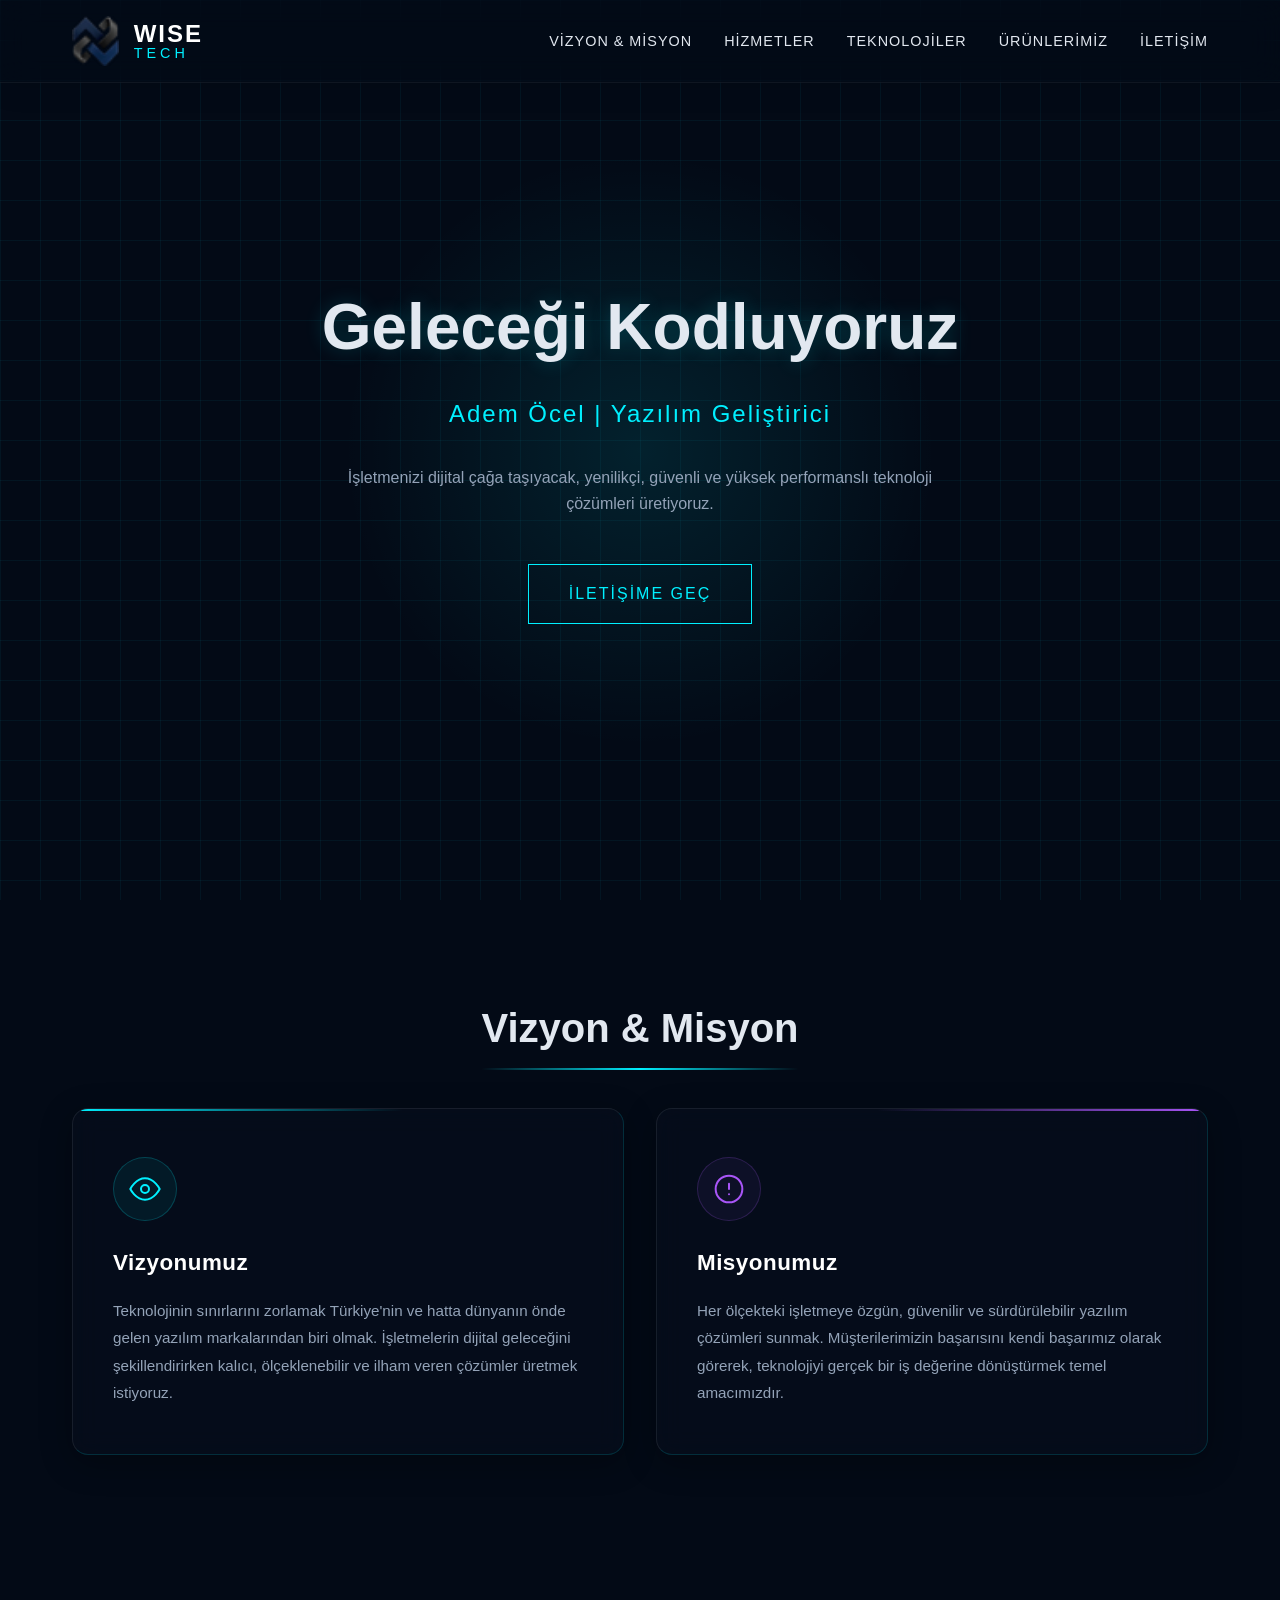
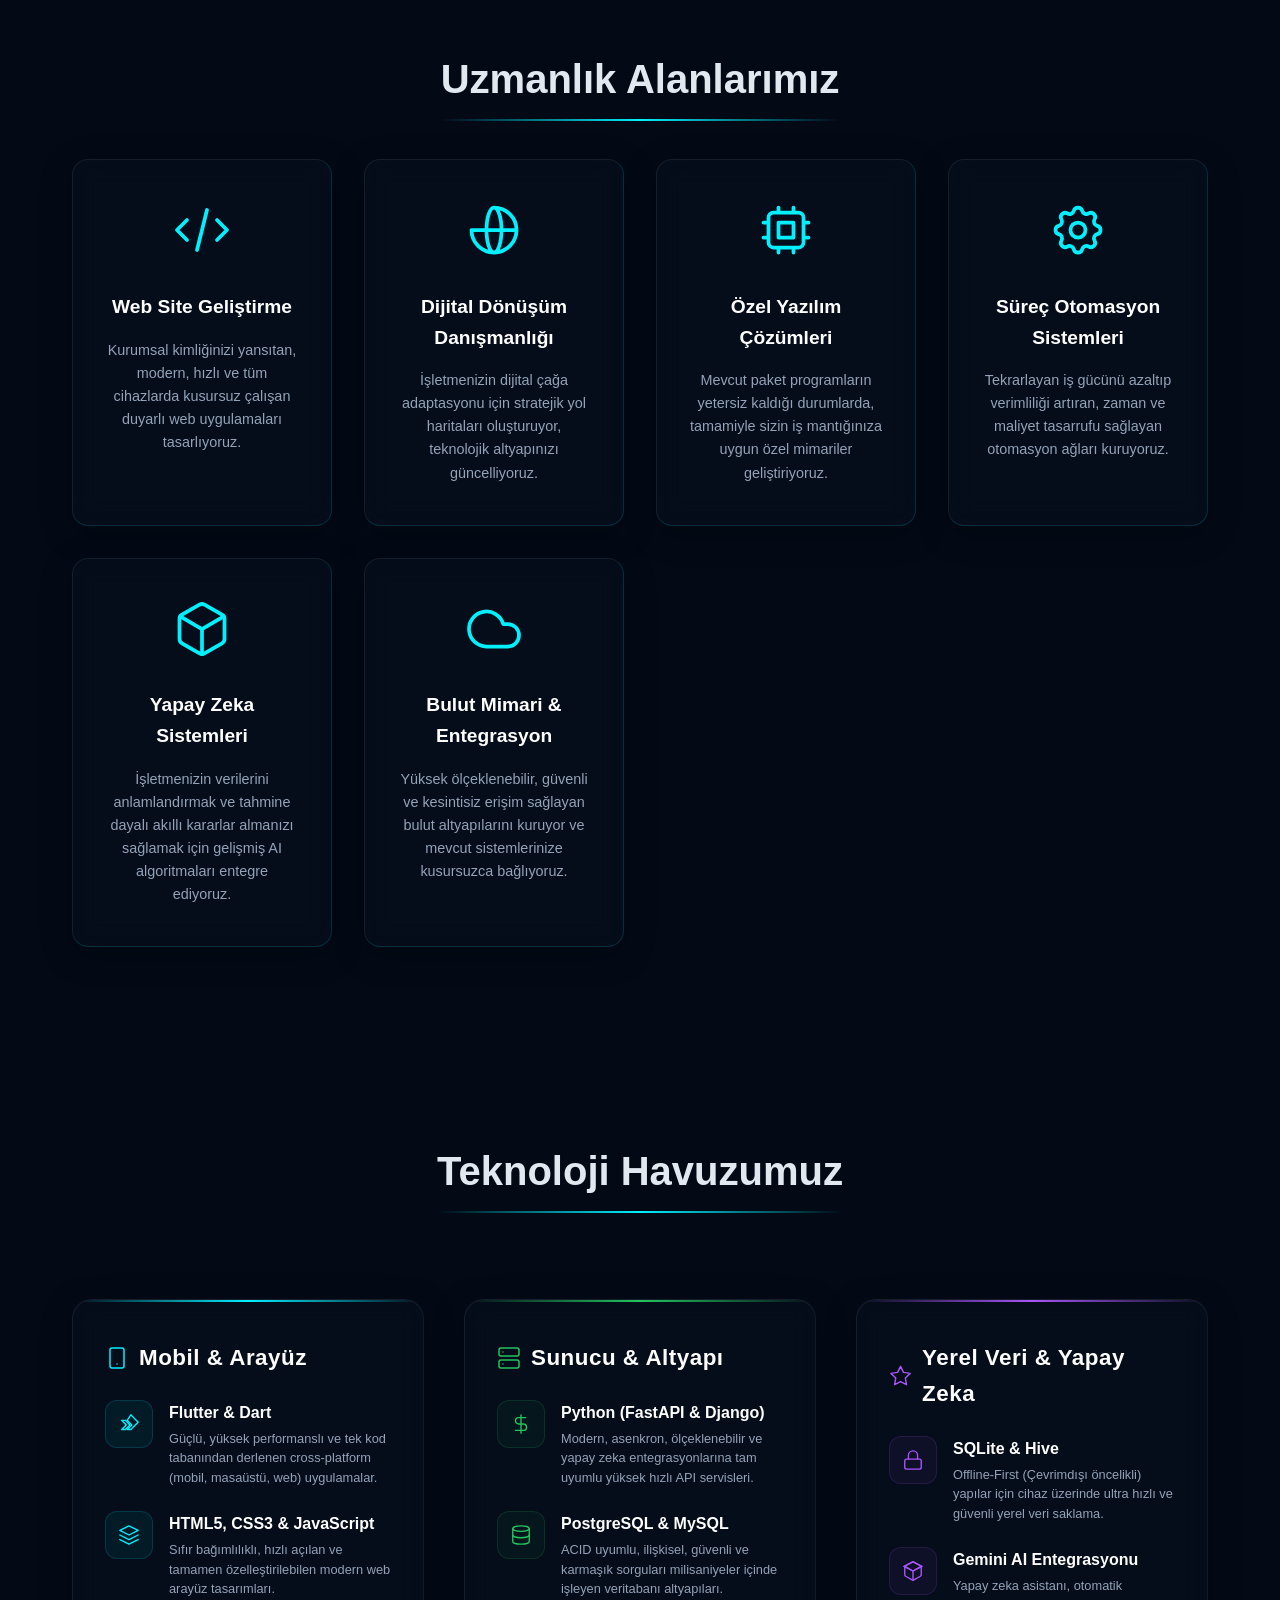
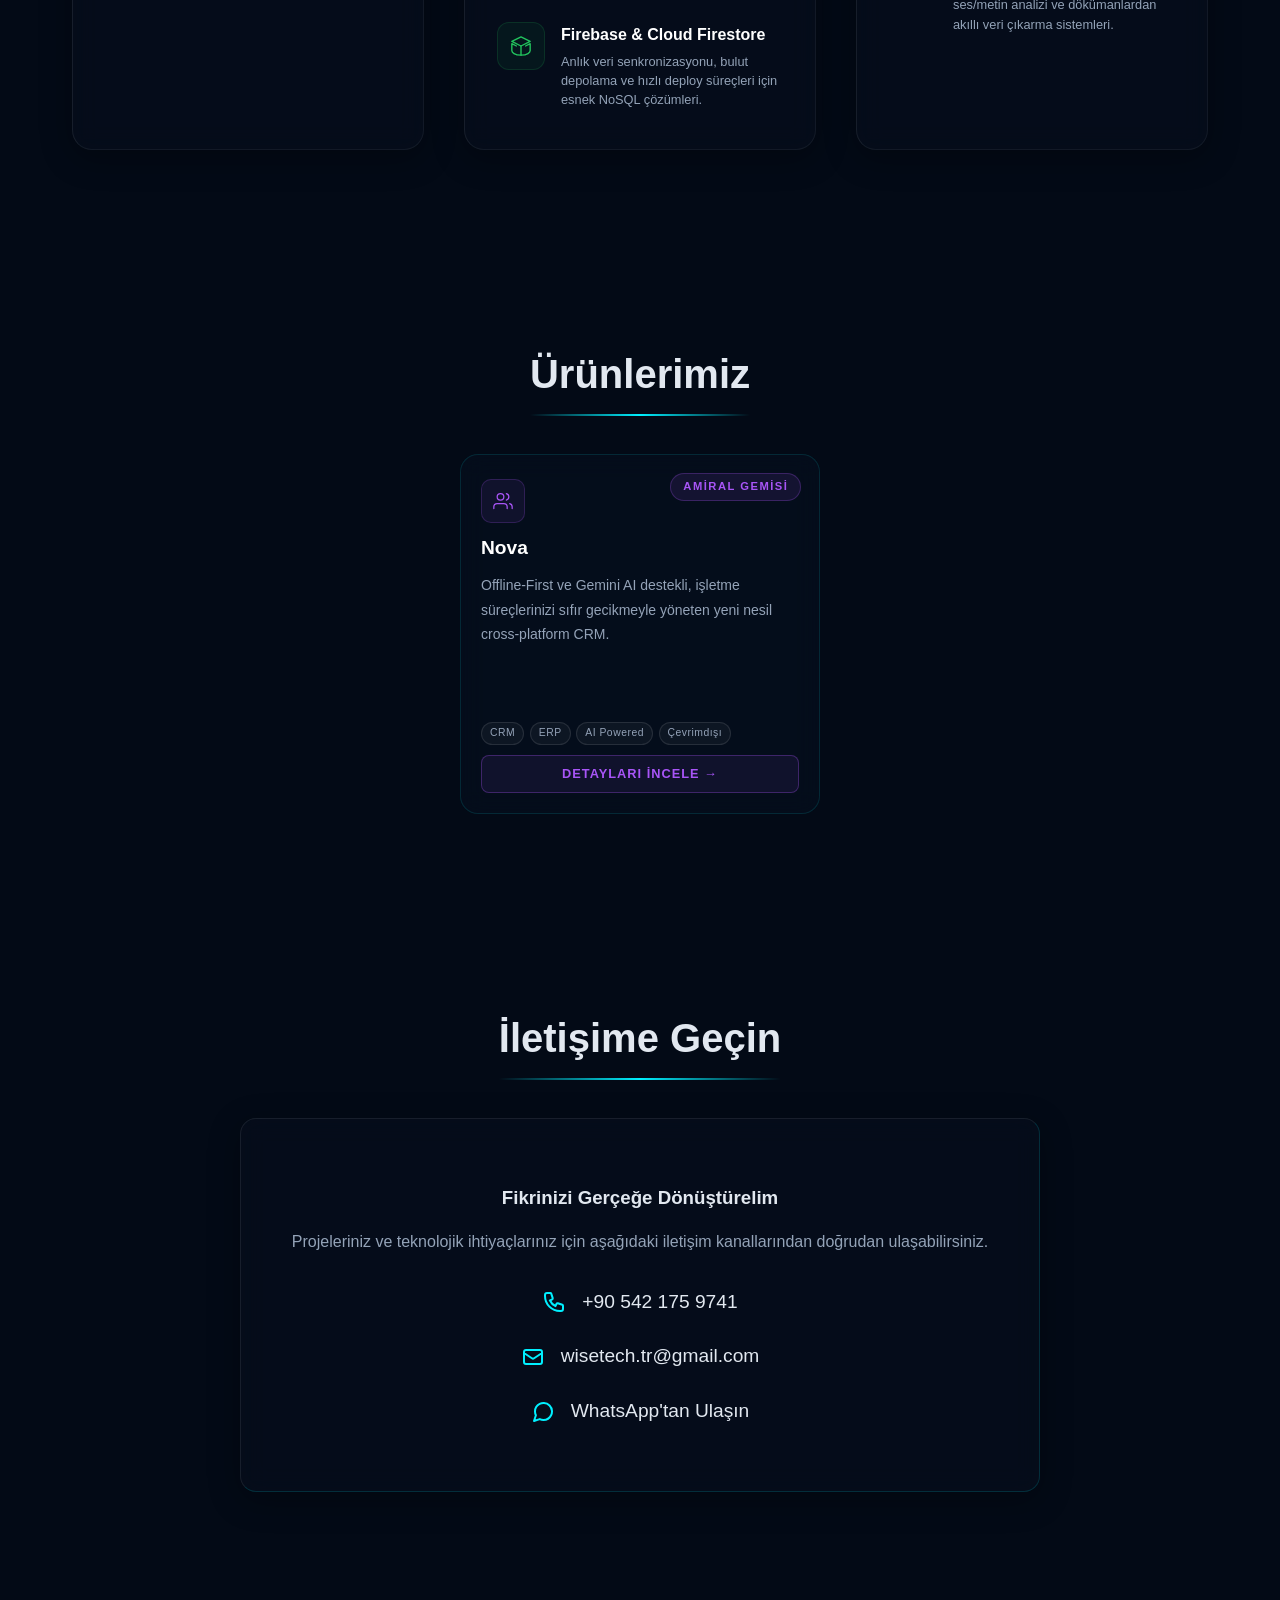
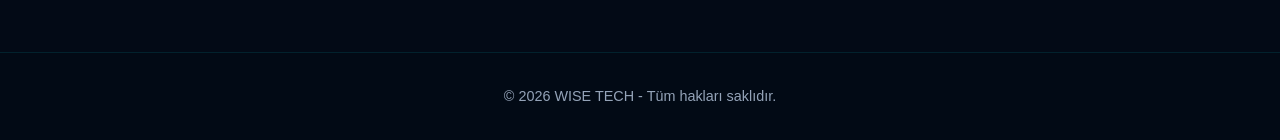
<file: index.html>
<!DOCTYPE html>
<html lang="tr">
<head>
    <meta charset="UTF-8">
    <meta name="viewport" content="width=device-width, initial-scale=1.0">
    <title>WISE TECH | Adem Öcel - Yazılım Geliştirici</title>
    <meta name="description" content="Wise Tech ile işletmenizi dijital çağa taşıyacak, yenilikçi, güvenli ve yüksek performanslı teknoloji çözümleri üretiyoruz. Adem Öcel - Yazılım Geliştirici.">
    <meta name="keywords" content="yazılım, web geliştirme, dijital dönüşüm, özel yazılım, flutter, yapay zeka, crm, adem öcel, wise tech">
    <meta name="author" content="WISE TECH">
    <meta name="robots" content="index, follow">
    <link rel="canonical" href="https://wisetech.com.tr/">
    <link rel="icon" type="image/png" href="logo.png">
    <link rel="apple-touch-icon" href="logo.png">
    
    <!-- Open Graph Meta Tags -->
    <meta property="og:title" content="WISE TECH | Adem Öcel - Yazılım Geliştirici">
    <meta property="og:description" content="İşletmenizi dijital çağa taşıyacak yenilikçi teknoloji çözümleri.">
    <meta property="og:type" content="website">
    <meta property="og:url" content="https://wisetech.com.tr/">
    <meta property="og:image" content="https://wisetech.com.tr/logo.png">
    <link rel="stylesheet" href="style.css">
</head>
<body>

    <!-- Üst Navigasyon -->
    <header>
        <nav>
            <a href="#" class="logo">
                <!-- Logoyu kullanmak için görseli "logo.png" adıyla index.html ile aynı klasöre yerleştirin -->
                <img src="logo.png" alt="Wise Tech Logo" class="logo-img" onerror="this.onerror=null; this.src='data:image/svg+xml;utf8,<svg xmlns=\'http://www.w3.org/2000/svg\' viewBox=\'0 0 100 100\'><path d=\'M25 50 L50 25 L75 50 L60 65 L50 55 L40 65 Z\' fill=\'%231c2e4a\'/><path d=\'M75 50 L50 75 L25 50 L40 35 L50 45 L60 35 Z\' fill=\'%23111\'/></svg>'">
                <div class="logo-text">WISE <span>TECH</span></div>
            </a>
            <ul class="nav-links">
                <li><a href="#vizyon">Vizyon & Misyon</a></li>
                <li><a href="#hizmetler">Hizmetler</a></li>
                <li><a href="#teknolojiler">Teknolojiler</a></li>
                <li><a href="#urunler">Ürünlerimiz</a></li>
                <li><a href="#iletisim">İletişim</a></li>
            </ul>
        </nav>
    </header>

    <!-- Ana Ekran (Hero) -->
    <section class="hero" id="home">
        <h1>Geleceği Kodluyoruz</h1>
        <h2>Adem Öcel | Yazılım Geliştirici</h2>
        <p>İşletmenizi dijital çağa taşıyacak, yenilikçi, güvenli ve yüksek performanslı teknoloji çözümleri üretiyoruz.</p>
        <a href="#iletisim" class="btn">İletişime Geç</a>
    </section>

    <!-- Vizyon & Misyon -->
    <section class="section" id="vizyon">
        <h2 class="section-title">Vizyon & Misyon</h2>

        <div class="vm-grid">
            <!-- Vizyonumuz -->
            <div class="vm-card vm-card--vision">
                <div class="vm-icon-wrap">
                    <svg class="vm-icon" viewBox="0 0 24 24">
                        <path d="M1 12s4-8 11-8 11 8 11 8-4 8-11 8-11-8-11-8z"/>
                        <circle cx="12" cy="12" r="3"/>
                    </svg>
                </div>
                <h3>Vizyonumuz</h3>
                <p>Teknolojinin sınırlarını zorlamak Türkiye'nin ve hatta dünyanın önde gelen yazılım markalarından biri olmak. İşletmelerin dijital geleceğini şekillendirirken kalıcı, ölçeklenebilir ve ilham veren çözümler üretmek istiyoruz.</p>
            </div>

            <!-- Misyonumuz -->
            <div class="vm-card vm-card--mission">
                <div class="vm-icon-wrap">
                    <svg class="vm-icon" viewBox="0 0 24 24">
                        <circle cx="12" cy="12" r="10"/>
                        <line x1="12" y1="8" x2="12" y2="12"/>
                        <line x1="12" y1="16" x2="12.01" y2="16"/>
                    </svg>
                </div>
                <h3>Misyonumuz</h3>
                <p>Her ölçekteki işletmeye özgün, güvenilir ve sürdürülebilir yazılım çözümleri sunmak. Müşterilerimizin başarısını kendi başarımız olarak görerek, teknolojiyi gerçek bir iş değerine dönüştürmek temel amacımızdır.</p>
            </div>
        </div>
    </section>

    <!-- Hizmetler -->
    <section class="section" id="hizmetler">
        <h2 class="section-title">Uzmanlık Alanlarımız</h2>
        
        <div class="services-grid">
            <!-- Hizmet 1 -->
            <div class="service-card">
                <svg class="service-icon" viewBox="0 0 24 24">
                    <path d="M10 20l4-16m4 4l4 4-4 4M6 16l-4-4 4-4" />
                </svg>
                <h3>Web Site Geliştirme</h3>
                <p>Kurumsal kimliğinizi yansıtan, modern, hızlı ve tüm cihazlarda kusursuz çalışan duyarlı web uygulamaları tasarlıyoruz.</p>
            </div>

            <!-- Hizmet 2 -->
            <div class="service-card">
                <svg class="service-icon" viewBox="0 0 24 24">
                    <path d="M21 12a9 9 0 01-9 9m9-9a9 9 0 00-9-9m9 9H3m9 9a9 9 0 01-9-9m9 9c1.657 0 3-4.03 3-9s-1.343-9-3-9m0 18c-1.657 0-3-4.03-3-9s1.343-9 3-9" />
                </svg>
                <h3>Dijital Dönüşüm Danışmanlığı</h3>
                <p>İşletmenizin dijital çağa adaptasyonu için stratejik yol haritaları oluşturuyor, teknolojik altyapınızı güncelliyoruz.</p>
            </div>

            <!-- Hizmet 3 -->
            <div class="service-card">
                <svg class="service-icon" viewBox="0 0 24 24">
                    <path d="M9 3v2m6-2v2M9 19v2m6-2v2M5 9H3m2 6H3m18-6h-2m2 6h-2M7 19h10a2 2 0 002-2V7a2 2 0 00-2-2H7a2 2 0 00-2 2v10a2 2 0 002 2zM9 9h6v6H9V9z" />
                </svg>
                <h3>Özel Yazılım Çözümleri</h3>
                <p>Mevcut paket programların yetersiz kaldığı durumlarda, tamamiyle sizin iş mantığınıza uygun özel mimariler geliştiriyoruz.</p>
            </div>

            <!-- Hizmet 4 -->
            <div class="service-card">
                <svg class="service-icon" viewBox="0 0 24 24">
                    <path d="M10.325 4.317c.426-1.756 2.924-1.756 3.35 0a1.724 1.724 0 002.573 1.066c1.543-.94 3.31.826 2.37 2.37a1.724 1.724 0 001.065 2.572c1.756.426 1.756 2.924 0 3.35a1.724 1.724 0 00-1.066 2.573c.94 1.543-.826 3.31-2.37 2.37a1.724 1.724 0 00-2.572 1.065c-.426 1.756-2.924 1.756-3.35 0a1.724 1.724 0 00-2.573-1.066c-1.543.94-3.31-.826-2.37-2.37a1.724 1.724 0 00-1.065-2.572c-1.756-.426-1.756-2.924 0-3.35a1.724 1.724 0 001.066-2.573c-.94-1.543.826-3.31 2.37-2.37.996.608 2.296.07 2.572-1.065z" />
                    <path d="M15 12a3 3 0 11-6 0 3 3 0 016 0z" />
                </svg>
                <h3>Süreç Otomasyon Sistemleri</h3>
                <p>Tekrarlayan iş gücünü azaltıp verimliliği artıran, zaman ve maliyet tasarrufu sağlayan otomasyon ağları kuruyoruz.</p>
            </div>

            <!-- Hizmet 5 -->
            <div class="service-card">
                <svg class="service-icon" viewBox="0 0 24 24">
                    <path d="M21 16V8a2 2 0 0 0-1-1.73l-7-4a2 2 0 0 0-2 0l-7 4A2 2 0 0 0 3 8v8a2 2 0 0 0 1 1.73l7 4a2 2 0 0 0 2 0l7-4A2 2 0 0 0 21 16z" />
                    <polyline points="3.27 6.96 12 12.01 20.73 6.96" />
                    <line x1="12" y1="22.08" x2="12" y2="12" />
                </svg>
                <h3>Yapay Zeka Sistemleri</h3>
                <p>İşletmenizin verilerini anlamlandırmak ve tahmine dayalı akıllı kararlar almanızı sağlamak için gelişmiş AI algoritmaları entegre ediyoruz.</p>
            </div>

            <!-- Hizmet 6 -->
            <div class="service-card">
                <svg class="service-icon" viewBox="0 0 24 24">
                    <path d="M17.5 19H9a7 7 0 1 1 6.71-9h1.79a4.5 4.5 0 1 1 0 9Z" />
                </svg>
                <h3>Bulut Mimari & Entegrasyon</h3>
                <p>Yüksek ölçeklenebilir, güvenli ve kesintisiz erişim sağlayan bulut altyapılarını kuruyor ve mevcut sistemlerinize kusursuzca bağlıyoruz.</p>
            </div>
        </div>
    </section>

    <!-- Teknolojilerimiz -->
    <section class="section" id="teknolojiler">
        <h2 class="section-title">Teknoloji Havuzumuz</h2>
        
        <div class="tech-grid">
            <!-- Kategori 1: Mobil & Arayüz -->
            <div class="tech-category-card tech-category-card--ui">
                <h3>
                    <svg viewBox="0 0 24 24">
                        <rect x="5" y="2" width="14" height="20" rx="2" ry="2"></rect>
                        <line x1="12" y1="18" x2="12.01" y2="18"></line>
                    </svg>
                    Mobil & Arayüz
                </h3>
                <div class="tech-list">
                    <!-- Flutter & Dart -->
                    <div class="tech-item">
                        <div class="tech-icon-box">
                            <svg viewBox="0 0 24 24">
                                <polygon points="14 2 22 10 14 18 10 18 15 13 10 8 14 2"></polygon>
                                <polygon points="8 8 13 13 8 18 4 18 9 13 4 8 8 8"></polygon>
                            </svg>
                        </div>
                        <div class="tech-info">
                            <h4>Flutter & Dart</h4>
                            <p>Güçlü, yüksek performanslı ve tek kod tabanından derlenen cross-platform (mobil, masaüstü, web) uygulamalar.</p>
                        </div>
                    </div>
                    <!-- HTML5 / CSS3 / JS -->
                    <div class="tech-item">
                        <div class="tech-icon-box">
                            <svg viewBox="0 0 24 24">
                                <path d="M12 2L2 7l10 5 10-5-10-5z"></path>
                                <path d="M2 17l10 5 10-5"></path>
                                <path d="M2 12l10 5 10-5"></path>
                            </svg>
                        </div>
                        <div class="tech-info">
                            <h4>HTML5, CSS3 & JavaScript</h4>
                            <p>Sıfır bağımlılıklı, hızlı açılan ve tamamen özelleştirilebilen modern web arayüz tasarımları.</p>
                        </div>
                    </div>
                </div>
            </div>

            <!-- Kategori 2: Sunucu & Altyapı -->
            <div class="tech-category-card tech-category-card--server">
                <h3>
                    <svg viewBox="0 0 24 24">
                        <rect x="2" y="2" width="20" height="8" rx="2" ry="2"></rect>
                        <rect x="2" y="14" width="20" height="8" rx="2" ry="2"></rect>
                        <line x1="6" y1="6" x2="6.01" y2="6"></line>
                        <line x1="6" y1="18" x2="6.01" y2="18"></line>
                    </svg>
                    Sunucu & Altyapı
                </h3>
                <div class="tech-list">
                    <!-- Python -->
                    <div class="tech-item">
                        <div class="tech-icon-box">
                            <svg viewBox="0 0 24 24">
                                <path d="M12 2v20M17 5H9.5a3.5 3.5 0 0 0 0 7h5a3.5 3.5 0 0 1 0 7H6"></path>
                            </svg>
                        </div>
                        <div class="tech-info">
                            <h4>Python (FastAPI & Django)</h4>
                            <p>Modern, asenkron, ölçeklenebilir ve yapay zeka entegrasyonlarına tam uyumlu yüksek hızlı API servisleri.</p>
                        </div>
                    </div>
                    <!-- PostgreSQL / MySQL -->
                    <div class="tech-item">
                        <div class="tech-icon-box">
                            <svg viewBox="0 0 24 24">
                                <ellipse cx="12" cy="5" rx="9" ry="3"></ellipse>
                                <path d="M21 12c0 1.66-4 3-9 3s-9-1.34-9-3"></path>
                                <path d="M3 5v14c0 1.66 4 3 9 3s9-1.34 9-3V5"></path>
                            </svg>
                        </div>
                        <div class="tech-info">
                            <h4>PostgreSQL & MySQL</h4>
                            <p>ACID uyumlu, ilişkisel, güvenli ve karmaşık sorguları milisaniyeler içinde işleyen veritabanı altyapıları.</p>
                        </div>
                    </div>
                    <!-- Firebase & Firestore -->
                    <div class="tech-item">
                        <div class="tech-icon-box">
                            <svg viewBox="0 0 24 24">
                                <path d="M12 2L2 7l10 5 10-5-10-5z"></path>
                                <path d="M12 22V12"></path>
                                <path d="M17 12l5-2.5V17c0 2-3 5-10 5s-10-3-10-5v-7.5l5 2.5"></path>
                            </svg>
                        </div>
                        <div class="tech-info">
                            <h4>Firebase & Cloud Firestore</h4>
                            <p>Anlık veri senkronizasyonu, bulut depolama ve hızlı deploy süreçleri için esnek NoSQL çözümleri.</p>
                        </div>
                    </div>
                </div>
            </div>

            <!-- Kategori 3: Yerel Veri & Yapay Zeka -->
            <div class="tech-category-card tech-category-card--ai">
                <h3>
                    <svg viewBox="0 0 24 24">
                        <polygon points="12 2 15.09 8.26 22 9.27 17 14.14 18.18 21.02 12 17.77 5.82 21.02 7 14.14 2 9.27 8.91 8.26 12 2"></polygon>
                    </svg>
                    Yerel Veri & Yapay Zeka
                </h3>
                <div class="tech-list">
                    <!-- SQLite & Hive -->
                    <div class="tech-item">
                        <div class="tech-icon-box">
                            <svg viewBox="0 0 24 24">
                                <rect x="3" y="11" width="18" height="11" rx="2" ry="2"></rect>
                                <path d="M7 11V7a5 5 0 0 1 10 0v4"></path>
                            </svg>
                        </div>
                        <div class="tech-info">
                            <h4>SQLite & Hive</h4>
                            <p>Offline-First (Çevrimdışı öncelikli) yapılar için cihaz üzerinde ultra hızlı ve güvenli yerel veri saklama.</p>
                        </div>
                    </div>
                    <!-- Gemini AI -->
                    <div class="tech-item">
                        <div class="tech-icon-box">
                            <svg viewBox="0 0 24 24">
                                <path d="M12 2L2 7l10 5 10-5-10-5z"></path>
                                <path d="M21 16V8a2 2 0 0 0-1-1.73l-7-4a2 2 0 0 0-2 0l-7 4A2 2 0 0 0 3 8v8a2 2 0 0 0 1 1.73l7 4a2 2 0 0 0 2 0l7-4A2 2 0 0 0 21 16z"></path>
                                <polyline points="3.27 6.96 12 12.01 20.73 6.96"></polyline>
                                <line x1="12" y1="22.08" x2="12" y2="12"></line>
                            </svg>
                        </div>
                        <div class="tech-info">
                            <h4>Gemini AI Entegrasyonu</h4>
                            <p>Yapay zeka asistanı, otomatik ses/metin analizi ve dökümanlardan akıllı veri çıkarma sistemleri.</p>
                        </div>
                    </div>
                </div>
            </div>
        </div>
    </section>

    <!-- Ürünlerimiz -->
    <section class="section" id="urunler">
        <h2 class="section-title">Ürünlerimiz</h2>

        <div class="products-grid">
            <!-- Nova Sadeleştirilmiş Kart -->
            <a href="urunlerimiz/nova/" class="product-card-link">
                <div class="product-card product-card--square">
                    <span class="product-badge product-badge--ai">Amiral Gemisi</span>
                    
                    <div class="product-icon-wrap product-icon-wrap--ai">
                        <svg viewBox="0 0 24 24" fill="none" stroke="currentColor" stroke-width="1.5" stroke-linecap="round" stroke-linejoin="round">
                            <path d="M17 21v-2a4 4 0 0 0-4-4H5a4 4 0 0 0-4 4v2"/><circle cx="9" cy="7" r="4"/>
                            <path d="M23 21v-2a4 4 0 0 0-3-3.87"/><path d="M16 3.13a4 4 0 0 1 0 7.75"/>
                        </svg>
                    </div>
                    
                    <h3>Nova</h3>
                    
                    <p>Offline-First ve Gemini AI destekli, işletme süreçlerinizi sıfır gecikmeyle yöneten yeni nesil cross-platform CRM.</p>
                    
                    <div class="product-tags">
                        <span>CRM</span>
                        <span>ERP</span>
                        <span>AI Powered</span>
                        <span>Çevrimdışı</span>
                    </div>
                    
                    <span class="product-btn product-btn--ai">Detayları İncele →</span>
                </div>
            </a>
        </div>

    </section>

    <!-- İletişim -->
    <section class="section" id="iletisim">
        <h2 class="section-title">İletişime Geçin</h2>
        
        <div class="contact-container">
            <h3>Fikrinizi Gerçeğe Dönüştürelim</h3>
            <p style="color: var(--text-muted); margin-top: 1rem;">Projeleriniz ve teknolojik ihtiyaçlarınız için aşağıdaki iletişim kanallarından doğrudan ulaşabilirsiniz.</p>
            
            <div class="contact-info">
                <!-- Telefon -->
                <div class="contact-item">
                    <svg class="contact-icon" viewBox="0 0 24 24">
                        <path d="M3 5a2 2 0 012-2h3.28a1 1 0 01.948.684l1.498 4.493a1 1 0 01-.502 1.21l-2.257 1.13a11.042 11.042 0 005.516 5.516l1.13-2.257a1 1 0 011.21-.502l4.493 1.498a1 1 0 01.684.949V19a2 2 0 01-2 2h-1C9.716 21 3 14.284 3 6V5z" />
                    </svg>
                    <a href="tel:+905421759741">+90 542 175 9741</a>
                </div>

                <!-- E-Posta -->
                <div class="contact-item">
                    <svg class="contact-icon" viewBox="0 0 24 24">
                        <path d="M3 8l7.89 5.26a2 2 0 002.22 0L21 8M5 19h14a2 2 0 002-2V7a2 2 0 00-2-2H5a2 2 0 00-2 2v10a2 2 0 002 2z" />
                    </svg>
                    <a href="mailto:wisetech.tr@gmail.com">wisetech.tr@gmail.com</a>
                </div>

                <!-- WhatsApp -->
                <div class="contact-item">
                    <svg class="contact-icon" viewBox="0 0 24 24" stroke-linejoin="round" stroke-linecap="round">
                        <path d="M21 11.5a8.38 8.38 0 0 1-.9 3.8 8.5 8.5 0 0 1-7.6 4.7 8.38 8.38 0 0 1-3.8-.9L3 21l1.9-5.7a8.38 8.38 0 0 1-.9-3.8 8.5 8.5 0 0 1 4.7-7.6 8.38 8.38 0 0 1 3.8-.9h.5a8.48 8.48 0 0 1 8 8v.5z" />
                    </svg>
                    <a href="https://wa.me/905421759741" target="_blank">WhatsApp'tan Ulaşın</a>
                </div>
            </div>
        </div>
    </section>

    <!-- Alt Bilgi -->
    <footer>
        <p>&copy; 2026 WISE TECH - Tüm hakları saklıdır.</p>
    </footer>

    <script src="script.js"></script>
</body>
</html>
</file>
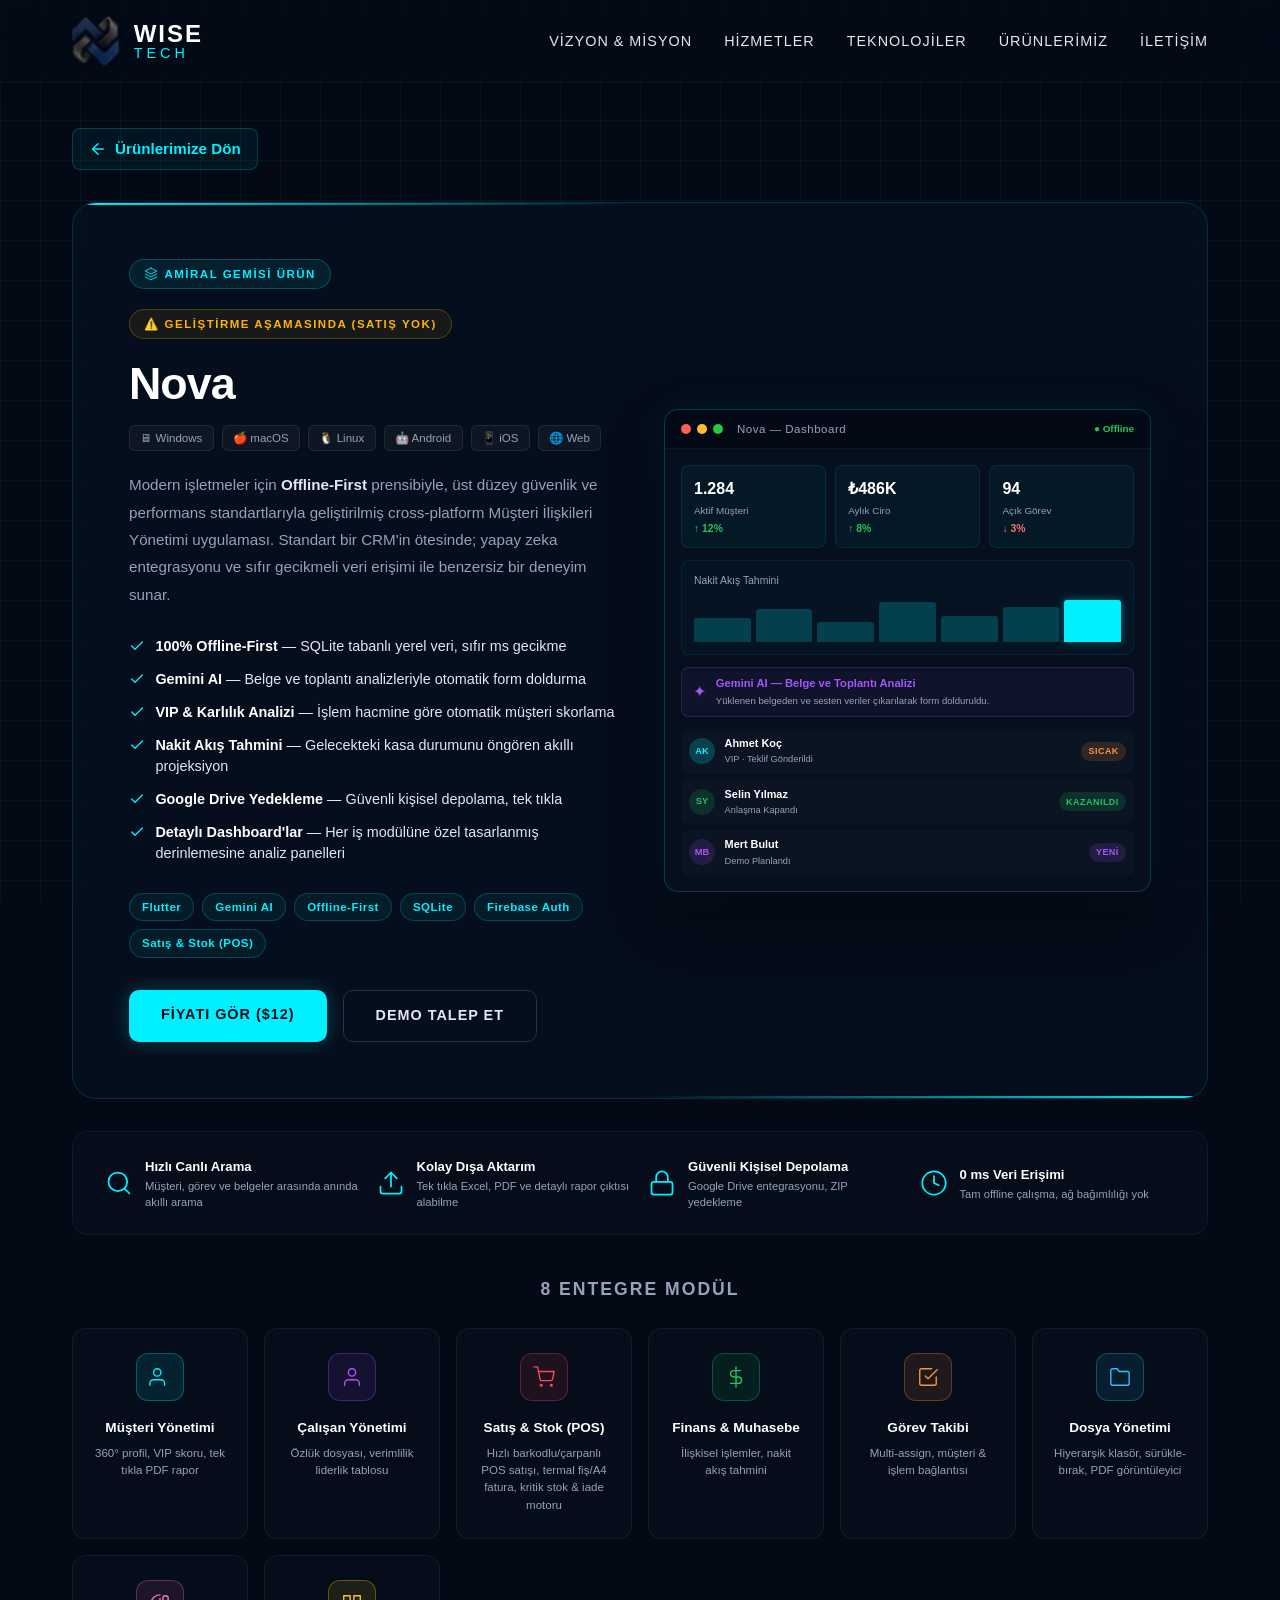
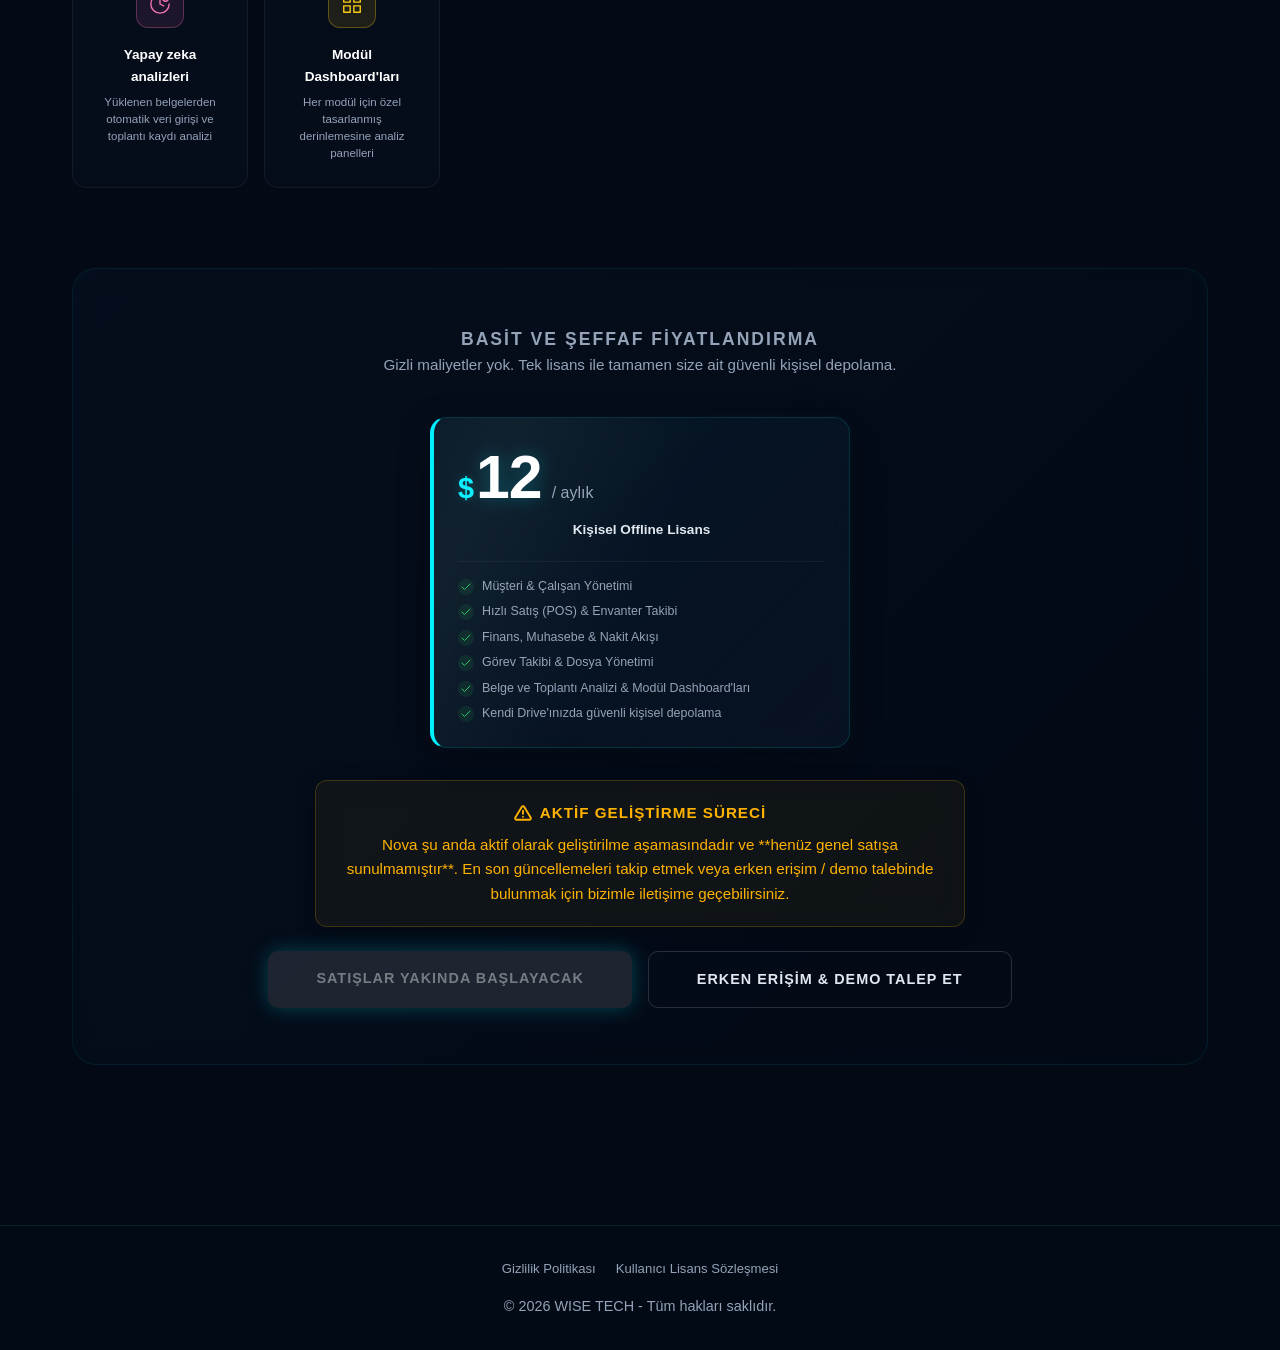
<file: urunlerimiz/nova/index.html>
<!DOCTYPE html>
<html lang="tr">
<head>
    <meta charset="UTF-8">
    <meta name="viewport" content="width=device-width, initial-scale=1.0">
    <title>Nova | WISE TECH Kurumsal Çözümler</title>
    <meta name="description" content="Nova, Offline-First prensibiyle geliştirilmiş, sıfır gecikmeli, Gemini AI destekli yeni nesil cross-platform Müşteri İlişkileri Yönetimi uygulamasıdır.">
    <meta name="keywords" content="crm, müşteri ilişkileri yönetimi, offline crm, flutter crm, yapay zeka crm, nova, wise tech">
    <meta name="author" content="WISE TECH">
    <meta name="robots" content="index, follow">
    <link rel="canonical" href="https://wisetech.com.tr/urunlerimiz/nova/">
    <link rel="icon" type="image/png" href="../../logo.png">
    <link rel="apple-touch-icon" href="../../logo.png">
    
    <!-- Open Graph Meta Tags -->
    <meta property="og:title" content="Nova | WISE TECH Kurumsal Çözümler">
    <meta property="og:description" content="Offline-First ve Gemini AI destekli, sıfır gecikmeli yeni nesil çözüm.">
    <meta property="og:type" content="website">
    <meta property="og:url" content="https://wisetech.com.tr/urunlerimiz/nova/">
    <meta property="og:image" content="https://wisetech.com.tr/logo.png">
    <link rel="stylesheet" href="../../style.css">
    <style>
        /* Nova CRM Sayfasına Özel Ek Stiller */
        .back-btn-wrap {
            max-width: 1200px;
            margin: 8rem auto 0 auto;
            padding: 0 2rem;
        }
        
        .back-btn {
            display: inline-flex;
            align-items: center;
            gap: 8px;
            color: var(--neon-blue);
            text-decoration: none;
            font-size: 0.95rem;
            font-weight: 600;
            transition: all 0.3s ease;
            padding: 0.5rem 1rem;
            background: rgba(0, 240, 255, 0.05);
            border: 1px solid rgba(0, 240, 255, 0.2);
            border-radius: 8px;
        }
        
        .back-btn:hover {
            background: var(--neon-blue);
            color: var(--bg-dark);
            box-shadow: 0 0 15px var(--neon-blue-glow);
            transform: translateX(-4px);
        }
        
        .back-btn svg {
            width: 18px;
            height: 18px;
            stroke: currentColor;
            fill: none;
            stroke-width: 2;
            transition: transform 0.3s ease;
        }

        .nova-detail-section {
            padding-top: 2rem;
        }

        /* Mockup hover durumunu sayfa açıldığında daha stabil tutmak için varsayılanı rotate yapabiliriz */
        .nova-product-card .nova-screen {
            transform: none; /* Standart sayfada sabit durması daha profesyonel */
        }

        /* Fiyat Kartı Sarmalayıcısı */
        .nova-price-wrapper {
            display: flex;
            justify-content: center;
            width: 100%;
            margin: 2rem 0;
        }

        /* Fiyat Kartı Tasarımı */
        .nova-price-card {
            background: linear-gradient(135deg, rgba(0, 240, 255, 0.04) 0%, rgba(10, 21, 38, 0.7) 100%);
            border: 1px solid rgba(0, 240, 255, 0.15);
            border-left: 4px solid var(--neon-blue);
            border-radius: 16px;
            padding: 1.5rem;
            margin: 0;
            backdrop-filter: blur(12px);
            box-shadow: 0 8px 32px rgba(0, 0, 0, 0.3), 0 0 15px rgba(0, 240, 255, 0.03);
            max-width: 420px;
            width: 100%;
            position: relative;
            overflow: hidden;
            transition: all 0.4s cubic-bezier(0.165, 0.84, 0.44, 1);
            display: flex;
            flex-direction: column;
        }
        
        .nova-price-card:hover {
            border-color: rgba(0, 240, 255, 0.35);
            box-shadow: 0 12px 40px rgba(0, 0, 0, 0.4), 0 0 25px rgba(0, 240, 255, 0.08);
            transform: translateY(-2px);
        }

        /* Işık yansıması efekti */
        .nova-price-card::before {
            content: '';
            position: absolute;
            top: 0;
            left: -50%;
            width: 100%;
            height: 100%;
            background: linear-gradient(
                90deg,
                transparent,
                rgba(255, 255, 255, 0.05),
                transparent
            );
            transform: skewX(-25deg);
            transition: 0.75s;
        }

        .nova-price-card:hover::before {
            left: 125%;
        }
        
        .npc-header {
            display: flex;
            justify-content: space-between;
            align-items: center;
            margin-bottom: 1.25rem;
        }
        
        .npc-badge {
            background: rgba(0, 240, 255, 0.08);
            border: 1px solid rgba(0, 240, 255, 0.2);
            color: var(--neon-blue);
            font-size: 0.7rem;
            font-weight: 700;
            letter-spacing: 1.5px;
            padding: 4px 8px;
            border-radius: 6px;
            display: flex;
            align-items: center;
            gap: 6px;
            text-transform: uppercase;
        }

        .npc-dot {
            width: 6px;
            height: 6px;
            background-color: var(--neon-blue);
            border-radius: 50%;
            box-shadow: 0 0 8px var(--neon-blue);
            animation: pulse 1.5s infinite alternate;
        }

        @keyframes pulse {
            0% { transform: scale(0.8); opacity: 0.5; }
            100% { transform: scale(1.2); opacity: 1; }
        }
        
        .npc-tag {
            display: flex;
            align-items: center;
            gap: 6px;
            font-size: 0.78rem;
            color: var(--text-muted);
            font-weight: 500;
        }

        .npc-tag svg {
            color: var(--neon-blue);
        }
        
        .npc-price {
            display: flex;
            align-items: baseline;
            gap: 2px;
            margin-bottom: 0.5rem;
        }
        
        .npc-currency {
            font-size: 1.8rem;
            font-weight: 700;
            color: var(--neon-blue);
            text-shadow: 0 0 10px rgba(0, 240, 255, 0.2);
        }
        
        .npc-amount {
            font-size: 3.8rem;
            font-weight: 900;
            color: #fff;
            line-height: 0.9;
            text-shadow: 0 0 20px rgba(0, 240, 255, 0.3);
            letter-spacing: -1px;
        }
        
        .npc-period {
            font-size: 1rem;
            color: var(--text-muted);
            margin-left: 8px;
            font-weight: 500;
        }
        
        .npc-note {
            font-size: 0.85rem;
            color: var(--text-main);
            font-weight: 600;
            margin-bottom: 1.25rem;
        }
        
        .npc-features {
            border-top: 1px solid rgba(255, 255, 255, 0.05);
            padding-top: 1rem;
            display: flex;
            flex-direction: column;
            gap: 8px;
        }
        
        .npc-feat-item {
            display: flex;
            align-items: center;
            gap: 8px;
            font-size: 0.78rem;
            color: var(--text-muted);
            line-height: 1.4;
        }

        .npc-feat-item svg {
            color: #22c55e;
            flex-shrink: 0;
            background: rgba(34, 197, 94, 0.1);
            border-radius: 50%;
            padding: 2px;
            width: 16px;
            height: 16px;
        }

        /* Fiyatlandırma Bölümü Stilleri */
        .nova-pricing-section {
            margin-top: 5rem;
            text-align: center;
            padding: 3.5rem 2rem;
            background: linear-gradient(135deg, rgba(10, 21, 38, 0.4) 0%, rgba(3, 10, 22, 0.6) 100%);
            border: 1px solid rgba(0, 240, 255, 0.08);
            border-radius: 24px;
            backdrop-filter: blur(12px);
            box-shadow: inset 0 0 20px rgba(0, 240, 255, 0.02);
        }
        
        .nova-pricing-subtitle {
            color: var(--text-muted);
            font-size: 0.95rem;
            margin-top: -0.5rem;
            margin-bottom: 2.5rem;
        }
    </style>
</head>
<body>

    <!-- Üst Navigasyon -->
    <header>
        <nav>
            <a href="../../index.html" class="logo">
                <img src="../../logo.png" alt="Wise Tech Logo" class="logo-img" onerror="this.onerror=null; this.src='data:image/svg+xml;utf8,<svg xmlns=\'http://www.w3.org/2000/svg\' viewBox=\'0 0 100 100\'><path d=\'M25 50 L50 25 L75 50 L60 65 L50 55 L40 65 Z\' fill=\'%231c2e4a\'/><path d=\'M75 50 L50 75 L25 50 L40 35 L50 45 L60 35 Z\' fill=\'%23111\'/></svg>'">
                <div class="logo-text">WISE <span>TECH</span></div>
            </a>
            <ul class="nav-links">
                <li><a href="../../index.html#vizyon">Vizyon & Misyon</a></li>
                <li><a href="../../index.html#hizmetler">Hizmetler</a></li>
                <li><a href="../../index.html#teknolojiler">Teknolojiler</a></li>
                <li><a href="../../index.html#urunler">Ürünlerimiz</a></li>
                <li><a href="../../index.html#iletisim">İletişim</a></li>
            </ul>
        </nav>
    </header>

    <!-- Geri Dön Butonu -->
    <div class="back-btn-wrap">
        <a href="../../index.html#urunler" class="back-btn">
            <svg viewBox="0 0 24 24" stroke-linecap="round" stroke-linejoin="round">
                <line x1="19" y1="12" x2="5" y2="12"></line>
                <polyline points="12 19 5 12 12 5"></polyline>
            </svg>
            Ürünlerimize Dön
        </a>
    </div>

    <!-- Ürün Detay Bölümü -->
    <section class="section nova-detail-section" id="urun-detay">
        
        <!-- ── Ana Hero Kart ── -->
        <div class="nova-product-card">

            <!-- Sol: Bilgi paneli -->
            <div class="nova-info">
                <div class="nova-badge">
                    <svg viewBox="0 0 24 24" fill="none" stroke="currentColor" stroke-width="1.5" stroke-linecap="round" stroke-linejoin="round" width="14" height="14">
                        <path d="M12 2L2 7l10 5 10-5-10-5z"/><path d="M2 17l10 5 10-5"/><path d="M2 12l10 5 10-5"/>
                    </svg>
                    Amiral Gemisi Ürün
                </div>
                <div class="nova-badge" style="color: #ffb300; background: rgba(255, 179, 0, 0.08); border-color: rgba(255, 179, 0, 0.25);">
                    ⚠️ Geliştirme Aşamasında (Satış Yok)
                </div>

                <h3>Nova</h3>

                <div class="nova-platforms">
                    <span title="Windows">🖥 Windows</span>
                    <span title="macOS">🍎 macOS</span>
                    <span title="Linux">🐧 Linux</span>
                    <span title="Android">🤖 Android</span>
                    <span title="iOS">📱 iOS</span>
                    <span title="Web">🌐 Web</span>
                </div>

                <p class="nova-desc">Modern işletmeler için <strong>Offline-First</strong> prensibiyle, üst düzey güvenlik ve performans standartlarıyla geliştirilmiş cross-platform Müşteri İlişkileri Yönetimi uygulaması. Standart bir CRM'in ötesinde; yapay zeka entegrasyonu ve sıfır gecikmeli veri erişimi ile benzersiz bir deneyim sunar.</p>

                <ul class="nova-features">
                    <li>
                        <svg viewBox="0 0 24 24" fill="none" stroke="currentColor" stroke-width="2" stroke-linecap="round" stroke-linejoin="round"><polyline points="20 6 9 17 4 12"/></svg>
                        <span><strong>100% Offline-First</strong> — SQLite tabanlı yerel veri, sıfır ms gecikme</span>
                    </li>
                    <li>
                        <svg viewBox="0 0 24 24" fill="none" stroke="currentColor" stroke-width="2" stroke-linecap="round" stroke-linejoin="round"><polyline points="20 6 9 17 4 12"/></svg>
                        <span><strong>Gemini AI</strong> — Belge ve toplantı analizleriyle otomatik form doldurma</span>
                    </li>
                    <li>
                        <svg viewBox="0 0 24 24" fill="none" stroke="currentColor" stroke-width="2" stroke-linecap="round" stroke-linejoin="round"><polyline points="20 6 9 17 4 12"/></svg>
                        <span><strong>VIP & Karlılık Analizi</strong> — İşlem hacmine göre otomatik müşteri skorlama</span>
                    </li>
                    <li>
                        <svg viewBox="0 0 24 24" fill="none" stroke="currentColor" stroke-width="2" stroke-linecap="round" stroke-linejoin="round"><polyline points="20 6 9 17 4 12"/></svg>
                        <span><strong>Nakit Akış Tahmini</strong> — Gelecekteki kasa durumunu öngören akıllı projeksiyon</span>
                    </li>
                    <li>
                        <svg viewBox="0 0 24 24" fill="none" stroke="currentColor" stroke-width="2" stroke-linecap="round" stroke-linejoin="round"><polyline points="20 6 9 17 4 12"/></svg>
                        <span><strong>Google Drive Yedekleme</strong> — Güvenli kişisel depolama, tek tıkla</span>
                    </li>
                    <li>
                        <svg viewBox="0 0 24 24" fill="none" stroke="currentColor" stroke-width="2" stroke-linecap="round" stroke-linejoin="round"><polyline points="20 6 9 17 4 12"/></svg>
                        <span><strong>Detaylı Dashboard'lar</strong> — Her iş modülüne özel tasarlanmış derinlemesine analiz panelleri</span>
                    </li>
                </ul>

                <div class="nova-tags">
                    <span>Flutter</span><span>Gemini AI</span><span>Offline-First</span>
                    <span>SQLite</span><span>Firebase Auth</span><span>Satış & Stok (POS)</span>
                </div>
                <div class="nova-actions">
                    <a href="#fiyatlandirma" class="nova-btn-primary">Fiyatı Gör ($12)</a>
                    <a href="../../index.html#iletisim" class="nova-btn-secondary">Demo Talep Et</a>
                </div>
            </div>

            <!-- Sağ: Mockup ekran -->
            <div class="nova-visual">
                <div class="nova-screen">
                    <div class="ns-topbar">
                        <span class="ns-dot" style="background:#ff5f57"></span>
                        <span class="ns-dot" style="background:#febc2e"></span>
                        <span class="ns-dot" style="background:#28c840"></span>
                        <span class="ns-title">Nova — Dashboard</span>
                        <span class="ns-offline-badge">● Offline</span>
                    </div>
                    <div class="ns-body">
                        <div class="ns-stats">
                            <div class="ns-stat">
                                <span class="ns-stat-val">1.284</span>
                                <span class="ns-stat-lbl">Aktif Müşteri</span>
                                <span class="ns-stat-up">↑ 12%</span>
                            </div>
                            <div class="ns-stat">
                                <span class="ns-stat-val">₺486K</span>
                                <span class="ns-stat-lbl">Aylık Ciro</span>
                                <span class="ns-stat-up">↑ 8%</span>
                            </div>
                            <div class="ns-stat">
                                <span class="ns-stat-val">94</span>
                                <span class="ns-stat-lbl">Açık Görev</span>
                                <span class="ns-stat-down">↓ 3%</span>
                            </div>
                        </div>
                        <div class="ns-chart">
                            <div class="ns-bar-label">Nakit Akış Tahmini</div>
                            <div class="ns-bars">
                                <div class="ns-bar" style="--h:55%"></div>
                                <div class="ns-bar" style="--h:75%"></div>
                                <div class="ns-bar" style="--h:45%"></div>
                                <div class="ns-bar" style="--h:90%"></div>
                                <div class="ns-bar" style="--h:60%"></div>
                                <div class="ns-bar" style="--h:80%"></div>
                                <div class="ns-bar ns-bar--active" style="--h:95%"></div>
                            </div>
                        </div>
                        <div class="ns-ai-row">
                            <span class="ns-ai-icon">✦</span>
                            <div class="ns-ai-text">
                                <span>Gemini AI — Belge ve Toplantı Analizi</span>
                                <small>Yüklenen belgeden ve sesten veriler çıkarılarak form dolduruldu.</small>
                            </div>
                        </div>
                        <div class="ns-list">
                            <div class="ns-list-row">
                                <span class="ns-avatar" style="background:rgba(0,240,255,0.2);color:var(--neon-blue)">AK</span>
                                <div class="ns-list-info"><b>Ahmet Koç</b><small>VIP · Teklif Gönderildi</small></div>
                                <span class="ns-pill ns-pill--warm">Sıcak</span>
                            </div>
                            <div class="ns-list-row">
                                <span class="ns-avatar" style="background:rgba(34,197,94,0.15);color:#22c55e">SY</span>
                                <div class="ns-list-info"><b>Selin Yılmaz</b><small>Anlaşma Kapandı</small></div>
                                <span class="ns-pill ns-pill--won">Kazanıldı</span>
                            </div>
                            <div class="ns-list-row">
                                <span class="ns-avatar" style="background:rgba(168,85,247,0.15);color:#a855f7">MB</span>
                                <div class="ns-list-info"><b>Mert Bulut</b><small>Demo Planlandı</small></div>
                                <span class="ns-pill ns-pill--new">Yeni</span>
                            </div>
                        </div>
                    </div>
                </div>
            </div>
        </div>

        <!-- ── Güvenlik & UI Şeridi ── -->
        <div class="nova-highlights">
            <div class="nova-hl-item">
                <svg viewBox="0 0 24 24" fill="none" stroke="currentColor" stroke-width="1.5" stroke-linecap="round" stroke-linejoin="round">
                    <circle cx="11" cy="11" r="8"></circle>
                    <line x1="21" y1="21" x2="16.65" y2="16.65"></line>
                </svg>
                <div><strong>Hızlı Canlı Arama</strong><small>Müşteri, görev ve belgeler arasında anında akıllı arama</small></div>
            </div>
            <div class="nova-hl-item">
                <svg viewBox="0 0 24 24" fill="none" stroke="currentColor" stroke-width="1.5" stroke-linecap="round" stroke-linejoin="round">
                    <path d="M21 15v4a2 2 0 0 1-2 2H5a2 2 0 0 1-2-2v-4"></path>
                    <polyline points="17 8 12 3 7 8"></polyline>
                    <line x1="12" y1="3" x2="12" y2="15"></line>
                </svg>
                <div><strong>Kolay Dışa Aktarım</strong><small>Tek tıkla Excel, PDF ve detaylı rapor çıktısı alabilme</small></div>
            </div>
            <div class="nova-hl-item">
                <svg viewBox="0 0 24 24" fill="none" stroke="currentColor" stroke-width="1.5" stroke-linecap="round" stroke-linejoin="round">
                    <rect x="3" y="11" width="18" height="11" rx="2" ry="2"/><path d="M7 11V7a5 5 0 0 1 10 0v4"/>
                </svg>
                <div><strong>Güvenli Kişisel Depolama</strong><small>Google Drive entegrasyonu, ZIP yedekleme</small></div>
            </div>
            <div class="nova-hl-item">
                <svg viewBox="0 0 24 24" fill="none" stroke="currentColor" stroke-width="1.5" stroke-linecap="round" stroke-linejoin="round">
                    <circle cx="12" cy="12" r="10"/><polyline points="12 6 12 12 16 14"/>
                </svg>
                <div><strong>0 ms Veri Erişimi</strong><small>Tam offline çalışma, ağ bağımlılığı yok</small></div>
            </div>
        </div>

        <!-- ── Modüller Grid ── -->
        <div class="nova-modules-wrap">
            <h4 class="nova-modules-title">8 Entegre Modül</h4>
            <div class="nova-modules-grid">

                <div class="nova-module-card">
                    <div class="nm-icon" style="--c:var(--neon-blue)">
                        <svg viewBox="0 0 24 24" fill="none" stroke="currentColor" stroke-width="1.5" stroke-linecap="round" stroke-linejoin="round">
                            <path d="M17 21v-2a4 4 0 0 0-4-4H5a4 4 0 0 0-4 4v2"/><circle cx="9" cy="7" r="4"/>
                        </svg>
                    </div>
                    <h5>Müşteri Yönetimi</h5>
                    <p>360° profil, VIP skoru, tek tıkla PDF rapor</p>
                </div>

                <div class="nova-module-card">
                    <div class="nm-icon" style="--c:#a855f7">
                        <svg viewBox="0 0 24 24" fill="none" stroke="currentColor" stroke-width="1.5" stroke-linecap="round" stroke-linejoin="round">
                            <path d="M20 21v-2a4 4 0 0 0-4-4H8a4 4 0 0 0-4 4v2"/><circle cx="12" cy="7" r="4"/>
                        </svg>
                    </div>
                    <h5>Çalışan Yönetimi</h5>
                    <p>Özlük dosyası, verimlilik liderlik tablosu</p>
                </div>

                <div class="nova-module-card">
                    <div class="nm-icon" style="--c:#ff4757">
                        <svg viewBox="0 0 24 24" fill="none" stroke="currentColor" stroke-width="1.5" stroke-linecap="round" stroke-linejoin="round">
                            <circle cx="9" cy="21" r="1"/>
                            <circle cx="20" cy="21" r="1"/>
                            <path d="M1 1h4l2.68 13.39a2 2 0 0 0 2 1.61h9.72a2 2 0 0 0 2-1.61L23 6H6"/>
                        </svg>
                    </div>
                    <h5>Satış & Stok (POS)</h5>
                    <p>Hızlı barkodlu/çarpanlı POS satışı, termal fiş/A4 fatura, kritik stok & iade motoru</p>
                </div>

                <div class="nova-module-card">
                    <div class="nm-icon" style="--c:#22c55e">
                        <svg viewBox="0 0 24 24" fill="none" stroke="currentColor" stroke-width="1.5" stroke-linecap="round" stroke-linejoin="round">
                            <line x1="12" y1="1" x2="12" y2="23"/><path d="M17 5H9.5a3.5 3.5 0 0 0 0 7h5a3.5 3.5 0 0 1 0 7H6"/>
                        </svg>
                    </div>
                    <h5>Finans & Muhasebe</h5>
                    <p>İlişkisel işlemler, nakit akış tahmini</p>
                </div>

                <div class="nova-module-card">
                    <div class="nm-icon" style="--c:#fb923c">
                        <svg viewBox="0 0 24 24" fill="none" stroke="currentColor" stroke-width="1.5" stroke-linecap="round" stroke-linejoin="round">
                            <polyline points="9 11 12 14 22 4"/><path d="M21 12v7a2 2 0 0 1-2 2H5a2 2 0 0 1-2-2V5a2 2 0 0 1 2-2h11"/>
                        </svg>
                    </div>
                    <h5>Görev Takibi</h5>
                    <p>Multi-assign, müşteri & işlem bağlantısı</p>
                </div>

                <div class="nova-module-card">
                    <div class="nm-icon" style="--c:#38bdf8">
                        <svg viewBox="0 0 24 24" fill="none" stroke="currentColor" stroke-width="1.5" stroke-linecap="round" stroke-linejoin="round">
                            <path d="M22 19a2 2 0 0 1-2 2H4a2 2 0 0 1-2-2V5a2 2 0 0 1 2-2h5l2 3h9a2 2 0 0 1 2 2z"/>
                        </svg>
                    </div>
                    <h5>Dosya Yönetimi</h5>
                    <p>Hiyerarşik klasör, sürükle-bırak, PDF görüntüleyici</p>
                </div>

                <div class="nova-module-card">
                    <div class="nm-icon" style="--c:#f472b6">
                        <svg viewBox="0 0 24 24" fill="none" stroke="currentColor" stroke-width="1.5" stroke-linecap="round" stroke-linejoin="round">
                            <path d="M12 2a10 10 0 1 0 10 10"/><path d="M12 6v6l4 2"/><circle cx="18" cy="6" r="3"/>
                        </svg>
                    </div>
                    <h5>Yapay zeka analizleri</h5>
                    <p>Yüklenen belgelerden otomatik veri girişi ve toplantı kaydı analizi</p>
                </div>

                <div class="nova-module-card">
                    <div class="nm-icon" style="--c:#facc15">
                        <svg viewBox="0 0 24 24" fill="none" stroke="currentColor" stroke-width="1.5" stroke-linecap="round" stroke-linejoin="round">
                            <rect x="3" y="3" width="7" height="7"/><rect x="14" y="3" width="7" height="7"/><rect x="14" y="14" width="7" height="7"/><rect x="3" y="14" width="7" height="7"/>
                        </svg>
                    </div>
                    <h5>Modül Dashboard'ları</h5>
                    <p>Her modül için özel tasarlanmış derinlemesine analiz panelleri</p>
                </div>

            </div>
        </div>

        <!-- ── Fiyatlandırma & Satın Alma Bölümü ── -->
        <div id="fiyatlandirma" class="nova-pricing-section">
            <h4 class="nova-modules-title" style="margin-bottom: 0.5rem;">Basit ve Şeffaf Fiyatlandırma</h4>
            <p class="nova-pricing-subtitle">Gizli maliyetler yok. Tek lisans ile tamamen size ait güvenli kişisel depolama.</p>
            
            <div class="nova-price-wrapper">
                <div class="nova-price-card">
                    <div class="npc-body" style="margin-top: 0.5rem;">
                        <div class="npc-price">
                            <span class="npc-currency">$</span>
                            <span class="npc-amount">12</span>
                            <span class="npc-period">/ aylık</span>
                        </div>
                        <p class="npc-note">Kişisel Offline Lisans</p>
                    </div>
                    <div class="npc-features">
                        <div class="npc-feat-item">
                            <svg viewBox="0 0 24 24" fill="none" stroke="currentColor" stroke-width="2" stroke-linecap="round" stroke-linejoin="round">
                                <polyline points="20 6 9 17 4 12"/>
                            </svg>
                            Müşteri & Çalışan Yönetimi
                        </div>
                        <div class="npc-feat-item">
                            <svg viewBox="0 0 24 24" fill="none" stroke="currentColor" stroke-width="2" stroke-linecap="round" stroke-linejoin="round">
                                <polyline points="20 6 9 17 4 12"/>
                            </svg>
                            Hızlı Satış (POS) & Envanter Takibi
                        </div>
                        <div class="npc-feat-item">
                            <svg viewBox="0 0 24 24" fill="none" stroke="currentColor" stroke-width="2" stroke-linecap="round" stroke-linejoin="round">
                                <polyline points="20 6 9 17 4 12"/>
                            </svg>
                            Finans, Muhasebe & Nakit Akışı
                        </div>
                        <div class="npc-feat-item">
                            <svg viewBox="0 0 24 24" fill="none" stroke="currentColor" stroke-width="2" stroke-linecap="round" stroke-linejoin="round">
                                <polyline points="20 6 9 17 4 12"/>
                            </svg>
                            Görev Takibi & Dosya Yönetimi
                        </div>
                        <div class="npc-feat-item">
                            <svg viewBox="0 0 24 24" fill="none" stroke="currentColor" stroke-width="2" stroke-linecap="round" stroke-linejoin="round">
                                <polyline points="20 6 9 17 4 12"/>
                            </svg>
                            Belge ve Toplantı Analizi & Modül Dashboard'ları
                        </div>
                        <div class="npc-feat-item">
                            <svg viewBox="0 0 24 24" fill="none" stroke="currentColor" stroke-width="2" stroke-linecap="round" stroke-linejoin="round">
                                <polyline points="20 6 9 17 4 12"/>
                            </svg>
                            Kendi Drive'ınızda güvenli kişisel depolama
                        </div>
                    </div>
                </div>
            </div>

            <div class="nova-notice-box" style="max-width: 650px; margin: 1.5rem auto 1.5rem; padding: 1.25rem; border-radius: 12px; background: rgba(255, 179, 0, 0.05); border: 1px solid rgba(255, 179, 0, 0.2); backdrop-filter: blur(10px); color: #ffb300; text-align: center; font-size: 0.95rem; line-height: 1.6; box-shadow: 0 4px 20px rgba(0,0,0,0.2);">
                <div style="display: flex; align-items: center; justify-content: center; gap: 8px; font-weight: 700; margin-bottom: 0.5rem; text-transform: uppercase; letter-spacing: 1px;">
                    <svg viewBox="0 0 24 24" fill="none" stroke="currentColor" stroke-width="2.5" stroke-linecap="round" stroke-linejoin="round" width="18" height="18" style="vertical-align: middle;">
                        <path d="M10.29 3.86L1.82 18a2 2 0 0 0 1.71 3h16.94a2 2 0 0 0 1.71-3L13.71 3.86a2 2 0 0 0-3.42 0z"/>
                        <line x1="12" y1="9" x2="12" y2="13"/>
                        <line x1="12" y1="17" x2="12.01" y2="17"/>
                    </svg>
                    Aktif Geliştirme Süreci
                </div>
                Nova şu anda aktif olarak geliştirilme aşamasındadır ve **henüz genel satışa sunulmamıştır**. En son güncellemeleri takip etmek veya erken erişim / demo talebinde bulunmak için bizimle iletişime geçebilirsiniz.
            </div>

            <div class="nova-actions" style="justify-content: center; margin-top: 1rem;">
                <a href="../../index.html#iletisim" class="nova-btn-primary" style="padding: 1rem 3rem; background: rgba(255, 255, 255, 0.1); border-color: rgba(255, 255, 255, 0.2); color: rgba(255,255,255,0.4); cursor: not-allowed; pointer-events: none;">Satışlar Yakında Başlayacak</a>
                <a href="../../index.html#iletisim" class="nova-btn-secondary" style="padding: 1rem 3rem;">Erken Erişim & Demo Talep Et</a>
            </div>
        </div>

    </section>

    <!-- Alt Bilgi -->
    <footer>
        <div style="display: flex; justify-content: center; gap: 20px; margin-bottom: 1rem; font-size: 0.82rem;">
            <a href="privacy_policy.html" style="color: var(--text-muted); text-decoration: none; transition: color 0.3s;" onmouseover="this.style.color='var(--neon-blue)'" onmouseout="this.style.color='var(--text-muted)'">Gizlilik Politikası</a>
            <a href="license_agreement.html" style="color: var(--text-muted); text-decoration: none; transition: color 0.3s;" onmouseover="this.style.color='var(--neon-blue)'" onmouseout="this.style.color='var(--text-muted)'">Kullanıcı Lisans Sözleşmesi</a>
        </div>
        <p>&copy; 2026 WISE TECH - Tüm hakları saklıdır.</p>
    </footer>

    <!-- JS dahil edildi -->
    <script src="../../script.js"></script>
</body>
</html>
</file>
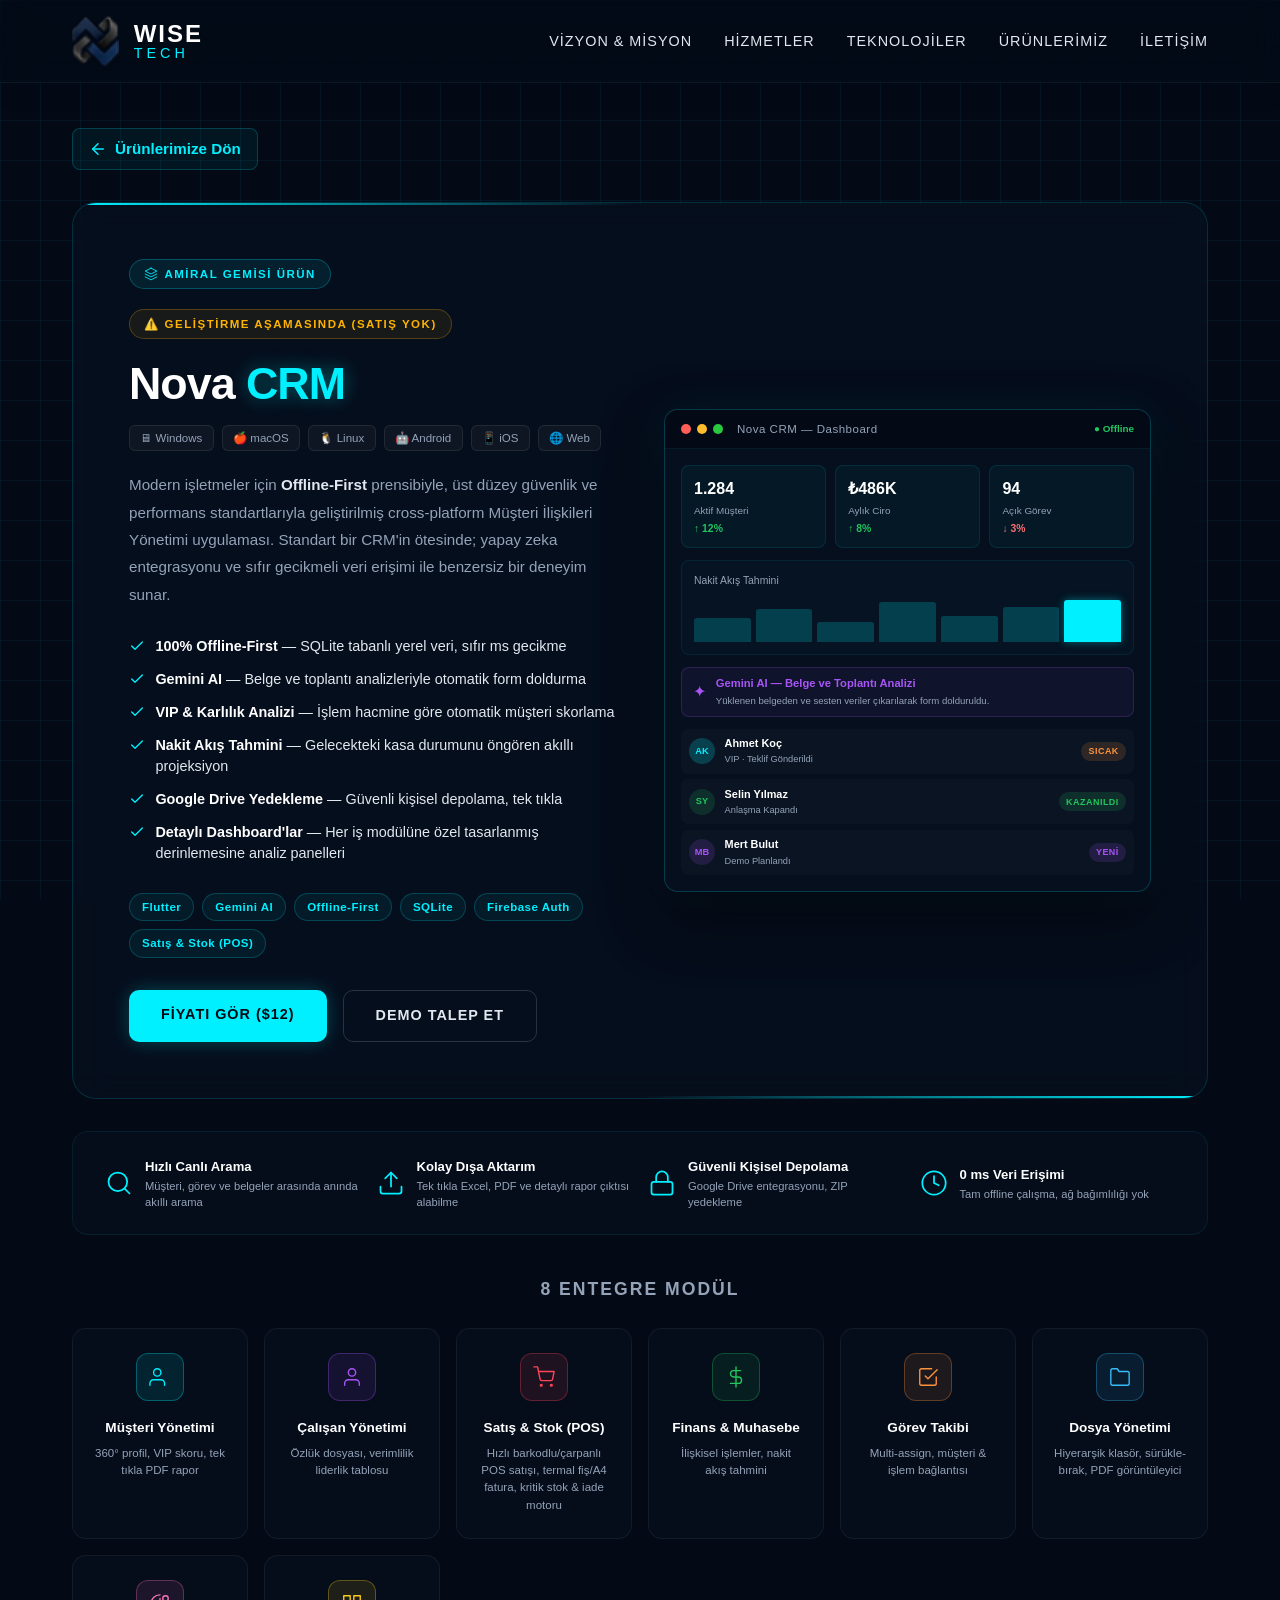
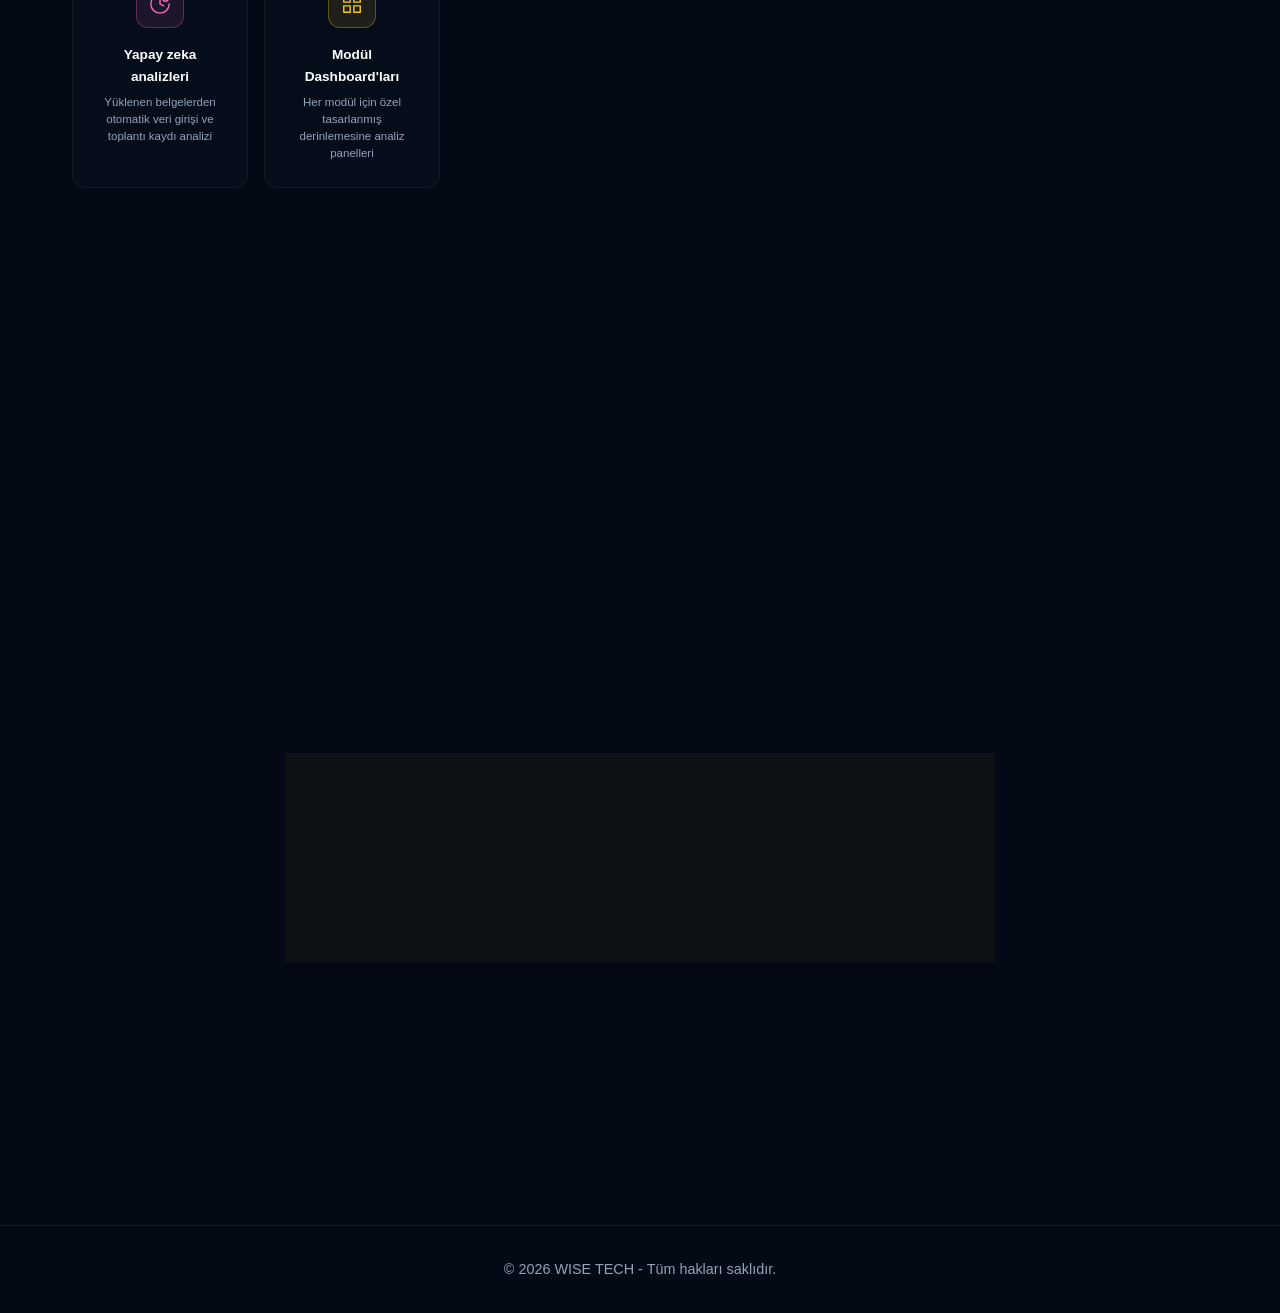
<file: nova-crm.html>
<!DOCTYPE html>
<html lang="tr">
<head>
    <meta charset="UTF-8">
    <meta name="viewport" content="width=device-width, initial-scale=1.0">
    <title>Nova CRM | WISE TECH Kurumsal Çözümler</title>
    <meta name="description" content="Nova CRM, Offline-First prensibiyle geliştirilmiş, sıfır gecikmeli, Gemini AI destekli yeni nesil cross-platform Müşteri İlişkileri Yönetimi uygulamasıdır.">
    <meta name="keywords" content="crm, müşteri ilişkileri yönetimi, offline crm, flutter crm, yapay zeka crm, nova crm, wise tech">
    <meta name="author" content="WISE TECH">
    <meta name="robots" content="index, follow">
    <link rel="canonical" href="https://wisetech.com.tr/nova-crm.html">
    <link rel="icon" type="image/png" href="logo.png">
    <link rel="apple-touch-icon" href="logo.png">
    
    <!-- Open Graph Meta Tags -->
    <meta property="og:title" content="Nova CRM | WISE TECH Kurumsal Çözümler">
    <meta property="og:description" content="Offline-First ve Gemini AI destekli, sıfır gecikmeli yeni nesil CRM çözümü.">
    <meta property="og:type" content="website">
    <meta property="og:url" content="https://wisetech.com.tr/nova-crm.html">
    <meta property="og:image" content="https://wisetech.com.tr/logo.png">
    <link rel="stylesheet" href="style.css">
    <style>
        /* Nova CRM Sayfasına Özel Ek Stiller */
        .back-btn-wrap {
            max-width: 1200px;
            margin: 8rem auto 0 auto;
            padding: 0 2rem;
        }
        
        .back-btn {
            display: inline-flex;
            align-items: center;
            gap: 8px;
            color: var(--neon-blue);
            text-decoration: none;
            font-size: 0.95rem;
            font-weight: 600;
            transition: all 0.3s ease;
            padding: 0.5rem 1rem;
            background: rgba(0, 240, 255, 0.05);
            border: 1px solid rgba(0, 240, 255, 0.2);
            border-radius: 8px;
        }
        
        .back-btn:hover {
            background: var(--neon-blue);
            color: var(--bg-dark);
            box-shadow: 0 0 15px var(--neon-blue-glow);
            transform: translateX(-4px);
        }
        
        .back-btn svg {
            width: 18px;
            height: 18px;
            stroke: currentColor;
            fill: none;
            stroke-width: 2;
            transition: transform 0.3s ease;
        }

        .nova-detail-section {
            padding-top: 2rem;
        }

        /* Mockup hover durumunu sayfa açıldığında daha stabil tutmak için varsayılanı rotate yapabiliriz */
        .nova-product-card .nova-screen {
            transform: none; /* Standart sayfada sabit durması daha profesyonel */
        }

        /* Fiyat Kartı Sarmalayıcısı */
        .nova-price-wrapper {
            display: flex;
            justify-content: center;
            width: 100%;
            margin: 2rem 0;
        }

        /* Fiyat Kartı Tasarımı */
        .nova-price-card {
            background: linear-gradient(135deg, rgba(0, 240, 255, 0.04) 0%, rgba(10, 21, 38, 0.7) 100%);
            border: 1px solid rgba(0, 240, 255, 0.15);
            border-left: 4px solid var(--neon-blue);
            border-radius: 16px;
            padding: 1.5rem;
            margin: 0;
            backdrop-filter: blur(12px);
            box-shadow: 0 8px 32px rgba(0, 0, 0, 0.3), 0 0 15px rgba(0, 240, 255, 0.03);
            max-width: 420px;
            width: 100%;
            position: relative;
            overflow: hidden;
            transition: all 0.4s cubic-bezier(0.165, 0.84, 0.44, 1);
            display: flex;
            flex-direction: column;
        }
        
        .nova-price-card:hover {
            border-color: rgba(0, 240, 255, 0.35);
            box-shadow: 0 12px 40px rgba(0, 0, 0, 0.4), 0 0 25px rgba(0, 240, 255, 0.08);
            transform: translateY(-2px);
        }

        /* Işık yansıması efekti */
        .nova-price-card::before {
            content: '';
            position: absolute;
            top: 0;
            left: -50%;
            width: 100%;
            height: 100%;
            background: linear-gradient(
                90deg,
                transparent,
                rgba(255, 255, 255, 0.05),
                transparent
            );
            transform: skewX(-25deg);
            transition: 0.75s;
        }

        .nova-price-card:hover::before {
            left: 125%;
        }
        
        .npc-header {
            display: flex;
            justify-content: space-between;
            align-items: center;
            margin-bottom: 1.25rem;
        }
        
        .npc-badge {
            background: rgba(0, 240, 255, 0.08);
            border: 1px solid rgba(0, 240, 255, 0.2);
            color: var(--neon-blue);
            font-size: 0.7rem;
            font-weight: 700;
            letter-spacing: 1.5px;
            padding: 4px 8px;
            border-radius: 6px;
            display: flex;
            align-items: center;
            gap: 6px;
            text-transform: uppercase;
        }

        .npc-dot {
            width: 6px;
            height: 6px;
            background-color: var(--neon-blue);
            border-radius: 50%;
            box-shadow: 0 0 8px var(--neon-blue);
            animation: pulse 1.5s infinite alternate;
        }

        @keyframes pulse {
            0% { transform: scale(0.8); opacity: 0.5; }
            100% { transform: scale(1.2); opacity: 1; }
        }
        
        .npc-tag {
            display: flex;
            align-items: center;
            gap: 6px;
            font-size: 0.78rem;
            color: var(--text-muted);
            font-weight: 500;
        }

        .npc-tag svg {
            color: var(--neon-blue);
        }
        
        .npc-price {
            display: flex;
            align-items: baseline;
            gap: 2px;
            margin-bottom: 0.5rem;
        }
        
        .npc-currency {
            font-size: 1.8rem;
            font-weight: 700;
            color: var(--neon-blue);
            text-shadow: 0 0 10px rgba(0, 240, 255, 0.2);
        }
        
        .npc-amount {
            font-size: 3.8rem;
            font-weight: 900;
            color: #fff;
            line-height: 0.9;
            text-shadow: 0 0 20px rgba(0, 240, 255, 0.3);
            letter-spacing: -1px;
        }
        
        .npc-period {
            font-size: 1rem;
            color: var(--text-muted);
            margin-left: 8px;
            font-weight: 500;
        }
        
        .npc-note {
            font-size: 0.85rem;
            color: var(--text-main);
            font-weight: 600;
            margin-bottom: 1.25rem;
        }
        
        .npc-features {
            border-top: 1px solid rgba(255, 255, 255, 0.05);
            padding-top: 1rem;
            display: flex;
            flex-direction: column;
            gap: 8px;
        }
        
        .npc-feat-item {
            display: flex;
            align-items: center;
            gap: 8px;
            font-size: 0.78rem;
            color: var(--text-muted);
            line-height: 1.4;
        }

        .npc-feat-item svg {
            color: #22c55e;
            flex-shrink: 0;
            background: rgba(34, 197, 94, 0.1);
            border-radius: 50%;
            padding: 2px;
            width: 16px;
            height: 16px;
        }

        /* Fiyatlandırma Bölümü Stilleri */
        .nova-pricing-section {
            margin-top: 5rem;
            text-align: center;
            padding: 3.5rem 2rem;
            background: linear-gradient(135deg, rgba(10, 21, 38, 0.4) 0%, rgba(3, 10, 22, 0.6) 100%);
            border: 1px solid rgba(0, 240, 255, 0.08);
            border-radius: 24px;
            backdrop-filter: blur(12px);
            box-shadow: inset 0 0 20px rgba(0, 240, 255, 0.02);
        }
        
        .nova-pricing-subtitle {
            color: var(--text-muted);
            font-size: 0.95rem;
            margin-top: -0.5rem;
            margin-bottom: 2.5rem;
        }
    </style>
</head>
<body>

    <!-- Üst Navigasyon -->
    <header>
        <nav>
            <a href="index.html" class="logo">
                <img src="logo.png" alt="Wise Tech Logo" class="logo-img" onerror="this.onerror=null; this.src='data:image/svg+xml;utf8,<svg xmlns=\'http://www.w3.org/2000/svg\' viewBox=\'0 0 100 100\'><path d=\'M25 50 L50 25 L75 50 L60 65 L50 55 L40 65 Z\' fill=\'%231c2e4a\'/><path d=\'M75 50 L50 75 L25 50 L40 35 L50 45 L60 35 Z\' fill=\'%23111\'/></svg>'">
                <div class="logo-text">WISE <span>TECH</span></div>
            </a>
            <ul class="nav-links">
                <li><a href="index.html#vizyon">Vizyon & Misyon</a></li>
                <li><a href="index.html#hizmetler">Hizmetler</a></li>
                <li><a href="index.html#teknolojiler">Teknolojiler</a></li>
                <li><a href="index.html#urunler">Ürünlerimiz</a></li>
                <li><a href="index.html#iletisim">İletişim</a></li>
            </ul>
        </nav>
    </header>

    <!-- Geri Dön Butonu -->
    <div class="back-btn-wrap">
        <a href="index.html#urunler" class="back-btn">
            <svg viewBox="0 0 24 24" stroke-linecap="round" stroke-linejoin="round">
                <line x1="19" y1="12" x2="5" y2="12"></line>
                <polyline points="12 19 5 12 12 5"></polyline>
            </svg>
            Ürünlerimize Dön
        </a>
    </div>

    <!-- Ürün Detay Bölümü -->
    <section class="section nova-detail-section" id="urun-detay">
        
        <!-- ── Ana Hero Kart ── -->
        <div class="nova-product-card">

            <!-- Sol: Bilgi paneli -->
            <div class="nova-info">
                <div class="nova-badge">
                    <svg viewBox="0 0 24 24" fill="none" stroke="currentColor" stroke-width="1.5" stroke-linecap="round" stroke-linejoin="round" width="14" height="14">
                        <path d="M12 2L2 7l10 5 10-5-10-5z"/><path d="M2 17l10 5 10-5"/><path d="M2 12l10 5 10-5"/>
                    </svg>
                    Amiral Gemisi Ürün
                </div>
                <div class="nova-badge" style="color: #ffb300; background: rgba(255, 179, 0, 0.08); border-color: rgba(255, 179, 0, 0.25);">
                    ⚠️ Geliştirme Aşamasında (Satış Yok)
                </div>

                <h3>Nova <span>CRM</span></h3>

                <div class="nova-platforms">
                    <span title="Windows">🖥 Windows</span>
                    <span title="macOS">🍎 macOS</span>
                    <span title="Linux">🐧 Linux</span>
                    <span title="Android">🤖 Android</span>
                    <span title="iOS">📱 iOS</span>
                    <span title="Web">🌐 Web</span>
                </div>

                <p class="nova-desc">Modern işletmeler için <strong>Offline-First</strong> prensibiyle, üst düzey güvenlik ve performans standartlarıyla geliştirilmiş cross-platform Müşteri İlişkileri Yönetimi uygulaması. Standart bir CRM'in ötesinde; yapay zeka entegrasyonu ve sıfır gecikmeli veri erişimi ile benzersiz bir deneyim sunar.</p>

                <ul class="nova-features">
                    <li>
                        <svg viewBox="0 0 24 24" fill="none" stroke="currentColor" stroke-width="2" stroke-linecap="round" stroke-linejoin="round"><polyline points="20 6 9 17 4 12"/></svg>
                        <span><strong>100% Offline-First</strong> — SQLite tabanlı yerel veri, sıfır ms gecikme</span>
                    </li>
                    <li>
                        <svg viewBox="0 0 24 24" fill="none" stroke="currentColor" stroke-width="2" stroke-linecap="round" stroke-linejoin="round"><polyline points="20 6 9 17 4 12"/></svg>
                        <span><strong>Gemini AI</strong> — Belge ve toplantı analizleriyle otomatik form doldurma</span>
                    </li>
                    <li>
                        <svg viewBox="0 0 24 24" fill="none" stroke="currentColor" stroke-width="2" stroke-linecap="round" stroke-linejoin="round"><polyline points="20 6 9 17 4 12"/></svg>
                        <span><strong>VIP & Karlılık Analizi</strong> — İşlem hacmine göre otomatik müşteri skorlama</span>
                    </li>
                    <li>
                        <svg viewBox="0 0 24 24" fill="none" stroke="currentColor" stroke-width="2" stroke-linecap="round" stroke-linejoin="round"><polyline points="20 6 9 17 4 12"/></svg>
                        <span><strong>Nakit Akış Tahmini</strong> — Gelecekteki kasa durumunu öngören akıllı projeksiyon</span>
                    </li>
                    <li>
                        <svg viewBox="0 0 24 24" fill="none" stroke="currentColor" stroke-width="2" stroke-linecap="round" stroke-linejoin="round"><polyline points="20 6 9 17 4 12"/></svg>
                        <span><strong>Google Drive Yedekleme</strong> — Güvenli kişisel depolama, tek tıkla</span>
                    </li>
                    <li>
                        <svg viewBox="0 0 24 24" fill="none" stroke="currentColor" stroke-width="2" stroke-linecap="round" stroke-linejoin="round"><polyline points="20 6 9 17 4 12"/></svg>
                        <span><strong>Detaylı Dashboard'lar</strong> — Her iş modülüne özel tasarlanmış derinlemesine analiz panelleri</span>
                    </li>
                </ul>

                <div class="nova-tags">
                    <span>Flutter</span><span>Gemini AI</span><span>Offline-First</span>
                    <span>SQLite</span><span>Firebase Auth</span><span>Satış & Stok (POS)</span>
                </div>
                <div class="nova-actions">
                    <a href="#fiyatlandirma" class="nova-btn-primary">Fiyatı Gör ($12)</a>
                    <a href="index.html#iletisim" class="nova-btn-secondary">Demo Talep Et</a>
                </div>
            </div>

            <!-- Sağ: Mockup ekran -->
            <div class="nova-visual">
                <div class="nova-screen">
                    <div class="ns-topbar">
                        <span class="ns-dot" style="background:#ff5f57"></span>
                        <span class="ns-dot" style="background:#febc2e"></span>
                        <span class="ns-dot" style="background:#28c840"></span>
                        <span class="ns-title">Nova CRM — Dashboard</span>
                        <span class="ns-offline-badge">● Offline</span>
                    </div>
                    <div class="ns-body">
                        <div class="ns-stats">
                            <div class="ns-stat">
                                <span class="ns-stat-val">1.284</span>
                                <span class="ns-stat-lbl">Aktif Müşteri</span>
                                <span class="ns-stat-up">↑ 12%</span>
                            </div>
                            <div class="ns-stat">
                                <span class="ns-stat-val">₺486K</span>
                                <span class="ns-stat-lbl">Aylık Ciro</span>
                                <span class="ns-stat-up">↑ 8%</span>
                            </div>
                            <div class="ns-stat">
                                <span class="ns-stat-val">94</span>
                                <span class="ns-stat-lbl">Açık Görev</span>
                                <span class="ns-stat-down">↓ 3%</span>
                            </div>
                        </div>
                        <div class="ns-chart">
                            <div class="ns-bar-label">Nakit Akış Tahmini</div>
                            <div class="ns-bars">
                                <div class="ns-bar" style="--h:55%"></div>
                                <div class="ns-bar" style="--h:75%"></div>
                                <div class="ns-bar" style="--h:45%"></div>
                                <div class="ns-bar" style="--h:90%"></div>
                                <div class="ns-bar" style="--h:60%"></div>
                                <div class="ns-bar" style="--h:80%"></div>
                                <div class="ns-bar ns-bar--active" style="--h:95%"></div>
                            </div>
                        </div>
                        <div class="ns-ai-row">
                            <span class="ns-ai-icon">✦</span>
                            <div class="ns-ai-text">
                                <span>Gemini AI — Belge ve Toplantı Analizi</span>
                                <small>Yüklenen belgeden ve sesten veriler çıkarılarak form dolduruldu.</small>
                            </div>
                        </div>
                        <div class="ns-list">
                            <div class="ns-list-row">
                                <span class="ns-avatar" style="background:rgba(0,240,255,0.2);color:var(--neon-blue)">AK</span>
                                <div class="ns-list-info"><b>Ahmet Koç</b><small>VIP · Teklif Gönderildi</small></div>
                                <span class="ns-pill ns-pill--warm">Sıcak</span>
                            </div>
                            <div class="ns-list-row">
                                <span class="ns-avatar" style="background:rgba(34,197,94,0.15);color:#22c55e">SY</span>
                                <div class="ns-list-info"><b>Selin Yılmaz</b><small>Anlaşma Kapandı</small></div>
                                <span class="ns-pill ns-pill--won">Kazanıldı</span>
                            </div>
                            <div class="ns-list-row">
                                <span class="ns-avatar" style="background:rgba(168,85,247,0.15);color:#a855f7">MB</span>
                                <div class="ns-list-info"><b>Mert Bulut</b><small>Demo Planlandı</small></div>
                                <span class="ns-pill ns-pill--new">Yeni</span>
                            </div>
                        </div>
                    </div>
                </div>
            </div>
        </div>

        <!-- ── Güvenlik & UI Şeridi ── -->
        <div class="nova-highlights">
            <div class="nova-hl-item">
                <svg viewBox="0 0 24 24" fill="none" stroke="currentColor" stroke-width="1.5" stroke-linecap="round" stroke-linejoin="round">
                    <circle cx="11" cy="11" r="8"></circle>
                    <line x1="21" y1="21" x2="16.65" y2="16.65"></line>
                </svg>
                <div><strong>Hızlı Canlı Arama</strong><small>Müşteri, görev ve belgeler arasında anında akıllı arama</small></div>
            </div>
            <div class="nova-hl-item">
                <svg viewBox="0 0 24 24" fill="none" stroke="currentColor" stroke-width="1.5" stroke-linecap="round" stroke-linejoin="round">
                    <path d="M21 15v4a2 2 0 0 1-2 2H5a2 2 0 0 1-2-2v-4"></path>
                    <polyline points="17 8 12 3 7 8"></polyline>
                    <line x1="12" y1="3" x2="12" y2="15"></line>
                </svg>
                <div><strong>Kolay Dışa Aktarım</strong><small>Tek tıkla Excel, PDF ve detaylı rapor çıktısı alabilme</small></div>
            </div>
            <div class="nova-hl-item">
                <svg viewBox="0 0 24 24" fill="none" stroke="currentColor" stroke-width="1.5" stroke-linecap="round" stroke-linejoin="round">
                    <rect x="3" y="11" width="18" height="11" rx="2" ry="2"/><path d="M7 11V7a5 5 0 0 1 10 0v4"/>
                </svg>
                <div><strong>Güvenli Kişisel Depolama</strong><small>Google Drive entegrasyonu, ZIP yedekleme</small></div>
            </div>
            <div class="nova-hl-item">
                <svg viewBox="0 0 24 24" fill="none" stroke="currentColor" stroke-width="1.5" stroke-linecap="round" stroke-linejoin="round">
                    <circle cx="12" cy="12" r="10"/><polyline points="12 6 12 12 16 14"/>
                </svg>
                <div><strong>0 ms Veri Erişimi</strong><small>Tam offline çalışma, ağ bağımlılığı yok</small></div>
            </div>
        </div>

        <!-- ── Modüller Grid ── -->
        <div class="nova-modules-wrap">
            <h4 class="nova-modules-title">8 Entegre Modül</h4>
            <div class="nova-modules-grid">

                <div class="nova-module-card">
                    <div class="nm-icon" style="--c:var(--neon-blue)">
                        <svg viewBox="0 0 24 24" fill="none" stroke="currentColor" stroke-width="1.5" stroke-linecap="round" stroke-linejoin="round">
                            <path d="M17 21v-2a4 4 0 0 0-4-4H5a4 4 0 0 0-4 4v2"/><circle cx="9" cy="7" r="4"/>
                        </svg>
                    </div>
                    <h5>Müşteri Yönetimi</h5>
                    <p>360° profil, VIP skoru, tek tıkla PDF rapor</p>
                </div>

                <div class="nova-module-card">
                    <div class="nm-icon" style="--c:#a855f7">
                        <svg viewBox="0 0 24 24" fill="none" stroke="currentColor" stroke-width="1.5" stroke-linecap="round" stroke-linejoin="round">
                            <path d="M20 21v-2a4 4 0 0 0-4-4H8a4 4 0 0 0-4 4v2"/><circle cx="12" cy="7" r="4"/>
                        </svg>
                    </div>
                    <h5>Çalışan Yönetimi</h5>
                    <p>Özlük dosyası, verimlilik liderlik tablosu</p>
                </div>

                <div class="nova-module-card">
                    <div class="nm-icon" style="--c:#ff4757">
                        <svg viewBox="0 0 24 24" fill="none" stroke="currentColor" stroke-width="1.5" stroke-linecap="round" stroke-linejoin="round">
                            <circle cx="9" cy="21" r="1"/>
                            <circle cx="20" cy="21" r="1"/>
                            <path d="M1 1h4l2.68 13.39a2 2 0 0 0 2 1.61h9.72a2 2 0 0 0 2-1.61L23 6H6"/>
                        </svg>
                    </div>
                    <h5>Satış & Stok (POS)</h5>
                    <p>Hızlı barkodlu/çarpanlı POS satışı, termal fiş/A4 fatura, kritik stok & iade motoru</p>
                </div>

                <div class="nova-module-card">
                    <div class="nm-icon" style="--c:#22c55e">
                        <svg viewBox="0 0 24 24" fill="none" stroke="currentColor" stroke-width="1.5" stroke-linecap="round" stroke-linejoin="round">
                            <line x1="12" y1="1" x2="12" y2="23"/><path d="M17 5H9.5a3.5 3.5 0 0 0 0 7h5a3.5 3.5 0 0 1 0 7H6"/>
                        </svg>
                    </div>
                    <h5>Finans & Muhasebe</h5>
                    <p>İlişkisel işlemler, nakit akış tahmini</p>
                </div>

                <div class="nova-module-card">
                    <div class="nm-icon" style="--c:#fb923c">
                        <svg viewBox="0 0 24 24" fill="none" stroke="currentColor" stroke-width="1.5" stroke-linecap="round" stroke-linejoin="round">
                            <polyline points="9 11 12 14 22 4"/><path d="M21 12v7a2 2 0 0 1-2 2H5a2 2 0 0 1-2-2V5a2 2 0 0 1 2-2h11"/>
                        </svg>
                    </div>
                    <h5>Görev Takibi</h5>
                    <p>Multi-assign, müşteri & işlem bağlantısı</p>
                </div>

                <div class="nova-module-card">
                    <div class="nm-icon" style="--c:#38bdf8">
                        <svg viewBox="0 0 24 24" fill="none" stroke="currentColor" stroke-width="1.5" stroke-linecap="round" stroke-linejoin="round">
                            <path d="M22 19a2 2 0 0 1-2 2H4a2 2 0 0 1-2-2V5a2 2 0 0 1 2-2h5l2 3h9a2 2 0 0 1 2 2z"/>
                        </svg>
                    </div>
                    <h5>Dosya Yönetimi</h5>
                    <p>Hiyerarşik klasör, sürükle-bırak, PDF görüntüleyici</p>
                </div>

                <div class="nova-module-card">
                    <div class="nm-icon" style="--c:#f472b6">
                        <svg viewBox="0 0 24 24" fill="none" stroke="currentColor" stroke-width="1.5" stroke-linecap="round" stroke-linejoin="round">
                            <path d="M12 2a10 10 0 1 0 10 10"/><path d="M12 6v6l4 2"/><circle cx="18" cy="6" r="3"/>
                        </svg>
                    </div>
                    <h5>Yapay zeka analizleri</h5>
                    <p>Yüklenen belgelerden otomatik veri girişi ve toplantı kaydı analizi</p>
                </div>

                <div class="nova-module-card">
                    <div class="nm-icon" style="--c:#facc15">
                        <svg viewBox="0 0 24 24" fill="none" stroke="currentColor" stroke-width="1.5" stroke-linecap="round" stroke-linejoin="round">
                            <rect x="3" y="3" width="7" height="7"/><rect x="14" y="3" width="7" height="7"/><rect x="14" y="14" width="7" height="7"/><rect x="3" y="14" width="7" height="7"/>
                        </svg>
                    </div>
                    <h5>Modül Dashboard'ları</h5>
                    <p>Her modül için özel tasarlanmış derinlemesine analiz panelleri</p>
                </div>

            </div>
        </div>

        <!-- ── Fiyatlandırma & Satın Alma Bölümü ── -->
        <div id="fiyatlandirma" class="nova-pricing-section">
            <h4 class="nova-modules-title" style="margin-bottom: 0.5rem;">Basit ve Şeffaf Fiyatlandırma</h4>
            <p class="nova-pricing-subtitle">Gizli maliyetler yok. Tek lisans ile tamamen size ait güvenli kişisel depolama.</p>
            
            <div class="nova-price-wrapper">
                <div class="nova-price-card">
                    <div class="npc-body" style="margin-top: 0.5rem;">
                        <div class="npc-price">
                            <span class="npc-currency">$</span>
                            <span class="npc-amount">12</span>
                            <span class="npc-period">/ aylık</span>
                        </div>
                        <p class="npc-note">Kişisel Offline Lisans</p>
                    </div>
                    <div class="npc-features">
                        <div class="npc-feat-item">
                            <svg viewBox="0 0 24 24" fill="none" stroke="currentColor" stroke-width="2" stroke-linecap="round" stroke-linejoin="round">
                                <polyline points="20 6 9 17 4 12"/>
                            </svg>
                            Müşteri & Çalışan Yönetimi
                        </div>
                        <div class="npc-feat-item">
                            <svg viewBox="0 0 24 24" fill="none" stroke="currentColor" stroke-width="2" stroke-linecap="round" stroke-linejoin="round">
                                <polyline points="20 6 9 17 4 12"/>
                            </svg>
                            Hızlı Satış (POS) & Envanter Takibi
                        </div>
                        <div class="npc-feat-item">
                            <svg viewBox="0 0 24 24" fill="none" stroke="currentColor" stroke-width="2" stroke-linecap="round" stroke-linejoin="round">
                                <polyline points="20 6 9 17 4 12"/>
                            </svg>
                            Finans, Muhasebe & Nakit Akışı
                        </div>
                        <div class="npc-feat-item">
                            <svg viewBox="0 0 24 24" fill="none" stroke="currentColor" stroke-width="2" stroke-linecap="round" stroke-linejoin="round">
                                <polyline points="20 6 9 17 4 12"/>
                            </svg>
                            Görev Takibi & Dosya Yönetimi
                        </div>
                        <div class="npc-feat-item">
                            <svg viewBox="0 0 24 24" fill="none" stroke="currentColor" stroke-width="2" stroke-linecap="round" stroke-linejoin="round">
                                <polyline points="20 6 9 17 4 12"/>
                            </svg>
                            Belge ve Toplantı Analizi & Modül Dashboard'ları
                        </div>
                        <div class="npc-feat-item">
                            <svg viewBox="0 0 24 24" fill="none" stroke="currentColor" stroke-width="2" stroke-linecap="round" stroke-linejoin="round">
                                <polyline points="20 6 9 17 4 12"/>
                            </svg>
                            Kendi Drive'ınızda güvenli kişisel depolama
                        </div>
                    </div>
                </div>
            </div>

            <div class="nova-notice-box" style="max-width: 650px; margin: 1.5rem auto 1.5rem; padding: 1.25rem; border-radius: 12px; background: rgba(255, 179, 0, 0.05); border: 1px solid rgba(255, 179, 0, 0.2); backdrop-filter: blur(10px); color: #ffb300; text-align: center; font-size: 0.95rem; line-height: 1.6; box-shadow: 0 4px 20px rgba(0,0,0,0.2);">
                <div style="display: flex; align-items: center; justify-content: center; gap: 8px; font-weight: 700; margin-bottom: 0.5rem; text-transform: uppercase; letter-spacing: 1px;">
                    <svg viewBox="0 0 24 24" fill="none" stroke="currentColor" stroke-width="2.5" stroke-linecap="round" stroke-linejoin="round" width="18" height="18" style="vertical-align: middle;">
                        <path d="M10.29 3.86L1.82 18a2 2 0 0 0 1.71 3h16.94a2 2 0 0 0 1.71-3L13.71 3.86a2 2 0 0 0-3.42 0z"/>
                        <line x1="12" y1="9" x2="12" y2="13"/>
                        <line x1="12" y1="17" x2="12.01" y2="17"/>
                    </svg>
                    Aktif Geliştirme Süreci
                </div>
                Nova CRM şu anda aktif olarak geliştirilme aşamasındadır ve **henüz genel satışa sunulmamıştır**. En son güncellemeleri takip etmek veya erken erişim / demo talebinde bulunmak için bizimle iletişime geçebilirsiniz.
            </div>

            <div class="nova-actions" style="justify-content: center; margin-top: 1rem;">
                <a href="index.html#iletisim" class="nova-btn-primary" style="padding: 1rem 3rem; background: rgba(255, 255, 255, 0.1); border-color: rgba(255, 255, 255, 0.2); color: rgba(255,255,255,0.4); cursor: not-allowed; pointer-events: none;">Satışlar Yakında Başlayacak</a>
                <a href="index.html#iletisim" class="nova-btn-secondary" style="padding: 1rem 3rem;">Erken Erişim & Demo Talep Et</a>
            </div>
        </div>

    </section>

    <!-- Alt Bilgi -->
    <footer>
        <p>&copy; 2026 WISE TECH - Tüm hakları saklıdır.</p>
    </footer>

    <!-- JS dahil edildi -->
    <script src="script.js"></script>
</body>
</html>
</file>
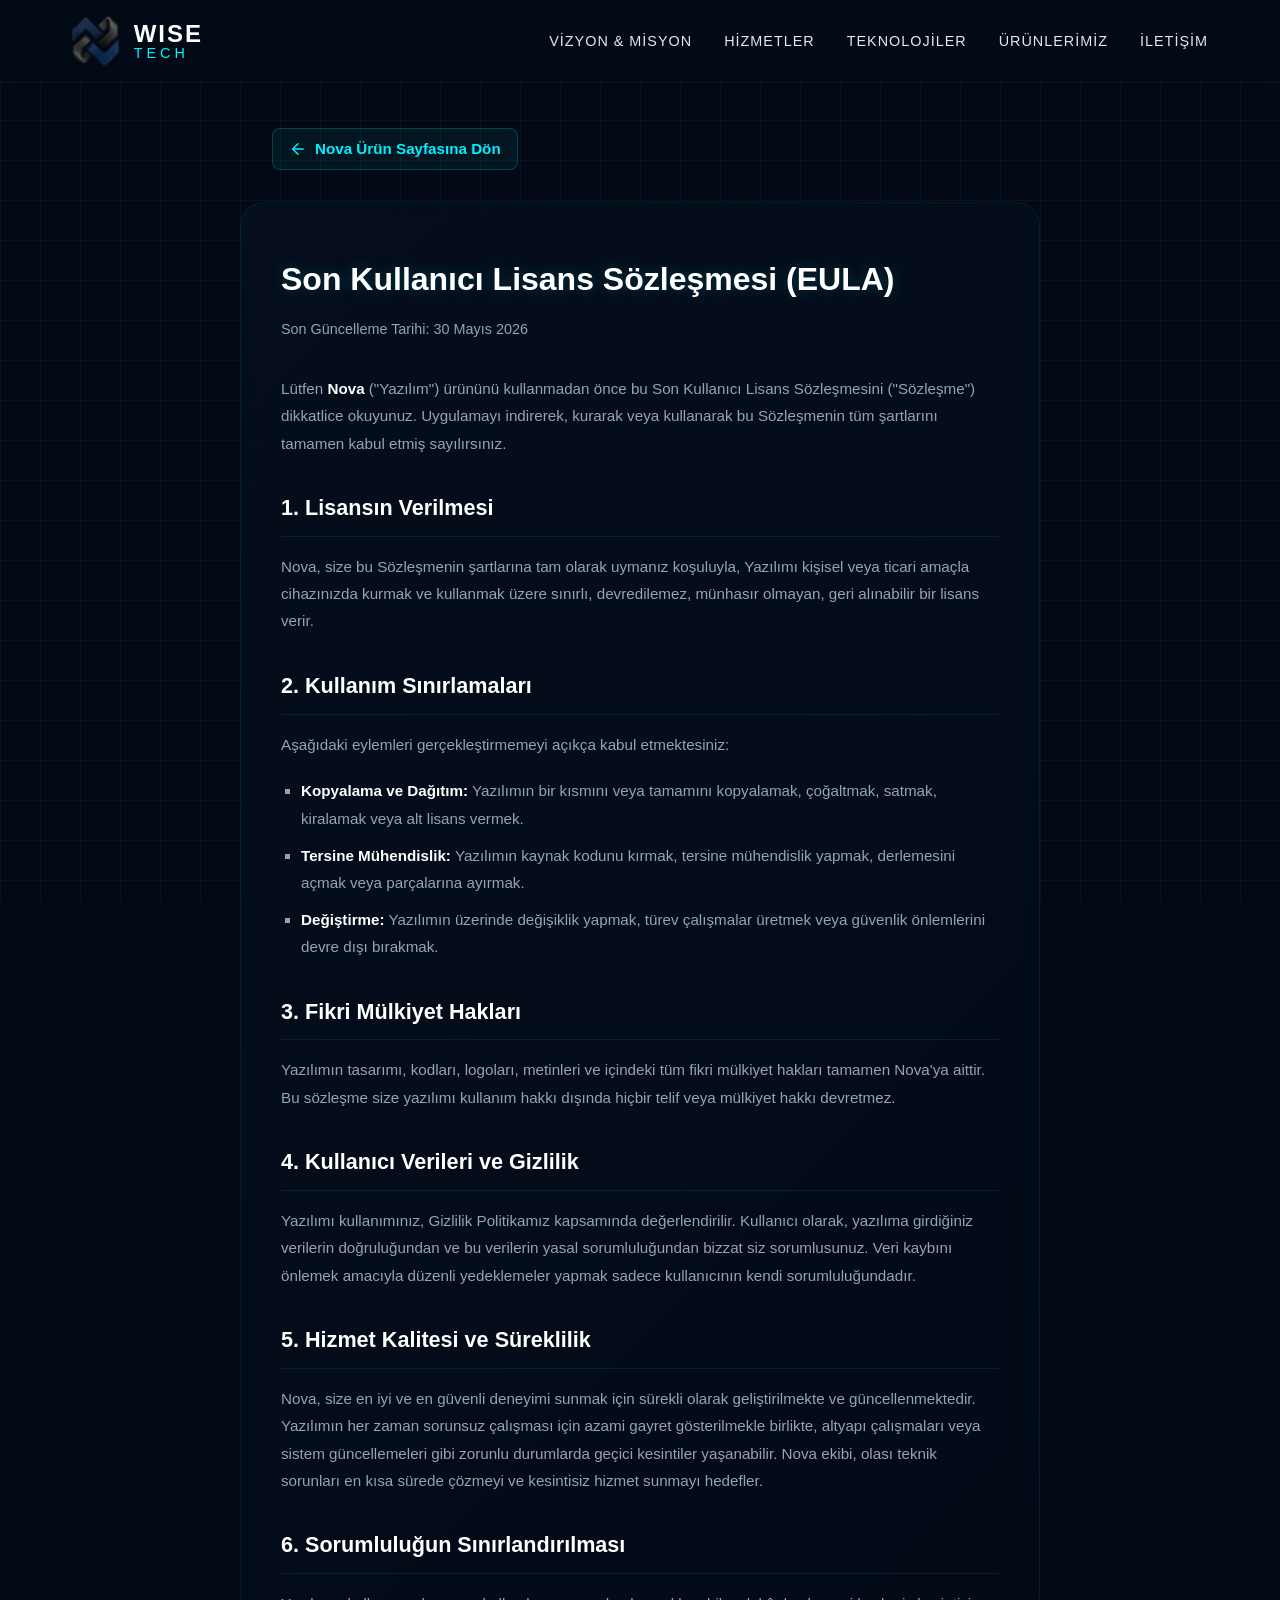
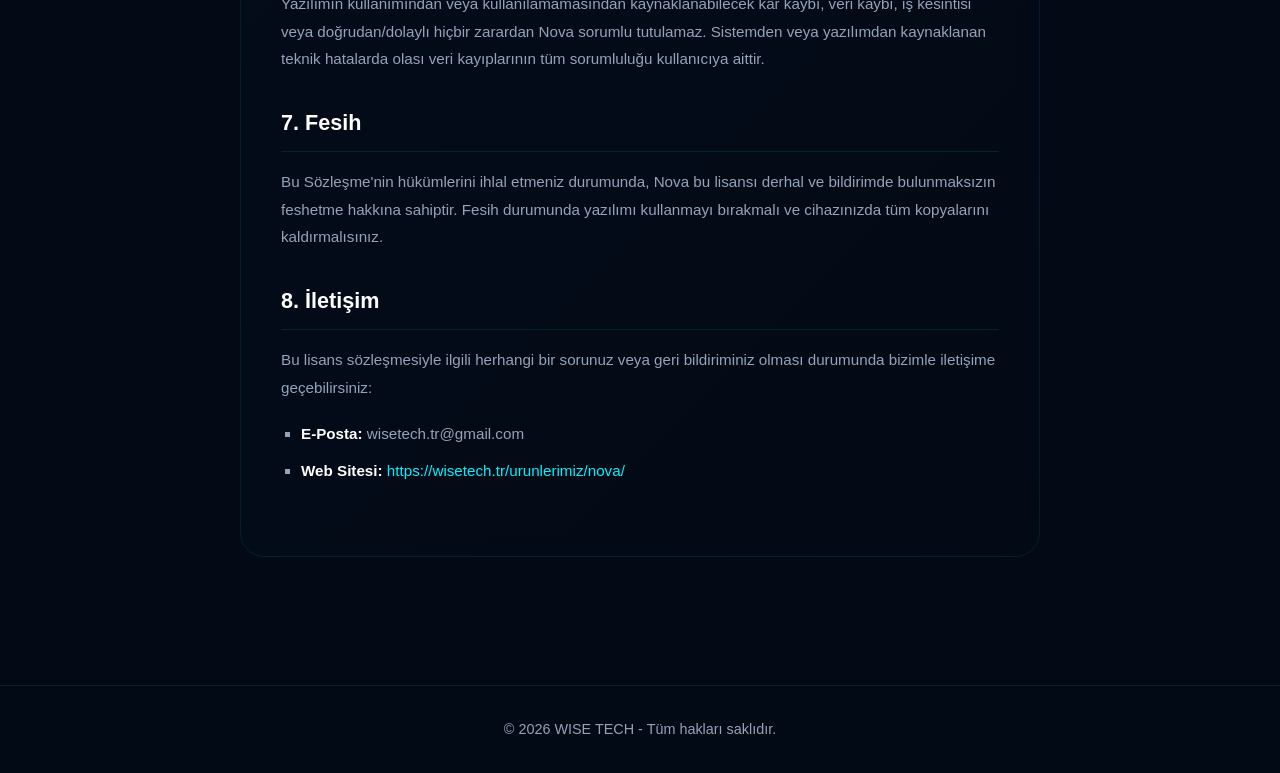
<file: urunlerimiz/nova/license_agreement.html>
<!DOCTYPE html>
<html lang="tr">
<head>
    <meta charset="UTF-8">
    <meta name="viewport" content="width=device-width, initial-scale=1.0">
    <title>Son Kullanıcı Lisans Sözleşmesi (EULA) | Nova</title>
    <meta name="robots" content="noindex, nofollow">
    <link rel="icon" type="image/png" href="../../logo.png">
    <link rel="apple-touch-icon" href="../../logo.png">
    <link rel="stylesheet" href="../../style.css">
    <style>
        .back-btn-wrap {
            max-width: 800px;
            margin: 8rem auto 0 auto;
            padding: 0 2rem;
        }
        
        .back-btn {
            display: inline-flex;
            align-items: center;
            gap: 8px;
            color: var(--neon-blue);
            text-decoration: none;
            font-size: 0.95rem;
            font-weight: 600;
            transition: all 0.3s ease;
            padding: 0.5rem 1rem;
            background: rgba(0, 240, 255, 0.05);
            border: 1px solid rgba(0, 240, 255, 0.2);
            border-radius: 8px;
        }
        
        .back-btn:hover {
            background: var(--neon-blue);
            color: var(--bg-dark);
            box-shadow: 0 0 15px var(--neon-blue-glow);
            transform: translateX(-4px);
        }
        
        .back-btn svg {
            width: 18px;
            height: 18px;
            stroke: currentColor;
            fill: none;
            stroke-width: 2;
        }

        .doc-section {
            max-width: 800px;
            margin: 2rem auto 8rem auto;
            padding: 3rem 2.5rem;
            background: linear-gradient(135deg, rgba(10, 21, 38, 0.4) 0%, rgba(3, 10, 22, 0.6) 100%);
            border: 1px solid rgba(0, 240, 255, 0.08);
            border-radius: 24px;
            backdrop-filter: blur(12px);
            box-shadow: inset 0 0 20px rgba(0, 240, 255, 0.02);
            line-height: 1.8;
        }

        .doc-content h1 {
            color: #fff;
            font-size: 2rem;
            margin-bottom: 0.5rem;
            text-shadow: 0 0 15px rgba(0, 240, 255, 0.2);
        }
        
        .doc-subtitle {
            color: var(--text-muted);
            font-size: 0.9rem;
            margin-bottom: 2rem;
        }

        .doc-content h2 {
            color: #fff;
            font-size: 1.35rem;
            margin-top: 2rem;
            margin-bottom: 1rem;
            border-bottom: 1px solid rgba(0, 240, 255, 0.1);
            padding-bottom: 0.5rem;
        }
        
        .doc-content p {
            color: var(--text-muted);
            margin-bottom: 1.2rem;
            font-size: 0.95rem;
        }
        
        .doc-content ul {
            margin-bottom: 1.5rem;
            padding-left: 1.25rem;
            list-style-type: square;
        }
        
        .doc-content li {
            color: var(--text-muted);
            margin-bottom: 0.6rem;
            font-size: 0.95rem;
        }
        
        .doc-content strong {
            color: #fff;
        }
        
        .doc-content em {
            color: var(--neon-blue);
            font-style: normal;
        }
    </style>
</head>
<body>

    <!-- Üst Navigasyon -->
    <header>
        <nav>
            <a href="../../index.html" class="logo">
                <img src="../../logo.png" alt="Wise Tech Logo" class="logo-img" onerror="this.onerror=null; this.src='data:image/svg+xml;utf8,<svg xmlns=\'http://www.w3.org/2000/svg\' viewBox=\'0 0 100 100\'><path d=\'M25 50 L50 25 L75 50 L60 65 L50 55 L40 65 Z\' fill=\'%231c2e4a\'/><path d=\'M75 50 L50 75 L25 50 L40 35 L50 45 L60 35 Z\' fill=\'%23111\'/></svg>'">
                <div class="logo-text">WISE <span>TECH</span></div>
            </a>
            <ul class="nav-links">
                <li><a href="../../index.html#vizyon">Vizyon & Misyon</a></li>
                <li><a href="../../index.html#hizmetler">Hizmetler</a></li>
                <li><a href="../../index.html#teknolojiler">Teknolojiler</a></li>
                <li><a href="../../index.html#urunler">Ürünlerimiz</a></li>
                <li><a href="../../index.html#iletisim">İletişim</a></li>
            </ul>
        </nav>
    </header>

    <!-- Geri Dön Butonu -->
    <div class="back-btn-wrap">
        <a href="index.html" class="back-btn">
            <svg viewBox="0 0 24 24" stroke-linecap="round" stroke-linejoin="round">
                <line x1="19" y1="12" x2="5" y2="12"></line>
                <polyline points="12 19 5 12 12 5"></polyline>
            </svg>
            Nova Ürün Sayfasına Dön
        </a>
    </div>

    <!-- Döküman Alanı -->
    <section class="doc-section">
        <div class="doc-content">
            <h1>Son Kullanıcı Lisans Sözleşmesi (EULA)</h1>
            <div class="doc-subtitle">Son Güncelleme Tarihi: 30 Mayıs 2026</div>

            <p>Lütfen <strong>Nova</strong> ("Yazılım") ürününü kullanmadan önce bu Son Kullanıcı Lisans Sözleşmesini ("Sözleşme") dikkatlice okuyunuz. Uygulamayı indirerek, kurarak veya kullanarak bu Sözleşmenin tüm şartlarını tamamen kabul etmiş sayılırsınız.</p>

            <h2>1. Lisansın Verilmesi</h2>
            <p>Nova, size bu Sözleşmenin şartlarına tam olarak uymanız koşuluyla, Yazılımı kişisel veya ticari amaçla cihazınızda kurmak ve kullanmak üzere sınırlı, devredilemez, münhasır olmayan, geri alınabilir bir lisans verir.</p>

            <h2>2. Kullanım Sınırlamaları</h2>
            <p>Aşağıdaki eylemleri gerçekleştirmemeyi açıkça kabul etmektesiniz:</p>
            <ul>
                <li><strong>Kopyalama ve Dağıtım:</strong> Yazılımın bir kısmını veya tamamını kopyalamak, çoğaltmak, satmak, kiralamak veya alt lisans vermek.</li>
                <li><strong>Tersine Mühendislik:</strong> Yazılımın kaynak kodunu kırmak, tersine mühendislik yapmak, derlemesini açmak veya parçalarına ayırmak.</li>
                <li><strong>Değiştirme:</strong> Yazılımın üzerinde değişiklik yapmak, türev çalışmalar üretmek veya güvenlik önlemlerini devre dışı bırakmak.</li>
            </ul>

            <h2>3. Fikri Mülkiyet Hakları</h2>
            <p>Yazılımın tasarımı, kodları, logoları, metinleri ve içindeki tüm fikri mülkiyet hakları tamamen Nova'ya aittir. Bu sözleşme size yazılımı kullanım hakkı dışında hiçbir telif veya mülkiyet hakkı devretmez.</p>

            <h2>4. Kullanıcı Verileri ve Gizlilik</h2>
            <p>Yazılımı kullanımınız, Gizlilik Politikamız kapsamında değerlendirilir. Kullanıcı olarak, yazılıma girdiğiniz verilerin doğruluğundan ve bu verilerin yasal sorumluluğundan bizzat siz sorumlusunuz. Veri kaybını önlemek amacıyla düzenli yedeklemeler yapmak sadece kullanıcının kendi sorumluluğundadır.</p>

            <h2>5. Hizmet Kalitesi ve Süreklilik</h2>
            <p>Nova, size en iyi ve en güvenli deneyimi sunmak için sürekli olarak geliştirilmekte ve güncellenmektedir. Yazılımın her zaman sorunsuz çalışması için azami gayret gösterilmekle birlikte, altyapı çalışmaları veya sistem güncellemeleri gibi zorunlu durumlarda geçici kesintiler yaşanabilir. Nova ekibi, olası teknik sorunları en kısa sürede çözmeyi ve kesintisiz hizmet sunmayı hedefler.</p>

            <h2>6. Sorumluluğun Sınırlandırılması</h2>
            <p>Yazılımın kullanımından veya kullanılamamasından kaynaklanabilecek kâr kaybı, veri kaybı, iş kesintisi veya doğrudan/dolaylı hiçbir zarardan Nova sorumlu tutulamaz. Sistemden veya yazılımdan kaynaklanan teknik hatalarda olası veri kayıplarının tüm sorumluluğu kullanıcıya aittir.</p>

            <h2>7. Fesih</h2>
            <p>Bu Sözleşme'nin hükümlerini ihlal etmeniz durumunda, Nova bu lisansı derhal ve bildirimde bulunmaksızın feshetme hakkına sahiptir. Fesih durumunda yazılımı kullanmayı bırakmalı ve cihazınızda tüm kopyalarını kaldırmalısınız.</p>

            <h2>8. İletişim</h2>
            <p>Bu lisans sözleşmesiyle ilgili herhangi bir sorunuz veya geri bildiriminiz olması durumunda bizimle iletişime geçebilirsiniz:</p>
            <ul>
                <li><strong>E-Posta:</strong> wisetech.tr@gmail.com</li>
                <li><strong>Web Sitesi:</strong> <a href="https://wisetech.tr/urunlerimiz/nova/" target="_blank" style="color: var(--neon-blue); text-decoration: none;">https://wisetech.tr/urunlerimiz/nova/</a></li>
            </ul>
        </div>
    </section>

    <!-- Alt Bilgi -->
    <footer>
        <p>&copy; 2026 WISE TECH - Tüm hakları saklıdır.</p>
    </footer>

</body>
</html>
</file>
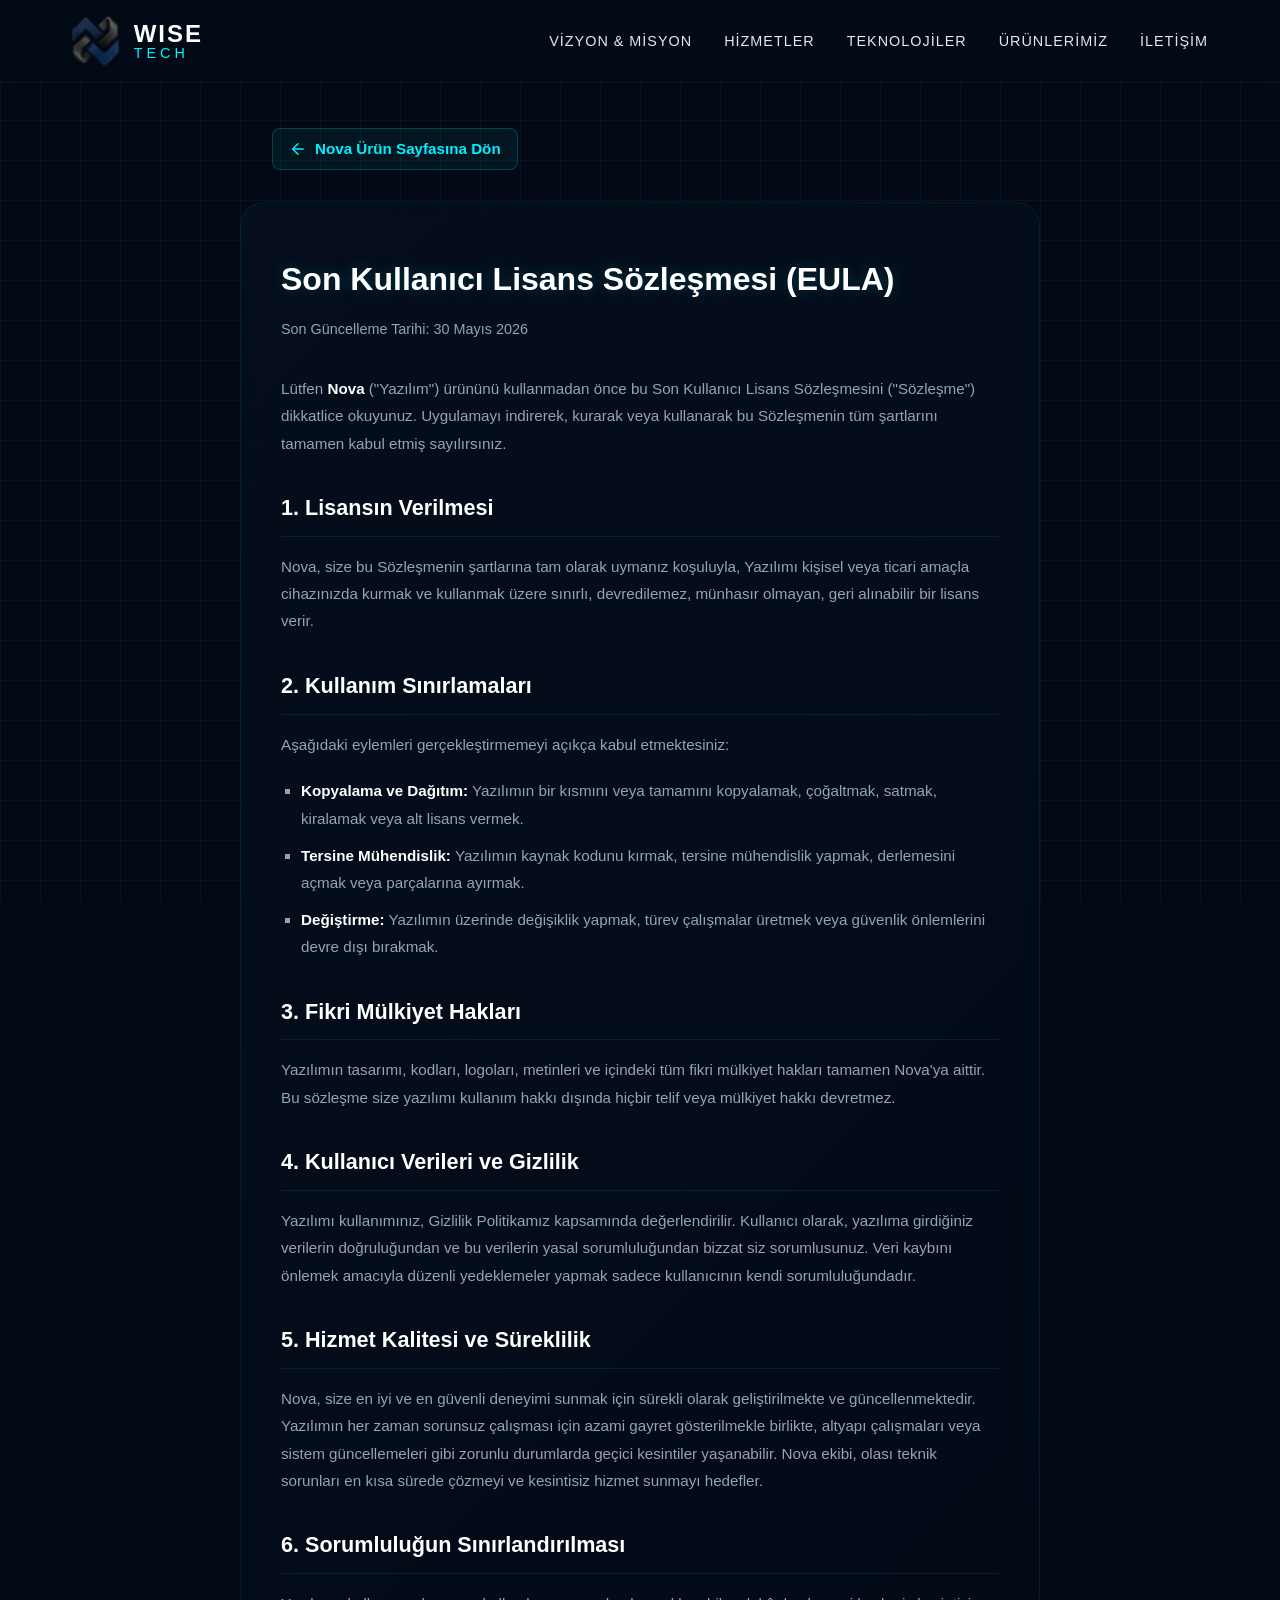
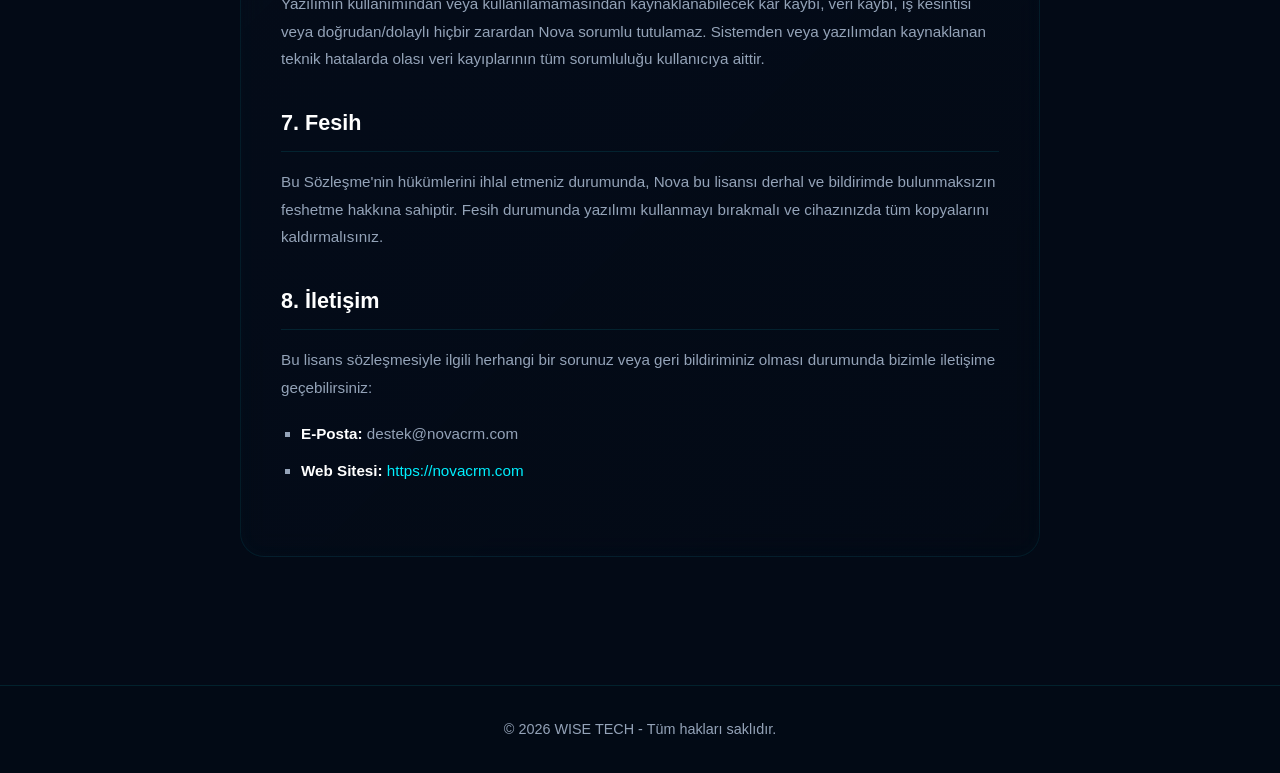
<file: urunlerimiz/nova/license_agreement_tr.html>
<!DOCTYPE html>
<html lang="tr">
<head>
    <meta charset="UTF-8">
    <meta name="viewport" content="width=device-width, initial-scale=1.0">
    <title>Son Kullanıcı Lisans Sözleşmesi (EULA) | Nova</title>
    <meta name="robots" content="noindex, nofollow">
    <link rel="icon" type="image/png" href="../../logo.png">
    <link rel="apple-touch-icon" href="../../logo.png">
    <link rel="stylesheet" href="../../style.css">
    <style>
        .back-btn-wrap {
            max-width: 800px;
            margin: 8rem auto 0 auto;
            padding: 0 2rem;
        }
        
        .back-btn {
            display: inline-flex;
            align-items: center;
            gap: 8px;
            color: var(--neon-blue);
            text-decoration: none;
            font-size: 0.95rem;
            font-weight: 600;
            transition: all 0.3s ease;
            padding: 0.5rem 1rem;
            background: rgba(0, 240, 255, 0.05);
            border: 1px solid rgba(0, 240, 255, 0.2);
            border-radius: 8px;
        }
        
        .back-btn:hover {
            background: var(--neon-blue);
            color: var(--bg-dark);
            box-shadow: 0 0 15px var(--neon-blue-glow);
            transform: translateX(-4px);
        }
        
        .back-btn svg {
            width: 18px;
            height: 18px;
            stroke: currentColor;
            fill: none;
            stroke-width: 2;
        }

        .doc-section {
            max-width: 800px;
            margin: 2rem auto 8rem auto;
            padding: 3rem 2.5rem;
            background: linear-gradient(135deg, rgba(10, 21, 38, 0.4) 0%, rgba(3, 10, 22, 0.6) 100%);
            border: 1px solid rgba(0, 240, 255, 0.08);
            border-radius: 24px;
            backdrop-filter: blur(12px);
            box-shadow: inset 0 0 20px rgba(0, 240, 255, 0.02);
            line-height: 1.8;
        }

        .doc-content h1 {
            color: #fff;
            font-size: 2rem;
            margin-bottom: 0.5rem;
            text-shadow: 0 0 15px rgba(0, 240, 255, 0.2);
        }
        
        .doc-subtitle {
            color: var(--text-muted);
            font-size: 0.9rem;
            margin-bottom: 2rem;
        }

        .doc-content h2 {
            color: #fff;
            font-size: 1.35rem;
            margin-top: 2rem;
            margin-bottom: 1rem;
            border-bottom: 1px solid rgba(0, 240, 255, 0.1);
            padding-bottom: 0.5rem;
        }
        
        .doc-content p {
            color: var(--text-muted);
            margin-bottom: 1.2rem;
            font-size: 0.95rem;
        }
        
        .doc-content ul {
            margin-bottom: 1.5rem;
            padding-left: 1.25rem;
            list-style-type: square;
        }
        
        .doc-content li {
            color: var(--text-muted);
            margin-bottom: 0.6rem;
            font-size: 0.95rem;
        }
        
        .doc-content strong {
            color: #fff;
        }
        
        .doc-content em {
            color: var(--neon-blue);
            font-style: normal;
        }
    </style>
</head>
<body>

    <!-- Üst Navigasyon -->
    <header>
        <nav>
            <a href="../../index.html" class="logo">
                <img src="../../logo.png" alt="Wise Tech Logo" class="logo-img" onerror="this.onerror=null; this.src='data:image/svg+xml;utf8,<svg xmlns=\'http://www.w3.org/2000/svg\' viewBox=\'0 0 100 100\'><path d=\'M25 50 L50 25 L75 50 L60 65 L50 55 L40 65 Z\' fill=\'%231c2e4a\'/><path d=\'M75 50 L50 75 L25 50 L40 35 L50 45 L60 35 Z\' fill=\'%23111\'/></svg>'">
                <div class="logo-text">WISE <span>TECH</span></div>
            </a>
            <ul class="nav-links">
                <li><a href="../../index.html#vizyon">Vizyon & Misyon</a></li>
                <li><a href="../../index.html#hizmetler">Hizmetler</a></li>
                <li><a href="../../index.html#teknolojiler">Teknolojiler</a></li>
                <li><a href="../../index.html#urunler">Ürünlerimiz</a></li>
                <li><a href="../../index.html#iletisim">İletişim</a></li>
            </ul>
        </nav>
    </header>

    <!-- Geri Dön Butonu -->
    <div class="back-btn-wrap">
        <a href="index.html" class="back-btn">
            <svg viewBox="0 0 24 24" stroke-linecap="round" stroke-linejoin="round">
                <line x1="19" y1="12" x2="5" y2="12"></line>
                <polyline points="12 19 5 12 12 5"></polyline>
            </svg>
            Nova Ürün Sayfasına Dön
        </a>
    </div>

    <!-- Döküman Alanı -->
    <section class="doc-section">
        <div class="doc-content">
            <h1>Son Kullanıcı Lisans Sözleşmesi (EULA)</h1>
            <div class="doc-subtitle">Son Güncelleme Tarihi: 30 Mayıs 2026</div>

            <p>Lütfen <strong>Nova</strong> ("Yazılım") ürününü kullanmadan önce bu Son Kullanıcı Lisans Sözleşmesini ("Sözleşme") dikkatlice okuyunuz. Uygulamayı indirerek, kurarak veya kullanarak bu Sözleşmenin tüm şartlarını tamamen kabul etmiş sayılırsınız.</p>

            <h2>1. Lisansın Verilmesi</h2>
            <p>Nova, size bu Sözleşmenin şartlarına tam olarak uymanız koşuluyla, Yazılımı kişisel veya ticari amaçla cihazınızda kurmak ve kullanmak üzere sınırlı, devredilemez, münhasır olmayan, geri alınabilir bir lisans verir.</p>

            <h2>2. Kullanım Sınırlamaları</h2>
            <p>Aşağıdaki eylemleri gerçekleştirmemeyi açıkça kabul etmektesiniz:</p>
            <ul>
                <li><strong>Kopyalama ve Dağıtım:</strong> Yazılımın bir kısmını veya tamamını kopyalamak, çoğaltmak, satmak, kiralamak veya alt lisans vermek.</li>
                <li><strong>Tersine Mühendislik:</strong> Yazılımın kaynak kodunu kırmak, tersine mühendislik yapmak, derlemesini açmak veya parçalarına ayırmak.</li>
                <li><strong>Değiştirme:</strong> Yazılımın üzerinde değişiklik yapmak, türev çalışmalar üretmek veya güvenlik önlemlerini devre dışı bırakmak.</li>
            </ul>

            <h2>3. Fikri Mülkiyet Hakları</h2>
            <p>Yazılımın tasarımı, kodları, logoları, metinleri ve içindeki tüm fikri mülkiyet hakları tamamen Nova'ya aittir. Bu sözleşme size yazılımı kullanım hakkı dışında hiçbir telif veya mülkiyet hakkı devretmez.</p>

            <h2>4. Kullanıcı Verileri ve Gizlilik</h2>
            <p>Yazılımı kullanımınız, Gizlilik Politikamız kapsamında değerlendirilir. Kullanıcı olarak, yazılıma girdiğiniz verilerin doğruluğundan ve bu verilerin yasal sorumluluğundan bizzat siz sorumlusunuz. Veri kaybını önlemek amacıyla düzenli yedeklemeler yapmak sadece kullanıcının kendi sorumluluğundadır.</p>

            <h2>5. Hizmet Kalitesi ve Süreklilik</h2>
            <p>Nova, size en iyi ve en güvenli deneyimi sunmak için sürekli olarak geliştirilmekte ve güncellenmektedir. Yazılımın her zaman sorunsuz çalışması için azami gayret gösterilmekle birlikte, altyapı çalışmaları veya sistem güncellemeleri gibi zorunlu durumlarda geçici kesintiler yaşanabilir. Nova ekibi, olası teknik sorunları en kısa sürede çözmeyi ve kesintisiz hizmet sunmayı hedefler.</p>

            <h2>6. Sorumluluğun Sınırlandırılması</h2>
            <p>Yazılımın kullanımından veya kullanılamamasından kaynaklanabilecek kâr kaybı, veri kaybı, iş kesintisi veya doğrudan/dolaylı hiçbir zarardan Nova sorumlu tutulamaz. Sistemden veya yazılımdan kaynaklanan teknik hatalarda olası veri kayıplarının tüm sorumluluğu kullanıcıya aittir.</p>

            <h2>7. Fesih</h2>
            <p>Bu Sözleşme'nin hükümlerini ihlal etmeniz durumunda, Nova bu lisansı derhal ve bildirimde bulunmaksızın feshetme hakkına sahiptir. Fesih durumunda yazılımı kullanmayı bırakmalı ve cihazınızda tüm kopyalarını kaldırmalısınız.</p>

            <h2>8. İletişim</h2>
            <p>Bu lisans sözleşmesiyle ilgili herhangi bir sorunuz veya geri bildiriminiz olması durumunda bizimle iletişime geçebilirsiniz:</p>
            <ul>
                <li><strong>E-Posta:</strong> destek@novacrm.com</li>
                <li><strong>Web Sitesi:</strong> <a href="https://novacrm.com" target="_blank" style="color: var(--neon-blue); text-decoration: none;">https://novacrm.com</a></li>
            </ul>
        </div>
    </section>

    <!-- Alt Bilgi -->
    <footer>
        <p>&copy; 2026 WISE TECH - Tüm hakları saklıdır.</p>
    </footer>

</body>
</html>
</file>
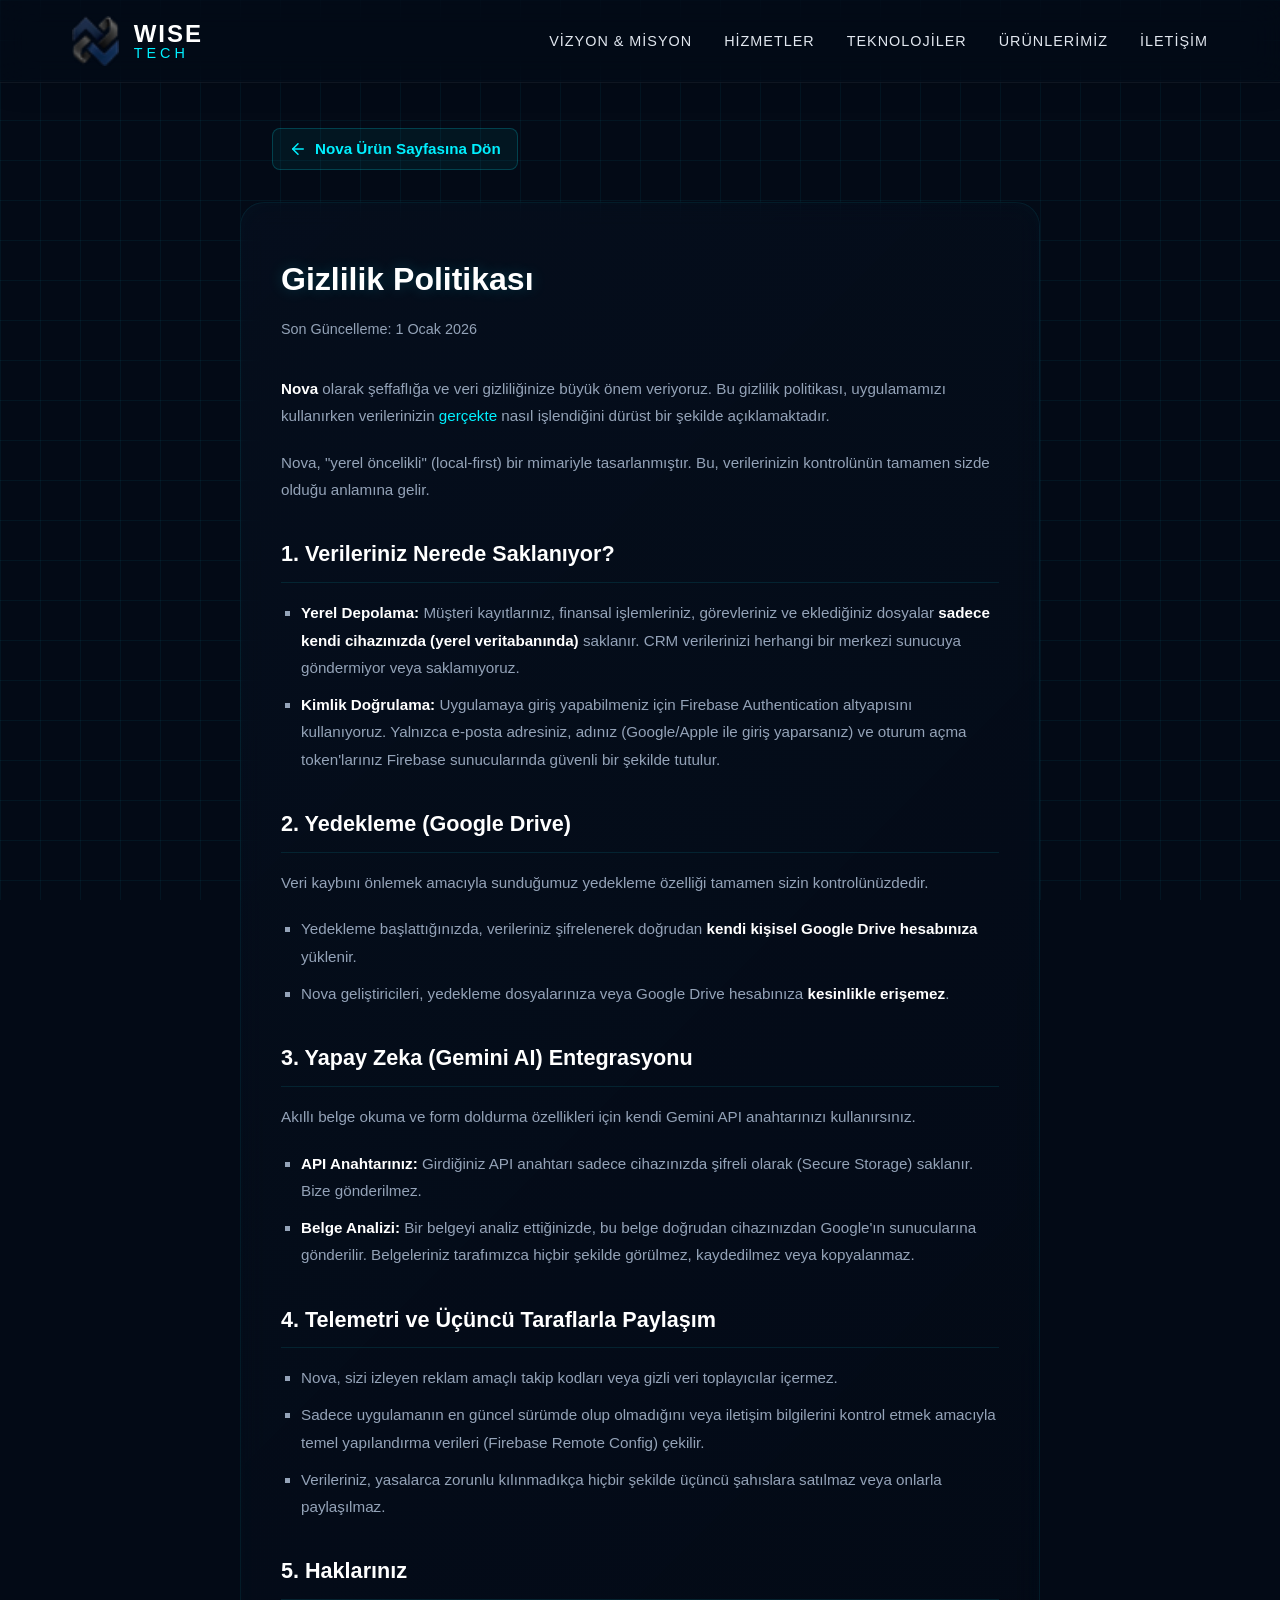
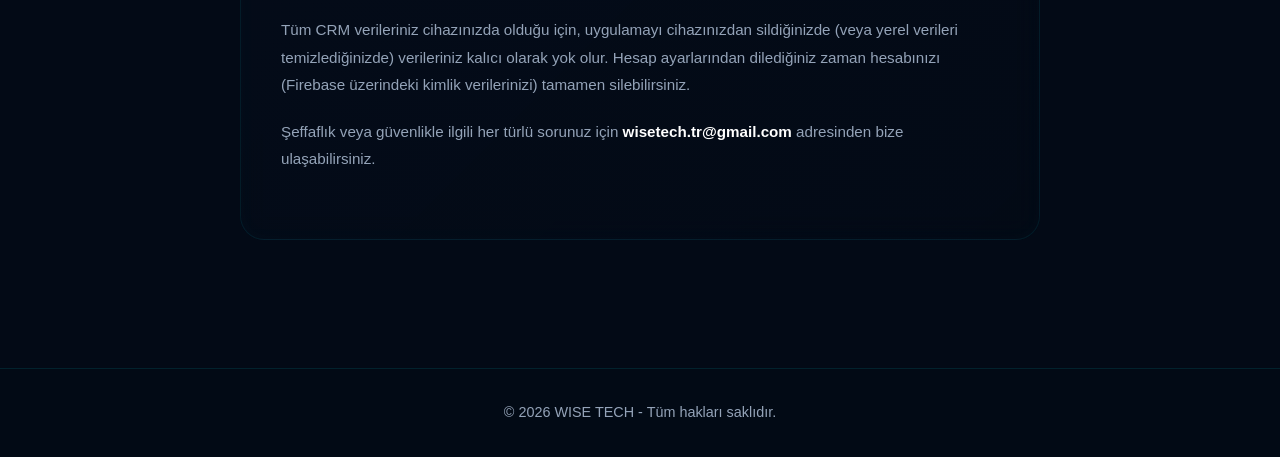
<file: urunlerimiz/nova/privacy_policy.html>
<!DOCTYPE html>
<html lang="tr">
<head>
    <meta charset="UTF-8">
    <meta name="viewport" content="width=device-width, initial-scale=1.0">
    <title>Gizlilik Politikası | Nova</title>
    <meta name="robots" content="noindex, nofollow">
    <link rel="icon" type="image/png" href="../../logo.png">
    <link rel="apple-touch-icon" href="../../logo.png">
    <link rel="stylesheet" href="../../style.css">
    <style>
        .back-btn-wrap {
            max-width: 800px;
            margin: 8rem auto 0 auto;
            padding: 0 2rem;
        }
        
        .back-btn {
            display: inline-flex;
            align-items: center;
            gap: 8px;
            color: var(--neon-blue);
            text-decoration: none;
            font-size: 0.95rem;
            font-weight: 600;
            transition: all 0.3s ease;
            padding: 0.5rem 1rem;
            background: rgba(0, 240, 255, 0.05);
            border: 1px solid rgba(0, 240, 255, 0.2);
            border-radius: 8px;
        }
        
        .back-btn:hover {
            background: var(--neon-blue);
            color: var(--bg-dark);
            box-shadow: 0 0 15px var(--neon-blue-glow);
            transform: translateX(-4px);
        }
        
        .back-btn svg {
            width: 18px;
            height: 18px;
            stroke: currentColor;
            fill: none;
            stroke-width: 2;
        }

        .doc-section {
            max-width: 800px;
            margin: 2rem auto 8rem auto;
            padding: 3rem 2.5rem;
            background: linear-gradient(135deg, rgba(10, 21, 38, 0.4) 0%, rgba(3, 10, 22, 0.6) 100%);
            border: 1px solid rgba(0, 240, 255, 0.08);
            border-radius: 24px;
            backdrop-filter: blur(12px);
            box-shadow: inset 0 0 20px rgba(0, 240, 255, 0.02);
            line-height: 1.8;
        }

        .doc-content h1 {
            color: #fff;
            font-size: 2rem;
            margin-bottom: 0.5rem;
            text-shadow: 0 0 15px rgba(0, 240, 255, 0.2);
        }
        
        .doc-subtitle {
            color: var(--text-muted);
            font-size: 0.9rem;
            margin-bottom: 2rem;
        }

        .doc-content h2 {
            color: #fff;
            font-size: 1.35rem;
            margin-top: 2rem;
            margin-bottom: 1rem;
            border-bottom: 1px solid rgba(0, 240, 255, 0.1);
            padding-bottom: 0.5rem;
        }
        
        .doc-content p {
            color: var(--text-muted);
            margin-bottom: 1.2rem;
            font-size: 0.95rem;
        }
        
        .doc-content ul {
            margin-bottom: 1.5rem;
            padding-left: 1.25rem;
            list-style-type: square;
        }
        
        .doc-content li {
            color: var(--text-muted);
            margin-bottom: 0.6rem;
            font-size: 0.95rem;
        }
        
        .doc-content strong {
            color: #fff;
        }
        
        .doc-content em {
            color: var(--neon-blue);
            font-style: normal;
        }
    </style>
</head>
<body>

    <!-- Üst Navigasyon -->
    <header>
        <nav>
            <a href="../../index.html" class="logo">
                <img src="../../logo.png" alt="Wise Tech Logo" class="logo-img" onerror="this.onerror=null; this.src='data:image/svg+xml;utf8,<svg xmlns=\'http://www.w3.org/2000/svg\' viewBox=\'0 0 100 100\'><path d=\'M25 50 L50 25 L75 50 L60 65 L50 55 L40 65 Z\' fill=\'%231c2e4a\'/><path d=\'M75 50 L50 75 L25 50 L40 35 L50 45 L60 35 Z\' fill=\'%23111\'/></svg>'">
                <div class="logo-text">WISE <span>TECH</span></div>
            </a>
            <ul class="nav-links">
                <li><a href="../../index.html#vizyon">Vizyon & Misyon</a></li>
                <li><a href="../../index.html#hizmetler">Hizmetler</a></li>
                <li><a href="../../index.html#teknolojiler">Teknolojiler</a></li>
                <li><a href="../../index.html#urunler">Ürünlerimiz</a></li>
                <li><a href="../../index.html#iletisim">İletişim</a></li>
            </ul>
        </nav>
    </header>

    <!-- Geri Dön Butonu -->
    <div class="back-btn-wrap">
        <a href="index.html" class="back-btn">
            <svg viewBox="0 0 24 24" stroke-linecap="round" stroke-linejoin="round">
                <line x1="19" y1="12" x2="5" y2="12"></line>
                <polyline points="12 19 5 12 12 5"></polyline>
            </svg>
            Nova Ürün Sayfasına Dön
        </a>
    </div>

    <!-- Döküman Alanı -->
    <section class="doc-section">
        <div class="doc-content">
            <h1>Gizlilik Politikası</h1>
            <div class="doc-subtitle">Son Güncelleme: 1 Ocak 2026</div>

            <p><strong>Nova</strong> olarak şeffaflığa ve veri gizliliğinize büyük önem veriyoruz. Bu gizlilik politikası, uygulamamızı kullanırken verilerinizin <em>gerçekte</em> nasıl işlendiğini dürüst bir şekilde açıklamaktadır.</p>
            
            <p>Nova, "yerel öncelikli" (local-first) bir mimariyle tasarlanmıştır. Bu, verilerinizin kontrolünün tamamen sizde olduğu anlamına gelir.</p>

            <h2>1. Verileriniz Nerede Saklanıyor?</h2>
            <ul>
                <li><strong>Yerel Depolama:</strong> Müşteri kayıtlarınız, finansal işlemleriniz, görevleriniz ve eklediğiniz dosyalar <strong>sadece kendi cihazınızda (yerel veritabanında)</strong> saklanır. CRM verilerinizi herhangi bir merkezi sunucuya göndermiyor veya saklamıyoruz.</li>
                <li><strong>Kimlik Doğrulama:</strong> Uygulamaya giriş yapabilmeniz için Firebase Authentication altyapısını kullanıyoruz. Yalnızca e-posta adresiniz, adınız (Google/Apple ile giriş yaparsanız) ve oturum açma token'larınız Firebase sunucularında güvenli bir şekilde tutulur.</li>
            </ul>

            <h2>2. Yedekleme (Google Drive)</h2>
            <p>Veri kaybını önlemek amacıyla sunduğumuz yedekleme özelliği tamamen sizin kontrolünüzdedir.</p>
            <ul>
                <li>Yedekleme başlattığınızda, verileriniz şifrelenerek doğrudan <strong>kendi kişisel Google Drive hesabınıza</strong> yüklenir.</li>
                <li>Nova geliştiricileri, yedekleme dosyalarınıza veya Google Drive hesabınıza <strong>kesinlikle erişemez</strong>.</li>
            </ul>

            <h2>3. Yapay Zeka (Gemini AI) Entegrasyonu</h2>
            <p>Akıllı belge okuma ve form doldurma özellikleri için kendi Gemini API anahtarınızı kullanırsınız.</p>
            <ul>
                <li><strong>API Anahtarınız:</strong> Girdiğiniz API anahtarı sadece cihazınızda şifreli olarak (Secure Storage) saklanır. Bize gönderilmez.</li>
                <li><strong>Belge Analizi:</strong> Bir belgeyi analiz ettiğinizde, bu belge doğrudan cihazınızdan Google'ın sunucularına gönderilir. Belgeleriniz tarafımızca hiçbir şekilde görülmez, kaydedilmez veya kopyalanmaz.</li>
            </ul>

            <h2>4. Telemetri ve Üçüncü Taraflarla Paylaşım</h2>
            <ul>
                <li>Nova, sizi izleyen reklam amaçlı takip kodları veya gizli veri toplayıcılar içermez.</li>
                <li>Sadece uygulamanın en güncel sürümde olup olmadığını veya iletişim bilgilerini kontrol etmek amacıyla temel yapılandırma verileri (Firebase Remote Config) çekilir.</li>
                <li>Verileriniz, yasalarca zorunlu kılınmadıkça hiçbir şekilde üçüncü şahıslara satılmaz veya onlarla paylaşılmaz.</li>
            </ul>

            <h2>5. Haklarınız</h2>
            <p>Tüm CRM verileriniz cihazınızda olduğu için, uygulamayı cihazınızdan sildiğinizde (veya yerel verileri temizlediğinizde) verileriniz kalıcı olarak yok olur. Hesap ayarlarından dilediğiniz zaman hesabınızı (Firebase üzerindeki kimlik verilerinizi) tamamen silebilirsiniz.</p>

            <p>Şeffaflık veya güvenlikle ilgili her türlü sorunuz için <strong>wisetech.tr@gmail.com</strong> adresinden bize ulaşabilirsiniz.</p>
        </div>
    </section>

    <!-- Alt Bilgi -->
    <footer>
        <p>&copy; 2026 WISE TECH - Tüm hakları saklıdır.</p>
    </footer>

</body>
</html>
</file>
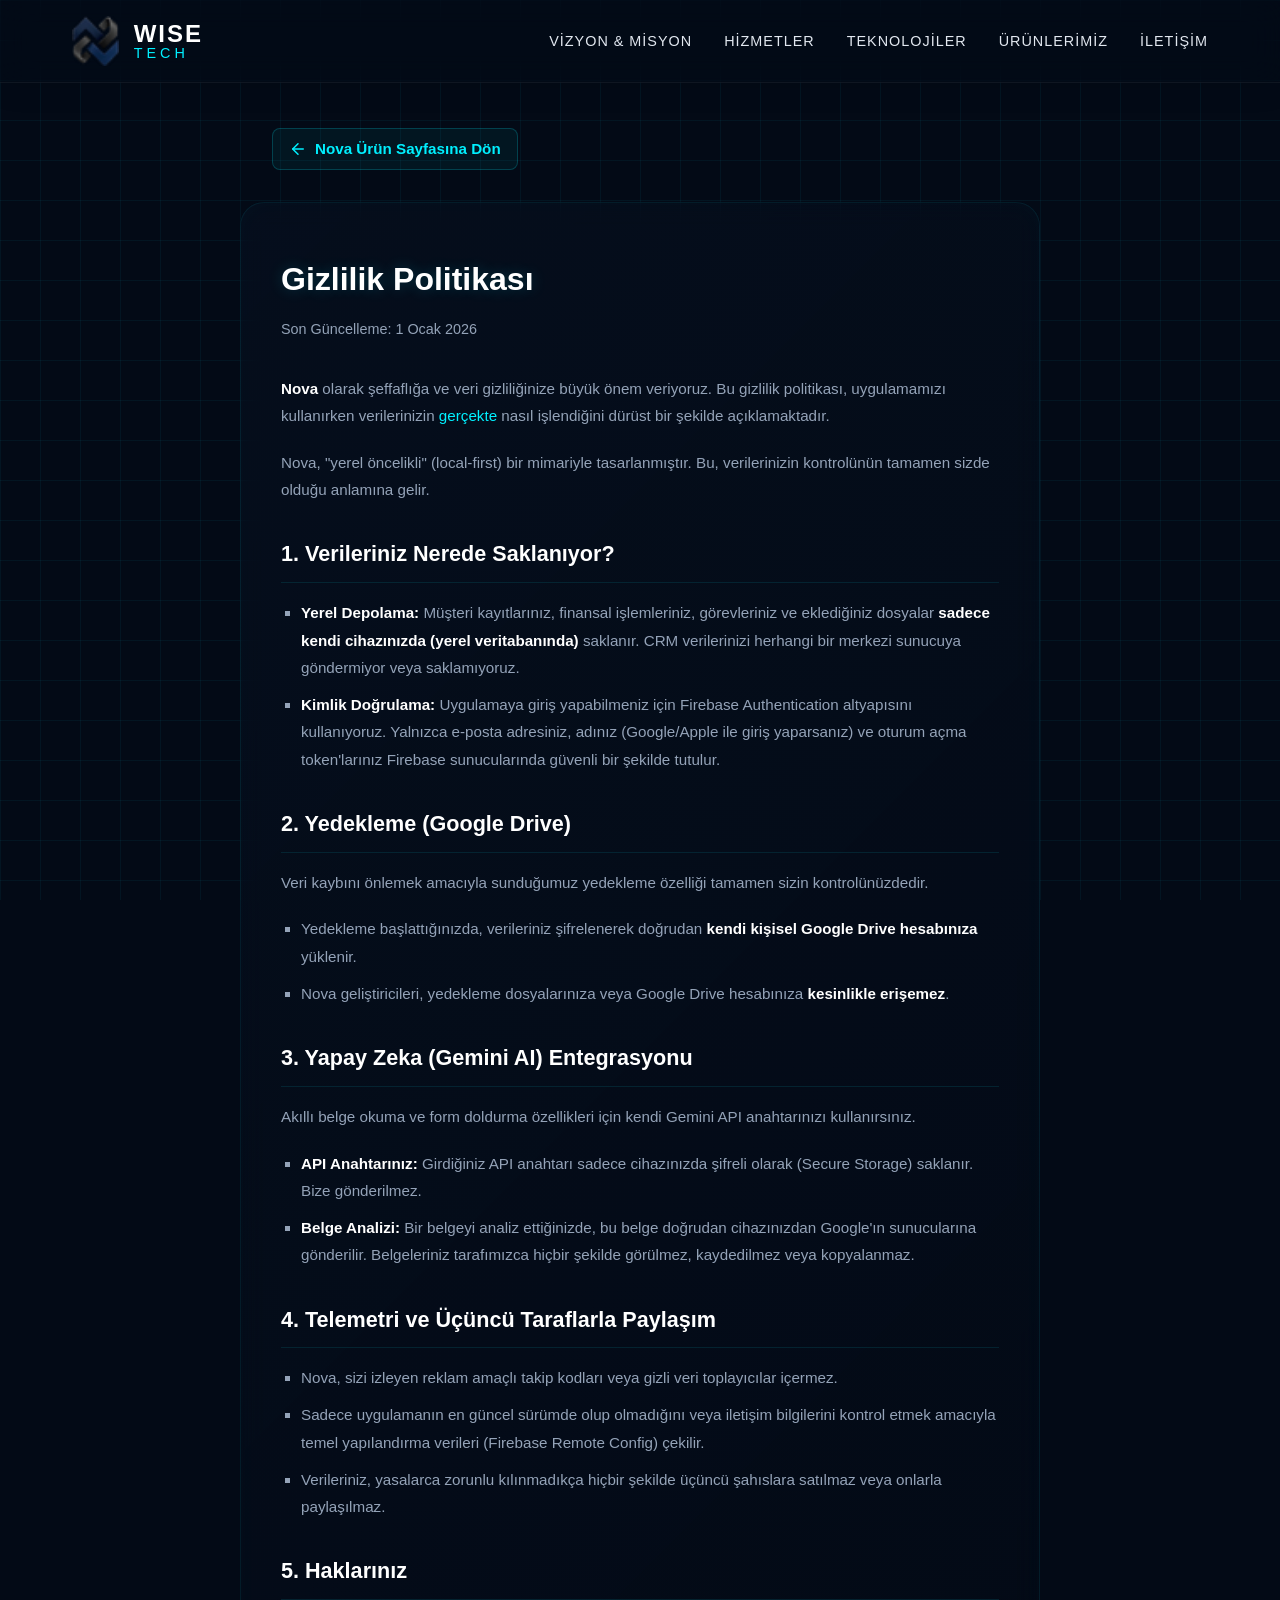
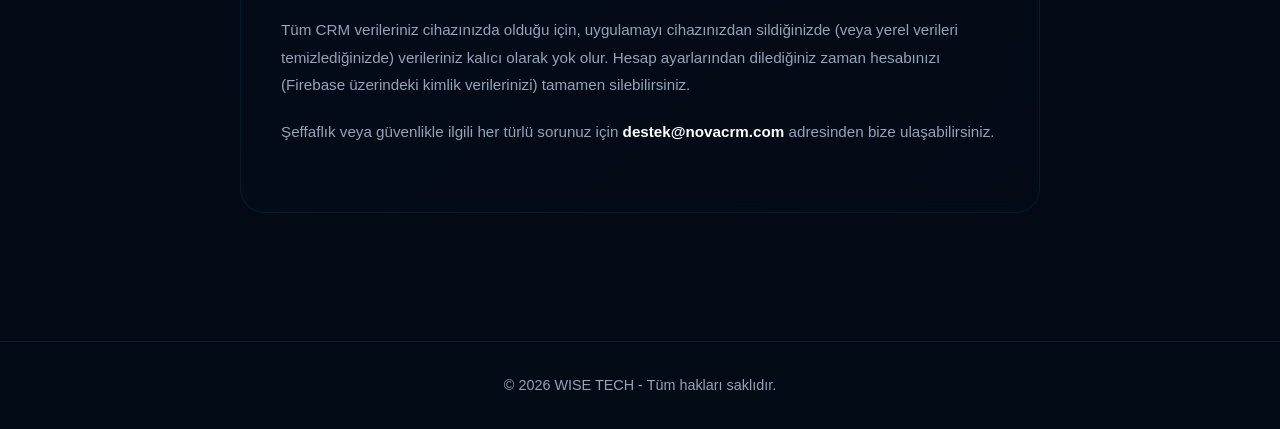
<file: urunlerimiz/nova/privacy_policy_tr.html>
<!DOCTYPE html>
<html lang="tr">
<head>
    <meta charset="UTF-8">
    <meta name="viewport" content="width=device-width, initial-scale=1.0">
    <title>Gizlilik Politikası | Nova</title>
    <meta name="robots" content="noindex, nofollow">
    <link rel="icon" type="image/png" href="../../logo.png">
    <link rel="apple-touch-icon" href="../../logo.png">
    <link rel="stylesheet" href="../../style.css">
    <style>
        .back-btn-wrap {
            max-width: 800px;
            margin: 8rem auto 0 auto;
            padding: 0 2rem;
        }
        
        .back-btn {
            display: inline-flex;
            align-items: center;
            gap: 8px;
            color: var(--neon-blue);
            text-decoration: none;
            font-size: 0.95rem;
            font-weight: 600;
            transition: all 0.3s ease;
            padding: 0.5rem 1rem;
            background: rgba(0, 240, 255, 0.05);
            border: 1px solid rgba(0, 240, 255, 0.2);
            border-radius: 8px;
        }
        
        .back-btn:hover {
            background: var(--neon-blue);
            color: var(--bg-dark);
            box-shadow: 0 0 15px var(--neon-blue-glow);
            transform: translateX(-4px);
        }
        
        .back-btn svg {
            width: 18px;
            height: 18px;
            stroke: currentColor;
            fill: none;
            stroke-width: 2;
        }

        .doc-section {
            max-width: 800px;
            margin: 2rem auto 8rem auto;
            padding: 3rem 2.5rem;
            background: linear-gradient(135deg, rgba(10, 21, 38, 0.4) 0%, rgba(3, 10, 22, 0.6) 100%);
            border: 1px solid rgba(0, 240, 255, 0.08);
            border-radius: 24px;
            backdrop-filter: blur(12px);
            box-shadow: inset 0 0 20px rgba(0, 240, 255, 0.02);
            line-height: 1.8;
        }

        .doc-content h1 {
            color: #fff;
            font-size: 2rem;
            margin-bottom: 0.5rem;
            text-shadow: 0 0 15px rgba(0, 240, 255, 0.2);
        }
        
        .doc-subtitle {
            color: var(--text-muted);
            font-size: 0.9rem;
            margin-bottom: 2rem;
        }

        .doc-content h2 {
            color: #fff;
            font-size: 1.35rem;
            margin-top: 2rem;
            margin-bottom: 1rem;
            border-bottom: 1px solid rgba(0, 240, 255, 0.1);
            padding-bottom: 0.5rem;
        }
        
        .doc-content p {
            color: var(--text-muted);
            margin-bottom: 1.2rem;
            font-size: 0.95rem;
        }
        
        .doc-content ul {
            margin-bottom: 1.5rem;
            padding-left: 1.25rem;
            list-style-type: square;
        }
        
        .doc-content li {
            color: var(--text-muted);
            margin-bottom: 0.6rem;
            font-size: 0.95rem;
        }
        
        .doc-content strong {
            color: #fff;
        }
        
        .doc-content em {
            color: var(--neon-blue);
            font-style: normal;
        }
    </style>
</head>
<body>

    <!-- Üst Navigasyon -->
    <header>
        <nav>
            <a href="../../index.html" class="logo">
                <img src="../../logo.png" alt="Wise Tech Logo" class="logo-img" onerror="this.onerror=null; this.src='data:image/svg+xml;utf8,<svg xmlns=\'http://www.w3.org/2000/svg\' viewBox=\'0 0 100 100\'><path d=\'M25 50 L50 25 L75 50 L60 65 L50 55 L40 65 Z\' fill=\'%231c2e4a\'/><path d=\'M75 50 L50 75 L25 50 L40 35 L50 45 L60 35 Z\' fill=\'%23111\'/></svg>'">
                <div class="logo-text">WISE <span>TECH</span></div>
            </a>
            <ul class="nav-links">
                <li><a href="../../index.html#vizyon">Vizyon & Misyon</a></li>
                <li><a href="../../index.html#hizmetler">Hizmetler</a></li>
                <li><a href="../../index.html#teknolojiler">Teknolojiler</a></li>
                <li><a href="../../index.html#urunler">Ürünlerimiz</a></li>
                <li><a href="../../index.html#iletisim">İletişim</a></li>
            </ul>
        </nav>
    </header>

    <!-- Geri Dön Butonu -->
    <div class="back-btn-wrap">
        <a href="index.html" class="back-btn">
            <svg viewBox="0 0 24 24" stroke-linecap="round" stroke-linejoin="round">
                <line x1="19" y1="12" x2="5" y2="12"></line>
                <polyline points="12 19 5 12 12 5"></polyline>
            </svg>
            Nova Ürün Sayfasına Dön
        </a>
    </div>

    <!-- Döküman Alanı -->
    <section class="doc-section">
        <div class="doc-content">
            <h1>Gizlilik Politikası</h1>
            <div class="doc-subtitle">Son Güncelleme: 1 Ocak 2026</div>

            <p><strong>Nova</strong> olarak şeffaflığa ve veri gizliliğinize büyük önem veriyoruz. Bu gizlilik politikası, uygulamamızı kullanırken verilerinizin <em>gerçekte</em> nasıl işlendiğini dürüst bir şekilde açıklamaktadır.</p>
            
            <p>Nova, "yerel öncelikli" (local-first) bir mimariyle tasarlanmıştır. Bu, verilerinizin kontrolünün tamamen sizde olduğu anlamına gelir.</p>

            <h2>1. Verileriniz Nerede Saklanıyor?</h2>
            <ul>
                <li><strong>Yerel Depolama:</strong> Müşteri kayıtlarınız, finansal işlemleriniz, görevleriniz ve eklediğiniz dosyalar <strong>sadece kendi cihazınızda (yerel veritabanında)</strong> saklanır. CRM verilerinizi herhangi bir merkezi sunucuya göndermiyor veya saklamıyoruz.</li>
                <li><strong>Kimlik Doğrulama:</strong> Uygulamaya giriş yapabilmeniz için Firebase Authentication altyapısını kullanıyoruz. Yalnızca e-posta adresiniz, adınız (Google/Apple ile giriş yaparsanız) ve oturum açma token'larınız Firebase sunucularında güvenli bir şekilde tutulur.</li>
            </ul>

            <h2>2. Yedekleme (Google Drive)</h2>
            <p>Veri kaybını önlemek amacıyla sunduğumuz yedekleme özelliği tamamen sizin kontrolünüzdedir.</p>
            <ul>
                <li>Yedekleme başlattığınızda, verileriniz şifrelenerek doğrudan <strong>kendi kişisel Google Drive hesabınıza</strong> yüklenir.</li>
                <li>Nova geliştiricileri, yedekleme dosyalarınıza veya Google Drive hesabınıza <strong>kesinlikle erişemez</strong>.</li>
            </ul>

            <h2>3. Yapay Zeka (Gemini AI) Entegrasyonu</h2>
            <p>Akıllı belge okuma ve form doldurma özellikleri için kendi Gemini API anahtarınızı kullanırsınız.</p>
            <ul>
                <li><strong>API Anahtarınız:</strong> Girdiğiniz API anahtarı sadece cihazınızda şifreli olarak (Secure Storage) saklanır. Bize gönderilmez.</li>
                <li><strong>Belge Analizi:</strong> Bir belgeyi analiz ettiğinizde, bu belge doğrudan cihazınızdan Google'ın sunucularına gönderilir. Belgeleriniz tarafımızca hiçbir şekilde görülmez, kaydedilmez veya kopyalanmaz.</li>
            </ul>

            <h2>4. Telemetri ve Üçüncü Taraflarla Paylaşım</h2>
            <ul>
                <li>Nova, sizi izleyen reklam amaçlı takip kodları veya gizli veri toplayıcılar içermez.</li>
                <li>Sadece uygulamanın en güncel sürümde olup olmadığını veya iletişim bilgilerini kontrol etmek amacıyla temel yapılandırma verileri (Firebase Remote Config) çekilir.</li>
                <li>Verileriniz, yasalarca zorunlu kılınmadıkça hiçbir şekilde üçüncü şahıslara satılmaz veya onlarla paylaşılmaz.</li>
            </ul>

            <h2>5. Haklarınız</h2>
            <p>Tüm CRM verileriniz cihazınızda olduğu için, uygulamayı cihazınızdan sildiğinizde (veya yerel verileri temizlediğinizde) verileriniz kalıcı olarak yok olur. Hesap ayarlarından dilediğiniz zaman hesabınızı (Firebase üzerindeki kimlik verilerinizi) tamamen silebilirsiniz.</p>

            <p>Şeffaflık veya güvenlikle ilgili her türlü sorunuz için <strong>destek@novacrm.com</strong> adresinden bize ulaşabilirsiniz.</p>
        </div>
    </section>

    <!-- Alt Bilgi -->
    <footer>
        <p>&copy; 2026 WISE TECH - Tüm hakları saklıdır.</p>
    </footer>

</body>
</html>
</file>
<file: style.css>
/* --- Değişkenler & Temel Ayarlar --- */
:root {
    --bg-dark: #030a16;
    --bg-card: #0a1526;
    --text-main: #e2e8f0;
    --text-muted: #94a3b8;
    --neon-blue: #00f0ff;
    --neon-blue-glow: rgba(0, 240, 255, 0.3);
    --neon-dark: #005f73;
    --circuit-line: rgba(0, 240, 255, 0.05);
}

* {
    margin: 0;
    padding: 0;
    box-sizing: border-box;
    font-family: 'Segoe UI', Roboto, Helvetica, Arial, sans-serif;
    scroll-behavior: smooth;
}

body {
    background-color: var(--bg-dark);
    color: var(--text-main);
    line-height: 1.6;
    /* Devre kartı ızgara deseni arka planı */
    background-image: 
        linear-gradient(var(--circuit-line) 1px, transparent 1px),
        linear-gradient(90deg, var(--circuit-line) 1px, transparent 1px);
    background-size: 40px 40px;
    background-attachment: fixed;
}

/* --- Navigasyon --- */
header {
    position: fixed;
    top: 0;
    width: 100%;
    background: rgba(3, 10, 22, 0.5);
    backdrop-filter: blur(16px);
    -webkit-backdrop-filter: blur(16px);
    border-bottom: 1px solid rgba(255, 255, 255, 0.05);
    box-shadow: 0 4px 30px rgba(0, 0, 0, 0.1);
    z-index: 1000;
}

nav {
    max-width: 1200px;
    margin: 0 auto;
    padding: 1rem 2rem;
    display: flex;
    justify-content: space-between;
    align-items: center;
}

.logo {
    font-size: 1.5rem;
    font-weight: 800;
    color: white;
    text-decoration: none;
    letter-spacing: 2px;
    display: flex;
    align-items: center;
    gap: 15px;
    line-height: 1;
}

.logo-img {
    height: 50px;
    width: auto;
    object-fit: contain;

}

.logo-text {
    display: flex;
    flex-direction: column;
}

.logo-text span {
    color: var(--neon-blue);
    font-size: 0.9rem;
    font-weight: 400;
    letter-spacing: 4px;
}

.nav-links {
    list-style: none;
    display: flex;
    gap: 2rem;
}

.nav-links a {
    color: var(--text-main);
    text-decoration: none;
    font-size: 0.9rem;
    text-transform: uppercase;
    letter-spacing: 1px;
    transition: all 0.3s ease;
    position: relative;
}

.nav-links a:hover {
    color: var(--neon-blue);
    text-shadow: 0 0 8px var(--neon-blue-glow);
}

/* --- Hero Section --- */
.hero {
    height: 100vh;
    display: flex;
    flex-direction: column;
    justify-content: center;
    align-items: center;
    text-align: center;
    padding: 0 2rem;
    position: relative;
    overflow: hidden;
}

/* Ortadaki parlama efekti */
.hero::before {
    content: '';
    position: absolute;
    width: 600px;
    height: 600px;
    background: radial-gradient(circle, rgba(0, 240, 255, 0.1) 0%, rgba(3, 10, 22, 0) 70%);
    top: 50%;
    left: 50%;
    transform: translate(-50%, -50%);
    z-index: -1;
    border-radius: 50%;
}

.hero h1 {
    font-size: 4rem;
    margin-bottom: 1rem;
    text-shadow: 0 0 20px rgba(0, 240, 255, 0.2);
    animation: fadeInDown 1s ease-out;
}

.hero h2 {
    font-size: 1.5rem;
    color: var(--neon-blue);
    font-weight: 300;
    margin-bottom: 2rem;
    letter-spacing: 2px;
    animation: fadeInUp 1s ease-out 0.3s both;
}

.hero p {
    max-width: 600px;
    color: var(--text-muted);
    margin-bottom: 3rem;
    animation: fadeInUp 1s ease-out 0.6s both;
}

.btn {
    display: inline-block;
    padding: 1rem 2.5rem;
    background: transparent;
    color: var(--neon-blue);
    border: 1px solid var(--neon-blue);
    text-decoration: none;
    font-size: 1rem;
    text-transform: uppercase;
    letter-spacing: 2px;
    position: relative;
    overflow: hidden;
    transition: all 0.3s ease;
    cursor: pointer;
    animation: fadeInUp 1s ease-out 0.9s both;
}

.btn:hover {
    background: var(--neon-blue);
    color: var(--bg-dark);
    box-shadow: 0 0 20px var(--neon-blue-glow);
}

/* --- Hizmetler Section --- */
.section {
    padding: 6rem 2rem;
    max-width: 1200px;
    margin: 0 auto;
}

.section-title {
    font-size: 2.5rem;
    margin-bottom: 3rem;
    text-align: center;
    position: relative;
    display: inline-block;
    left: 50%;
    transform: translateX(-50%);
}

.section-title::after {
    content: '';
    position: absolute;
    bottom: -10px;
    left: 0;
    width: 100%;
    height: 2px;
    background: linear-gradient(90deg, transparent, var(--neon-blue), transparent);
}

.services-grid {
    display: grid;
    grid-template-columns: repeat(auto-fit, minmax(250px, 1fr));
    gap: 2rem;
}

.service-card {
    background: rgba(10, 21, 38, 0.3);
    backdrop-filter: blur(12px);
    -webkit-backdrop-filter: blur(12px);
    box-shadow: 0 8px 32px 0 rgba(0, 0, 0, 0.3);
    border: 1px solid rgba(0, 240, 255, 0.15);
    border-top: 1px solid rgba(255, 255, 255, 0.08);
    border-left: 1px solid rgba(255, 255, 255, 0.08);
    padding: 2.5rem 2rem;
    border-radius: 16px;
    position: relative;
    overflow: hidden;
    transition: all 0.4s ease;
    text-align: center;
}

.service-card::before {
    content: '';
    position: absolute;
    top: 0;
    left: -100%;
    width: 100%;
    height: 2px;
    background: linear-gradient(90deg, transparent, var(--neon-blue));
    transition: all 0.5s ease;
}

.service-card:hover {
    transform: translateY(-5px);
    border-color: var(--neon-blue);
    box-shadow: 0 10px 30px rgba(0, 240, 255, 0.1);
}

.service-card:hover::before {
    left: 100%;
}

.service-icon {
    width: 60px;
    height: 60px;
    margin: 0 auto 1.5rem auto;
    fill: none;
    stroke: var(--neon-blue);
    stroke-width: 1.5;
    stroke-linecap: round;
    stroke-linejoin: round;
}

.service-card h3 {
    font-size: 1.2rem;
    margin-bottom: 1rem;
    color: #fff;
}

.service-card p {
    color: var(--text-muted);
    font-size: 0.9rem;
}

/* --- İletişim Section --- */
.contact-container {
    display: flex;
    flex-direction: column;
    align-items: center;
    background: rgba(10, 21, 38, 0.3);
    backdrop-filter: blur(12px);
    -webkit-backdrop-filter: blur(12px);
    box-shadow: 0 8px 32px 0 rgba(0, 0, 0, 0.3);
    border: 1px solid rgba(0, 240, 255, 0.15);
    border-top: 1px solid rgba(255, 255, 255, 0.08);
    border-left: 1px solid rgba(255, 255, 255, 0.08);
    padding: 4rem 2rem;
    border-radius: 16px;
    max-width: 800px;
    margin: 0 auto;
    text-align: center;
}

.contact-info {
    display: flex;
    flex-direction: column;
    gap: 1.5rem;
    width: 100%;
    margin-top: 2rem;
}

.contact-item {
    display: flex;
    align-items: center;
    justify-content: center;
    gap: 1rem;
}

.contact-item a {
    color: var(--text-main);
    text-decoration: none;
    font-size: 1.2rem;
    transition: color 0.3s ease;
}

.contact-item a:hover {
    color: var(--neon-blue);
    text-shadow: 0 0 5px var(--neon-blue-glow);
}

.contact-icon {
    width: 24px;
    height: 24px;
    stroke: var(--neon-blue);
    fill: none;
    stroke-width: 2;
}

/* --- Nova CRM Ürün Kartı --- */
.nova-product-card {
    display: grid;
    grid-template-columns: 1fr 1fr;
    gap: 3rem;
    align-items: center;
    background: rgba(10, 21, 38, 0.4);
    backdrop-filter: blur(16px);
    -webkit-backdrop-filter: blur(16px);
    border: 1px solid rgba(0, 240, 255, 0.15);
    border-radius: 24px;
    padding: 3.5rem;
    position: relative;
    overflow: hidden;
    margin-bottom: 2rem;
}

/* Köşe vurgu gradyanı */
.nova-product-card::before {
    content: '';
    position: absolute;
    top: 0; left: 0;
    width: 50%; height: 2px;
    background: linear-gradient(90deg, var(--neon-blue), transparent);
}
.nova-product-card::after {
    content: '';
    position: absolute;
    bottom: 0; right: 0;
    width: 50%; height: 2px;
    background: linear-gradient(270deg, var(--neon-blue), transparent);
}

/* Amiral gemisi rozeti */
.nova-badge {
    display: inline-flex;
    align-items: center;
    gap: 6px;
    font-size: 0.72rem;
    font-weight: 700;
    letter-spacing: 1.5px;
    text-transform: uppercase;
    color: var(--neon-blue);
    background: rgba(0, 240, 255, 0.08);
    border: 1px solid rgba(0, 240, 255, 0.25);
    border-radius: 50px;
    padding: 0.3rem 0.9rem;
    margin-bottom: 1.25rem;
}

/* Platform etiketleri */
.nova-platforms {
    display: flex;
    flex-wrap: wrap;
    gap: 0.5rem;
    margin-bottom: 1.25rem;
}
.nova-platforms span {
    font-size: 0.72rem;
    padding: 0.2rem 0.65rem;
    border-radius: 6px;
    background: rgba(255,255,255,0.04);
    border: 1px solid rgba(255,255,255,0.08);
    color: var(--text-muted);
}

/* Başlık */
.nova-info h3 {
    font-size: 2.8rem;
    font-weight: 800;
    color: #fff;
    letter-spacing: -1px;
    line-height: 1.1;
    margin-bottom: 1rem;
}
.nova-info h3 span {
    color: var(--neon-blue);
    text-shadow: 0 0 20px rgba(0, 240, 255, 0.4);
}

.nova-desc {
    color: var(--text-muted);
    font-size: 0.95rem;
    line-height: 1.8;
    margin-bottom: 1.75rem;
}
.nova-desc strong { color: var(--text-main); }

/* Özellik listesi */
.nova-features {
    list-style: none;
    display: flex;
    flex-direction: column;
    gap: 0.7rem;
    margin-bottom: 1.75rem;
}
.nova-features li {
    display: flex;
    align-items: flex-start;
    gap: 0.65rem;
    color: var(--text-main);
    font-size: 0.9rem;
    line-height: 1.5;
}
.nova-features li svg {
    width: 16px; height: 16px;
    stroke: var(--neon-blue);
    flex-shrink: 0;
    margin-top: 2px;
}
.nova-features li strong { color: #fff; }

/* Etiketler */
.nova-tags {
    display: flex;
    flex-wrap: wrap;
    gap: 0.5rem;
    margin-bottom: 2rem;
}
.nova-tags span {
    font-size: 0.72rem;
    padding: 0.25rem 0.75rem;
    border-radius: 50px;
    background: rgba(0, 240, 255, 0.06);
    border: 1px solid rgba(0, 240, 255, 0.2);
    color: var(--neon-blue);
    letter-spacing: 0.5px;
    font-weight: 600;
}

/* Aksiyon butonları */
.nova-actions { display: flex; gap: 1rem; }
.nova-btn-primary {
    padding: 0.85rem 2rem;
    background: var(--neon-blue);
    color: var(--bg-dark);
    border: none;
    border-radius: 10px;
    font-size: 0.9rem;
    font-weight: 700;
    letter-spacing: 1px;
    text-transform: uppercase;
    text-decoration: none;
    cursor: pointer;
    transition: all 0.3s ease;
    box-shadow: 0 0 20px rgba(0, 240, 255, 0.25);
}
.nova-btn-primary:hover {
    box-shadow: 0 0 35px rgba(0, 240, 255, 0.5);
    transform: translateY(-2px);
}
.nova-btn-secondary {
    padding: 0.85rem 2rem;
    background: transparent;
    color: var(--text-main);
    border: 1px solid rgba(255,255,255,0.15);
    border-radius: 10px;
    font-size: 0.9rem;
    font-weight: 600;
    letter-spacing: 1px;
    text-transform: uppercase;
    text-decoration: none;
    cursor: pointer;
    transition: all 0.3s ease;
}
.nova-btn-secondary:hover { border-color: var(--neon-blue); color: var(--neon-blue); }

/* ---- Mockup Ekran ---- */
.nova-visual { perspective: 1000px; }
.nova-screen {
    background: #060f1e;
    border: 1px solid rgba(0, 240, 255, 0.2);
    border-radius: 14px;
    overflow: hidden;
    box-shadow: 0 24px 60px rgba(0,0,0,0.5), 0 0 40px rgba(0, 240, 255, 0.06);
    transform: rotateY(-4deg) rotateX(2deg);
    transition: transform 0.5s ease;
}
.nova-product-card:hover .nova-screen { transform: rotateY(0deg) rotateX(0deg); }

.ns-topbar {
    display: flex;
    align-items: center;
    gap: 6px;
    padding: 0.6rem 1rem;
    background: #030a16;
    border-bottom: 1px solid rgba(0, 240, 255, 0.08);
}
.ns-dot { width: 10px; height: 10px; border-radius: 50%; display: inline-block; }
.ns-title { font-size: 0.72rem; color: var(--text-muted); margin-left: 0.5rem; letter-spacing: 0.5px; flex:1; }
.ns-offline-badge { font-size: 0.62rem; color: #22c55e; font-weight: 700; }

.ns-body { padding: 1rem; display: flex; flex-direction: column; gap: 0.75rem; }

.ns-stats { display: grid; grid-template-columns: repeat(3, 1fr); gap: 0.6rem; }
.ns-stat {
    background: rgba(0,240,255,0.04);
    border: 1px solid rgba(0,240,255,0.1);
    border-radius: 8px;
    padding: 0.6rem 0.75rem;
    display: flex; flex-direction: column; gap: 2px;
}
.ns-stat-val { font-size: 1rem; font-weight: 700; color: #fff; }
.ns-stat-lbl { font-size: 0.62rem; color: var(--text-muted); }
.ns-stat-up  { font-size: 0.65rem; color: #22c55e; font-weight: 600; }
.ns-stat-down{ font-size: 0.65rem; color: #f87171; font-weight: 600; }

.ns-chart { background: rgba(0,240,255,0.02); border: 1px solid rgba(0,240,255,0.08); border-radius: 8px; padding: 0.75rem; }
.ns-bar-label { font-size: 0.65rem; color: var(--text-muted); margin-bottom: 0.5rem; }
.ns-bars { display: flex; align-items: flex-end; gap: 5px; height: 44px; }
.ns-bar { flex: 1; height: var(--h); background: rgba(0,240,255,0.2); border-radius: 3px 3px 0 0; }
.ns-bar--active { background: var(--neon-blue); box-shadow: 0 0 8px rgba(0,240,255,0.4); }

/* Gemini AI satırı */
.ns-ai-row {
    display: flex; align-items: center; gap: 0.6rem;
    padding: 0.45rem 0.7rem;
    background: rgba(168,85,247,0.06);
    border: 1px solid rgba(168,85,247,0.2);
    border-radius: 8px;
}
.ns-ai-icon { font-size: 1rem; color: #a855f7; flex-shrink: 0; }
.ns-ai-text { display: flex; flex-direction: column; }
.ns-ai-text span { font-size: 0.7rem; font-weight: 600; color: #a855f7; }
.ns-ai-text small { font-size: 0.6rem; color: var(--text-muted); }

.ns-list { display: flex; flex-direction: column; gap: 0.35rem; }
.ns-list-row { display: flex; align-items: center; gap: 0.6rem; padding: 0.4rem 0.5rem; background: rgba(255,255,255,0.02); border-radius: 7px; }
.ns-avatar { width: 26px; height: 26px; border-radius: 50%; display: flex; align-items: center; justify-content: center; font-size: 0.58rem; font-weight: 700; flex-shrink: 0; }
.ns-list-info { flex: 1; display: flex; flex-direction: column; }
.ns-list-info b { font-size: 0.68rem; color: #fff; font-weight: 600; }
.ns-list-info small { font-size: 0.58rem; color: var(--text-muted); }
.ns-pill { font-size: 0.56rem; font-weight: 700; letter-spacing: 0.5px; text-transform: uppercase; padding: 0.15rem 0.45rem; border-radius: 50px; }
.ns-pill--warm   { background: rgba(251,146,60,0.15); color: #fb923c; }
.ns-pill--won    { background: rgba(34,197,94,0.15);  color: #22c55e; }
.ns-pill--new    { background: rgba(168,85,247,0.15); color: #a855f7; }

/* ---- Güvenlik & UI Şeridi ---- */
.nova-highlights {
    display: grid;
    grid-template-columns: repeat(4, 1fr);
    gap: 1rem;
    margin-bottom: 2.5rem;
    padding: 1.5rem 2rem;
    background: rgba(10,21,38,0.3);
    border: 1px solid rgba(0,240,255,0.08);
    border-radius: 16px;
}
.nova-hl-item {
    display: flex;
    align-items: center;
    gap: 0.75rem;
}
.nova-hl-item svg {
    width: 28px; height: 28px;
    stroke: var(--neon-blue);
    fill: none;
    stroke-width: 1.5;
    stroke-linecap: round;
    stroke-linejoin: round;
    flex-shrink: 0;
}
.nova-hl-item div { display: flex; flex-direction: column; gap: 2px; }
.nova-hl-item strong { font-size: 0.82rem; color: #fff; }
.nova-hl-item small  { font-size: 0.7rem; color: var(--text-muted); line-height: 1.4; }

/* ---- Modüller Grid ---- */
.nova-modules-wrap { margin-top: 0.5rem; }
.nova-modules-title {
    font-size: 1.1rem;
    font-weight: 700;
    color: var(--text-muted);
    text-align: center;
    letter-spacing: 2px;
    text-transform: uppercase;
    margin-bottom: 1.5rem;
}
.nova-modules-grid {
    display: grid;
    grid-template-columns: repeat(auto-fit, minmax(160px, 1fr));
    gap: 1rem;
}
.nova-module-card {
    background: rgba(10,21,38,0.3);
    border: 1px solid rgba(255,255,255,0.06);
    border-radius: 14px;
    padding: 1.5rem 1.25rem;
    text-align: center;
    transition: transform 0.3s ease, border-color 0.3s ease;
}
.nova-module-card:hover {
    transform: translateY(-4px);
    border-color: rgba(0,240,255,0.2);
}
.nm-icon {
    width: 48px; height: 48px;
    border-radius: 12px;
    display: flex; align-items: center; justify-content: center;
    margin: 0 auto 1rem;
    background: color-mix(in srgb, var(--c) 10%, transparent);
    border: 1px solid color-mix(in srgb, var(--c) 30%, transparent);
    color: var(--c);
}
.nm-icon svg { width: 22px; height: 22px; stroke: currentColor; fill: none; stroke-width: 1.5; stroke-linecap: round; stroke-linejoin: round; }
.nova-module-card h5 { font-size: 0.85rem; font-weight: 700; color: #fff; margin-bottom: 0.4rem; }
.nova-module-card p  { font-size: 0.72rem; color: var(--text-muted); line-height: 1.5; }

/* Responsive */
@media (max-width: 1024px) { .nova-highlights { grid-template-columns: repeat(2, 1fr); } }
@media (max-width: 900px) {
    .nova-product-card { grid-template-columns: 1fr; padding: 2rem; gap: 2rem; }
    .nova-screen { transform: none !important; }
    .nova-info h3 { font-size: 2rem; }
    .nova-highlights { grid-template-columns: repeat(2, 1fr); }
}
@media (max-width: 600px) {
    .nova-highlights { grid-template-columns: 1fr; }
    .nova-modules-grid { grid-template-columns: repeat(2, 1fr); }
}

/* --- Product Card Link Wrapper --- */
.product-card-link {
    text-decoration: none;
    color: inherit;
    display: block;
}

/* --- Eski filtre / kart CSS (ilerideki ürünler için tutuldu) --- */
.products-filter {
    display: flex;
    justify-content: center;
    flex-wrap: wrap;
    gap: 0.75rem;
    margin-bottom: 3rem;
}

.filter-btn {
    padding: 0.55rem 1.5rem;
    background: transparent;
    color: var(--text-muted);
    border: 1px solid rgba(0, 240, 255, 0.2);
    border-radius: 50px;
    font-size: 0.85rem;
    letter-spacing: 1px;
    cursor: pointer;
    transition: all 0.3s ease;
    text-transform: uppercase;
}

.filter-btn:hover,
.filter-btn.active {
    background: var(--neon-blue);
    color: var(--bg-dark);
    border-color: var(--neon-blue);
    box-shadow: 0 0 14px rgba(0, 240, 255, 0.3);
    font-weight: 600;
}

.products-grid {
    display: grid;
    grid-template-columns: repeat(auto-fit, minmax(280px, 1fr));
    gap: 2rem;
    justify-content: center;
}

/* Kartı gizleme/gösterme animasyonu */
.product-card {
    background: rgba(10, 21, 38, 0.35);
    backdrop-filter: blur(12px);
    -webkit-backdrop-filter: blur(12px);
    border: 1px solid rgba(0, 240, 255, 0.12);
    border-radius: 18px;
    padding: 2rem 1.75rem 1.75rem;
    position: relative;
    overflow: hidden;
    display: flex;
    flex-direction: column;
    gap: 1rem;
    transition: transform 0.4s ease, box-shadow 0.4s ease, opacity 0.3s ease;
}

/* Kare Kart Tasarımı */
.product-card--square {
    aspect-ratio: 1 / 1;
    width: 100%;
    max-width: 360px;
    margin: 0 auto;
    display: flex;
    flex-direction: column;
    justify-content: space-between;
    padding: 1.5rem 1.25rem 1.25rem;
    gap: 0.6rem;
}

/* Kare kart içindeki eleman boyutlandırma optimizasyonları */
.product-card--square .product-icon-wrap {
    width: 44px;
    height: 44px;
    border-radius: 10px;
}
.product-card--square .product-icon-wrap svg {
    width: 20px;
    height: 20px;
}
.product-card--square h3 {
    font-size: 1.15rem;
}
.product-card--square p {
    font-size: 0.8rem;
    line-height: 1.5;
    margin-bottom: 0;
}
.product-card--square .product-tags {
    gap: 0.35rem;
}
.product-card--square .product-tags span {
    font-size: 0.65rem;
    padding: 0.15rem 0.5rem;
}
.product-card--square .product-btn {
    padding: 0.5rem 1.2rem;
    font-size: 0.8rem;
}

.product-card.hidden {
    display: none;
}

.product-card.fade-in {
    animation: cardFadeIn 0.4s ease both;
}

@keyframes cardFadeIn {
    from { opacity: 0; transform: translateY(20px) scale(0.97); }
    to   { opacity: 1; transform: translateY(0) scale(1); }
}

.product-card:hover {
    transform: translateY(-6px);
    box-shadow: 0 16px 40px rgba(0, 240, 255, 0.1);
    border-color: rgba(0, 240, 255, 0.35);
}

/* Üst parlama çizgisi */
.product-card::before {
    content: '';
    position: absolute;
    top: 0; left: 0;
    width: 100%; height: 2px;
    background: linear-gradient(90deg, transparent, var(--neon-blue), transparent);
    opacity: 0;
    transition: opacity 0.4s ease;
}

.product-card:hover::before { opacity: 1; }

/* Badge (kategori etiketi) */
.product-badge {
    position: absolute;
    top: 1.1rem; right: 1.1rem;
    font-size: 0.7rem;
    font-weight: 700;
    letter-spacing: 1.5px;
    text-transform: uppercase;
    padding: 0.25rem 0.75rem;
    border-radius: 50px;
    background: rgba(0, 240, 255, 0.1);
    color: var(--neon-blue);
    border: 1px solid rgba(0, 240, 255, 0.25);
}

.product-badge--mobil  { background: rgba(34,197,94,0.1);  color: #22c55e; border-color: rgba(34,197,94,0.25); }
.product-badge--ai     { background: rgba(168,85,247,0.1);  color: #a855f7; border-color: rgba(168,85,247,0.25); }
.product-badge--kurumsal { background: rgba(251,146,60,0.1); color: #fb923c; border-color: rgba(251,146,60,0.25); }

/* İkon sarmalayıcı */
.product-icon-wrap {
    width: 56px; height: 56px;
    border-radius: 14px;
    display: flex;
    align-items: center;
    justify-content: center;
    background: rgba(0, 240, 255, 0.08);
    border: 1px solid rgba(0, 240, 255, 0.2);
    color: var(--neon-blue);
    flex-shrink: 0;
}

.product-icon-wrap svg { width: 26px; height: 26px; }

.product-icon-wrap--mobil   { background: rgba(34,197,94,0.08);  border-color: rgba(34,197,94,0.2);   color: #22c55e; }
.product-icon-wrap--ai      { background: rgba(168,85,247,0.08); border-color: rgba(168,85,247,0.2);  color: #a855f7; }
.product-icon-wrap--kurumsal{ background: rgba(251,146,60,0.08); border-color: rgba(251,146,60,0.2);  color: #fb923c; }

/* Ürün başlık & açıklama */
.product-card h3 {
    font-size: 1.2rem;
    font-weight: 700;
    color: #fff;
}

.product-card > p {
    color: var(--text-muted);
    font-size: 0.875rem;
    line-height: 1.75;
    flex: 1;
}

/* Etiketler */
.product-tags {
    display: flex;
    flex-wrap: wrap;
    gap: 0.5rem;
}

.product-tags span {
    font-size: 0.72rem;
    padding: 0.2rem 0.65rem;
    border-radius: 50px;
    background: rgba(255,255,255,0.04);
    border: 1px solid rgba(255,255,255,0.1);
    color: var(--text-muted);
    letter-spacing: 0.5px;
}

/* Demo butonu */
.product-btn {
    display: inline-block;
    text-align: center;
    padding: 0.65rem 1.5rem;
    border-radius: 8px;
    font-size: 0.85rem;
    font-weight: 600;
    letter-spacing: 1px;
    text-decoration: none;
    text-transform: uppercase;
    background: rgba(0, 240, 255, 0.08);
    color: var(--neon-blue);
    border: 1px solid rgba(0, 240, 255, 0.3);
    transition: all 0.3s ease;
}

.product-btn:hover {
    background: var(--neon-blue);
    color: var(--bg-dark);
    box-shadow: 0 0 16px rgba(0, 240, 255, 0.3);
}

.product-btn--mobil    { background: rgba(34,197,94,0.08);  color: #22c55e; border-color: rgba(34,197,94,0.3); }
.product-btn--mobil:hover    { background: #22c55e;  color: #030a16; box-shadow: 0 0 16px rgba(34,197,94,0.35); }
.product-btn--ai       { background: rgba(168,85,247,0.08); color: #a855f7; border-color: rgba(168,85,247,0.3); }
.product-btn--ai:hover       { background: #a855f7;  color: #030a16; box-shadow: 0 0 16px rgba(168,85,247,0.35); }
.product-btn--kurumsal { background: rgba(251,146,60,0.08); color: #fb923c; border-color: rgba(251,146,60,0.3); }
.product-btn--kurumsal:hover { background: #fb923c;  color: #030a16; box-shadow: 0 0 16px rgba(251,146,60,0.35); }

/* --- Vizyon & Misyon Section --- */
.vm-grid {
    display: grid;
    grid-template-columns: 1fr 1fr;
    gap: 2rem;
}

.vm-card {
    background: rgba(10, 21, 38, 0.3);
    backdrop-filter: blur(12px);
    -webkit-backdrop-filter: blur(12px);
    box-shadow: 0 8px 32px 0 rgba(0, 0, 0, 0.3);
    border: 1px solid rgba(0, 240, 255, 0.15);
    border-top: 1px solid rgba(255, 255, 255, 0.08);
    border-left: 1px solid rgba(255, 255, 255, 0.08);
    padding: 3rem 2.5rem;
    border-radius: 16px;
    position: relative;
    overflow: hidden;
    transition: transform 0.4s ease, box-shadow 0.4s ease;
}

/* Vizyon — sol üst köşeden neon mavi vurgu */
.vm-card--vision::after {
    content: '';
    position: absolute;
    top: 0;
    left: 0;
    width: 60%;
    height: 2px;
    background: linear-gradient(90deg, var(--neon-blue), transparent);
}

/* Misyon — sağ üst köşeden mor vurgu */
.vm-card--mission::after {
    content: '';
    position: absolute;
    top: 0;
    right: 0;
    width: 60%;
    height: 2px;
    background: linear-gradient(270deg, #a855f7, transparent);
}

.vm-card:hover {
    transform: translateY(-5px);
    box-shadow: 0 12px 35px rgba(0, 240, 255, 0.08);
}

.vm-icon-wrap {
    width: 64px;
    height: 64px;
    border-radius: 50%;
    display: flex;
    align-items: center;
    justify-content: center;
    margin-bottom: 1.5rem;
    background: rgba(0, 240, 255, 0.06);
    border: 1px solid rgba(0, 240, 255, 0.2);
}

.vm-card--mission .vm-icon-wrap {
    background: rgba(168, 85, 247, 0.06);
    border-color: rgba(168, 85, 247, 0.2);
}

.vm-icon {
    width: 32px;
    height: 32px;
    fill: none;
    stroke: var(--neon-blue);
    stroke-width: 1.5;
    stroke-linecap: round;
    stroke-linejoin: round;
}

.vm-card--mission .vm-icon {
    stroke: #a855f7;
}

.vm-card h3 {
    font-size: 1.4rem;
    font-weight: 700;
    color: #fff;
    margin-bottom: 1rem;
    letter-spacing: 0.5px;
}

.vm-card p {
    color: var(--text-muted);
    font-size: 0.95rem;
    line-height: 1.8;
}

/* --- Footer --- */
footer {
    text-align: center;
    padding: 2rem;
    border-top: 1px solid rgba(0, 240, 255, 0.1);
    margin-top: 4rem;
    background: rgba(3, 10, 22, 0.9);
    color: var(--text-muted);
    font-size: 0.9rem;
}

/* --- Animasyonlar --- */
@keyframes fadeInDown {
    from { opacity: 0; transform: translateY(-30px); }
    to   { opacity: 1; transform: translateY(0); }
}

@keyframes fadeInUp {
    from { opacity: 0; transform: translateY(30px); }
    to   { opacity: 1; transform: translateY(0); }
}

/* --- Responsive Tasarım --- */
@media (max-width: 768px) {
    .hero h1 { font-size: 2.5rem; }
    .hero h2 { font-size: 1.2rem; }
    .nav-links { display: none; }
    .section { padding: 4rem 1rem; }
    .contact-item { flex-direction: column; gap: 0.5rem; }
    .vm-grid { grid-template-columns: 1fr; }
}

/* --- Teknoloji Havuzu Section --- */
.tech-stack-section {
    padding: 6rem 2rem;
    max-width: 1200px;
    margin: 0 auto;
}

.tech-grid {
    display: grid;
    grid-template-columns: repeat(auto-fit, minmax(320px, 1fr));
    gap: 2.5rem;
    margin-top: 3rem;
}

.tech-category-card {
    background: rgba(10, 21, 38, 0.3);
    backdrop-filter: blur(12px);
    -webkit-backdrop-filter: blur(12px);
    box-shadow: 0 8px 32px 0 rgba(0, 0, 0, 0.3);
    border: 1px solid rgba(255, 255, 255, 0.06);
    border-top: 1px solid rgba(255, 255, 255, 0.08);
    border-left: 1px solid rgba(255, 255, 255, 0.08);
    padding: 2.5rem 2rem;
    border-radius: 20px;
    position: relative;
    overflow: hidden;
    transition: all 0.4s cubic-bezier(0.165, 0.84, 0.44, 1);
}

/* Hover durumunda kategoriye özel neon parlama ve renk vurguları */
.tech-category-card--ui:hover {
    border-color: var(--neon-blue);
    box-shadow: 0 12px 40px rgba(0, 240, 255, 0.15);
    transform: translateY(-5px);
}
.tech-category-card--server:hover {
    border-color: #22c55e;
    box-shadow: 0 12px 40px rgba(34, 197, 94, 0.15);
    transform: translateY(-5px);
}
.tech-category-card--ai:hover {
    border-color: #a855f7;
    box-shadow: 0 12px 40px rgba(168, 85, 247, 0.15);
    transform: translateY(-5px);
}

/* Üst şerit gradyanları */
.tech-category-card--ui::before {
    content: ''; position: absolute; top: 0; left: 0; width: 100%; height: 2px;
    background: linear-gradient(90deg, transparent, var(--neon-blue), transparent);
}
.tech-category-card--server::before {
    content: ''; position: absolute; top: 0; left: 0; width: 100%; height: 2px;
    background: linear-gradient(90deg, transparent, #22c55e, transparent);
}
.tech-category-card--ai::before {
    content: ''; position: absolute; top: 0; left: 0; width: 100%; height: 2px;
    background: linear-gradient(90deg, transparent, #a855f7, transparent);
}

.tech-category-card h3 {
    font-size: 1.4rem;
    font-weight: 700;
    color: #fff;
    margin-bottom: 1.5rem;
    letter-spacing: 0.5px;
    display: flex;
    align-items: center;
    gap: 10px;
}

.tech-category-card h3 svg {
    width: 24px; height: 24px;
    fill: none; stroke-width: 1.5;
    stroke-linecap: round; stroke-linejoin: round;
}
.tech-category-card--ui h3 svg { stroke: var(--neon-blue); }
.tech-category-card--server h3 svg { stroke: #22c55e; }
.tech-category-card--ai h3 svg { stroke: #a855f7; }

.tech-list {
    display: flex;
    flex-direction: column;
    gap: 1.5rem;
}

.tech-item {
    display: flex;
    gap: 1rem;
    align-items: flex-start;
}

.tech-icon-box {
    width: 48px;
    height: 48px;
    border-radius: 12px;
    display: flex;
    align-items: center;
    justify-content: center;
    flex-shrink: 0;
    transition: all 0.3s ease;
}

.tech-category-card--ui .tech-icon-box {
    background: rgba(0, 240, 255, 0.06);
    border: 1px solid rgba(0, 240, 255, 0.15);
    color: var(--neon-blue);
}
.tech-category-card--server .tech-icon-box {
    background: rgba(34, 197, 94, 0.06);
    border: 1px solid rgba(34, 197, 94, 0.15);
    color: #22c55e;
}
.tech-category-card--ai .tech-icon-box {
    background: rgba(168, 85, 247, 0.06);
    border: 1px solid rgba(168, 85, 247, 0.15);
    color: #a855f7;
}

/* Hoverda ikon parlaması */
.tech-category-card--ui .tech-item:hover .tech-icon-box {
    background: var(--neon-blue);
    color: var(--bg-dark);
    box-shadow: 0 0 12px rgba(0, 240, 255, 0.4);
}
.tech-category-card--server .tech-item:hover .tech-icon-box {
    background: #22c55e;
    color: var(--bg-dark);
    box-shadow: 0 0 12px rgba(34, 197, 94, 0.4);
}
.tech-category-card--ai .tech-item:hover .tech-icon-box {
    background: #a855f7;
    color: var(--bg-dark);
    box-shadow: 0 0 12px rgba(168, 85, 247, 0.4);
}

.tech-icon-box svg {
    width: 22px; height: 22px;
    fill: none; stroke: currentColor;
    stroke-width: 1.5;
    stroke-linecap: round; stroke-linejoin: round;
}

.tech-info {
    display: flex;
    flex-direction: column;
    gap: 0.25rem;
}

.tech-info h4 {
    font-size: 1rem;
    font-weight: 700;
    color: #fff;
}

.tech-info p {
    font-size: 0.8rem;
    color: var(--text-muted);
    line-height: 1.5;
}

/* Responsive Geliştirmeler */
@media (max-width: 900px) {
    .tech-grid {
        grid-template-columns: 1fr;
        gap: 2rem;
    }
}
</file>
